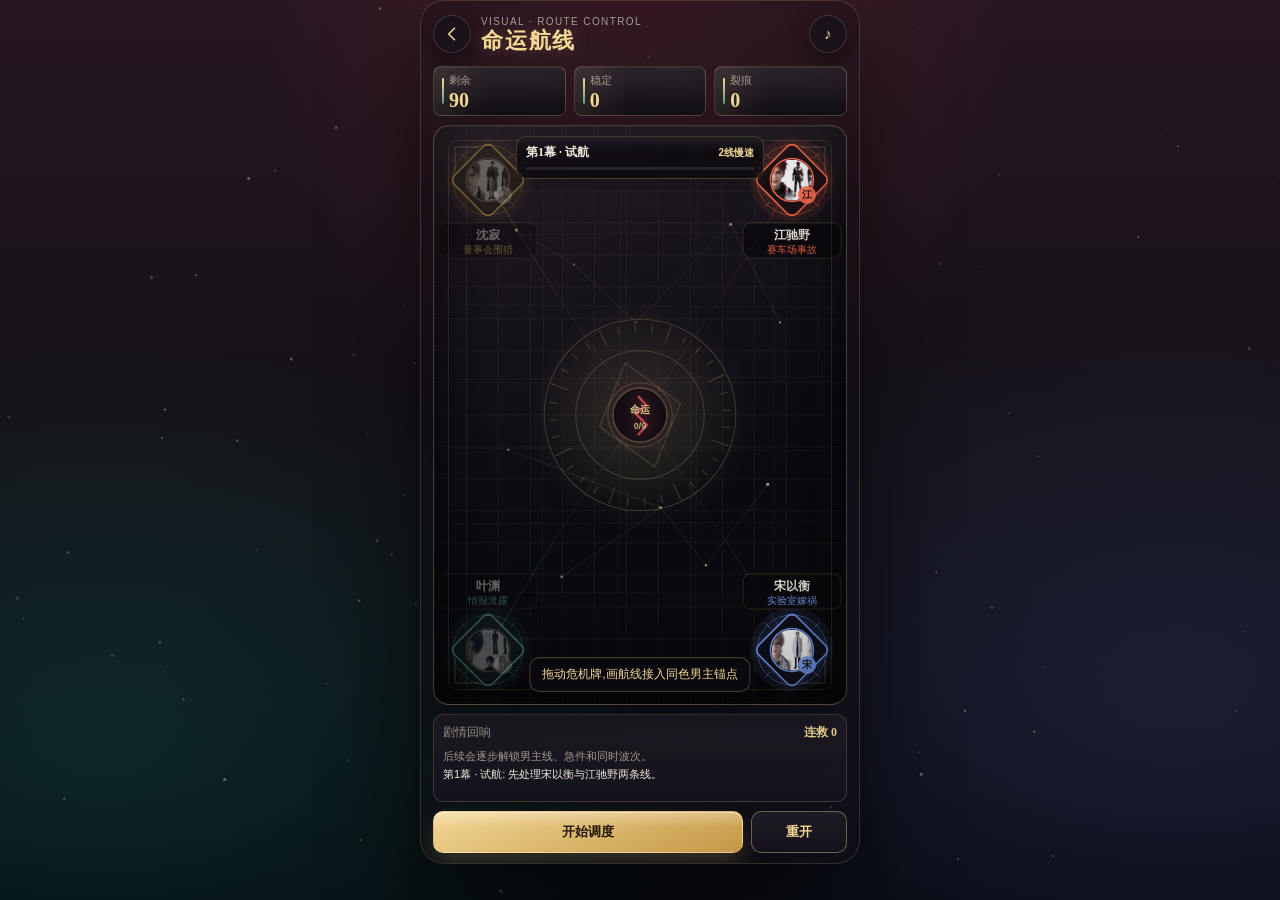
<file: dispatch/index.html>
<!DOCTYPE html>
<html lang="zh-CN">
<head>
<meta charset="UTF-8">
<meta name="viewport" content="width=device-width, initial-scale=1.0, maximum-scale=1.0, user-scalable=no, viewport-fit=cover">
<meta name="theme-color" content="#100e16">
<title>命运航线 · 可视化调度 Demo</title>
<link rel="stylesheet" href="dispatch.css?v=304">
</head>
<body>
<canvas id="sky" aria-hidden="true"></canvas>

<main class="app">
  <header class="topbar">
    <a class="icon-btn" href="../home/index.html" title="主界面">
      <svg viewBox="0 0 24 24" fill="none" stroke="currentColor" stroke-width="1.8"><path d="M15 5l-7 7 7 7" stroke-linecap="round" stroke-linejoin="round"/></svg>
    </a>
    <div class="title-block">
      <div class="eyebrow">VISUAL · ROUTE CONTROL</div>
      <h1>命运航线</h1>
    </div>
    <button class="icon-btn" id="btnSound" title="音效">♪</button>
  </header>

  <section class="status-grid" aria-label="调度状态">
    <div class="stat"><span>剩余</span><b id="timeText">90</b></div>
    <div class="stat"><span>稳定</span><b id="saveText">0</b></div>
    <div class="stat"><span>裂痕</span><b id="crackText">0</b></div>
  </section>

  <section class="stage-wrap" aria-label="命运航线调度区">
    <canvas id="stage"></canvas>
    <div class="level-strip" aria-label="当前关卡">
      <div class="level-row">
        <span id="levelName">第1幕 · 试航</span>
        <b id="levelRule">2线慢速</b>
      </div>
      <div class="level-meter"><i id="levelMeter"></i></div>
    </div>
    <div class="stage-hint" id="stageHint">拖动危机牌,画航线接入同色男主锚点</div>
  </section>

  <section class="log-panel" aria-label="剧情回响">
    <div class="panel-head">
      <span>剧情回响</span>
      <b id="comboText">连救 0</b>
    </div>
    <div class="log-feed" id="logFeed"></div>
  </section>

  <footer class="footer-row">
    <button class="main-btn" id="btnStart">开始调度</button>
    <button class="ghost-btn" id="btnRestart">重开</button>
  </footer>
</main>

<div class="toast" id="toast"></div>
<div class="overlay" id="overlay" aria-hidden="true">
  <div class="modal" id="modal"></div>
</div>

<script src="dispatch.js?v=309"></script>
</body>
</html>
</file>
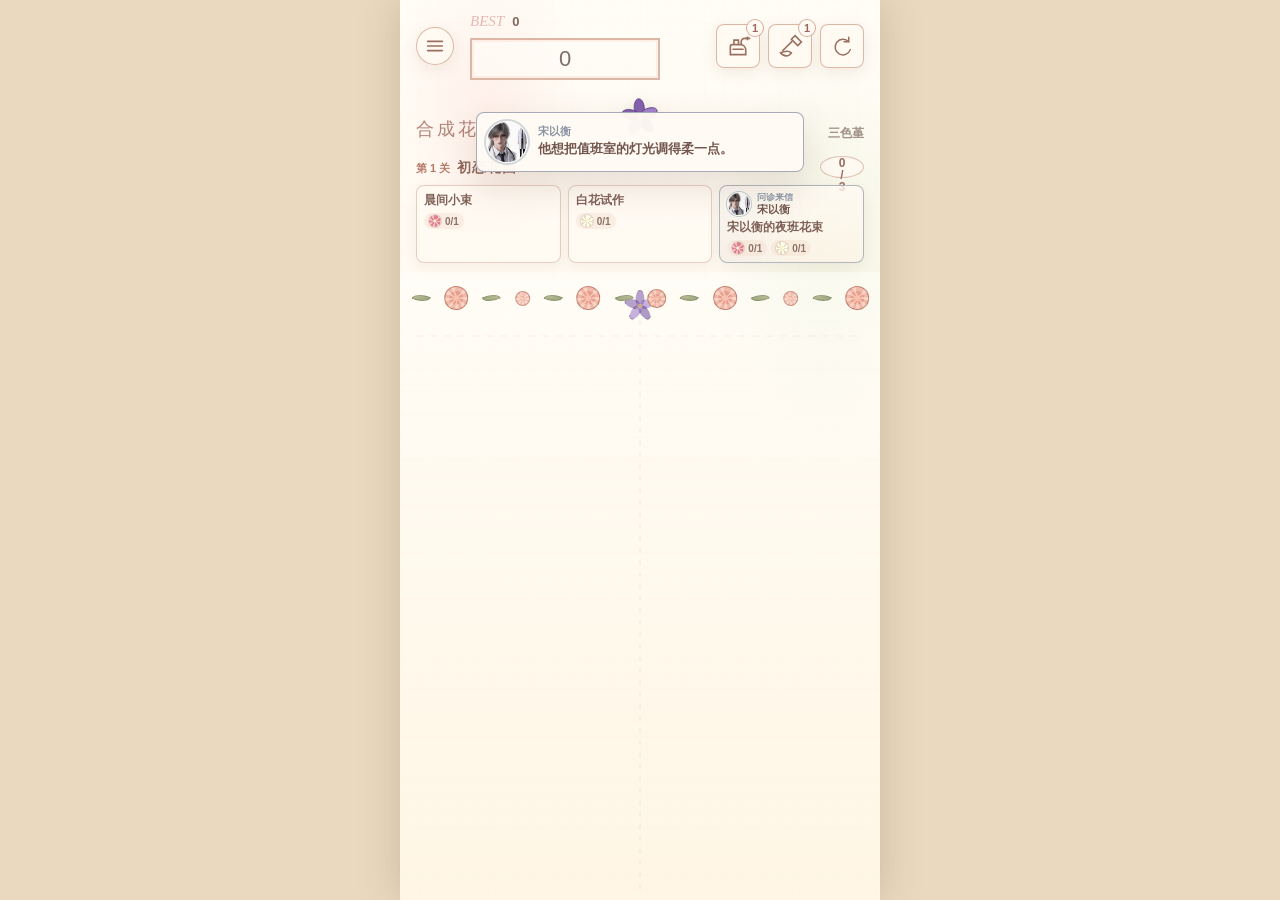
<file: flower/index.html>
<!DOCTYPE html>
<html lang="zh-CN">
<head>
<meta charset="UTF-8">
<meta name="viewport" content="width=device-width, initial-scale=1.0, maximum-scale=1.0, user-scalable=no, viewport-fit=cover">
<meta name="theme-color" content="#fbf6ea">
<title>合成花 · 内部演示</title>
<link rel="icon" href="data:image/svg+xml,%3Csvg xmlns='http://www.w3.org/2000/svg' viewBox='0 0 64 64'%3E%3Ccircle cx='32' cy='32' r='8' fill='%23f3cf66'/%3E%3Ccircle cx='24' cy='22' r='12' fill='%23dc8190'/%3E%3Ccircle cx='40' cy='22' r='12' fill='%23f6bcc1'/%3E%3Ccircle cx='22' cy='40' r='12' fill='%23b8a1dc'/%3E%3Ccircle cx='42' cy='40' r='12' fill='%238fb0e4'/%3E%3C/svg%3E">
<link rel="stylesheet" href="flower.css?v=007">
</head>
<body>
<main class="garden" id="garden">
  <header class="hud">
    <div class="hud-row">
      <a class="icon-btn" href="../merge/index.html" title="缀星合成">
        <svg viewBox="0 0 24 24" fill="none" stroke="currentColor" stroke-width="1.8">
          <path d="M4 7h16M4 12h16M4 17h16" stroke-linecap="round"/>
        </svg>
      </a>

      <div class="score-block">
        <div class="best-line"><span>BEST</span><b id="bestScore">0</b></div>
        <div class="score-box" id="scoreBox">0</div>
      </div>

      <div class="tools">
        <button class="tool-btn" id="btnSpray" title="喷壶">
          <span class="tool-count" id="sprayCount">1</span>
          <svg viewBox="0 0 32 32" fill="none" stroke="currentColor" stroke-width="1.8">
            <path d="M9 14h9c3.5 0 6 2.5 6 6v5H7v-9c0-1.1.9-2 2-2Z"/>
            <path d="M19 14v-3c0-2.2 1.8-4 4-4h2"/>
            <path d="M24 7h5M26 5v4M11 14V9h5v5"/>
            <path d="M10 19h11" stroke-linecap="round"/>
          </svg>
        </button>
        <button class="tool-btn" id="btnSpade" title="花铲">
          <span class="tool-count" id="spadeCount">1</span>
          <svg viewBox="0 0 32 32" fill="none" stroke="currentColor" stroke-width="1.8">
            <path d="M21 4l7 7-4 4-7-7 4-4Z"/>
            <path d="M18 10 7 21"/>
            <path d="M5 23c3.5 4.5 9 4.5 12 0-2.6-2.2-7-2.3-12 0Z"/>
          </svg>
        </button>
        <button class="tool-btn plain" id="btnRestart" title="重新开始">
          <svg viewBox="0 0 32 32" fill="none" stroke="currentColor" stroke-width="1.9">
            <path d="M24 10a10 10 0 1 0 2 10" stroke-linecap="round"/>
            <path d="M24 4v6h-6" stroke-linecap="round" stroke-linejoin="round"/>
          </svg>
        </button>
      </div>
    </div>

    <div class="next-row">
      <span class="brand">合成花</span>
      <canvas id="nextCanvas" width="74" height="74" aria-label="下一朵花"></canvas>
      <span class="tier-name" id="tierName">三色堇</span>
    </div>

    <section class="bouquet-panel" aria-label="今日花束">
      <div class="bouquet-head">
        <button class="level-info" id="btnLevelBook" title="关卡花册">
          <span><em id="levelTag">第 1 关</em><strong id="levelName">初恋花园</strong></span>
          <svg viewBox="0 0 24 24" fill="none" stroke="currentColor" stroke-width="2">
            <path d="m8 10 4 4 4-4" stroke-linecap="round" stroke-linejoin="round"/>
          </svg>
        </button>
        <b><span id="bouquetCount">0</span>/<span id="bouquetGoal">3</span></b>
      </div>
      <div class="bouquet-orders" id="bouquetOrders"></div>
    </section>
  </header>

  <section class="field-wrap" id="fieldWrap">
    <div class="garland" aria-hidden="true">
      <i class="rose small"></i><i class="leaf"></i><i class="rose"></i><i class="leaf flip"></i>
      <i class="rose tiny"></i><i class="leaf"></i><i class="rose"></i><i class="leaf flip"></i>
      <i class="rose small"></i><i class="leaf"></i><i class="rose"></i><i class="leaf flip"></i>
      <i class="rose tiny"></i><i class="leaf"></i><i class="rose"></i><i class="leaf flip"></i>
    </div>
    <canvas id="game"></canvas>
  </section>

  <div class="toast" id="toast"></div>
  <div class="overlay" id="overlay" aria-hidden="true">
    <div class="modal">
      <div class="modal-title" id="modalTitle">花园已满</div>
      <div class="modal-score"><span id="finalScore">0</span></div>
      <div class="modal-stats" id="modalStats"></div>
      <div class="modal-actions">
        <button class="modal-btn" id="btnNextLevel" hidden>下一关</button>
        <button class="modal-btn minor" id="btnAgain">再开一局</button>
        <button class="modal-btn minor" id="btnLevels">关卡花册</button>
      </div>
    </div>
  </div>

  <div class="level-overlay" id="levelOverlay" aria-hidden="true">
    <div class="level-modal">
      <div class="level-modal-head">
        <div>
          <span>花册</span>
          <strong>选择关卡</strong>
        </div>
        <button class="level-close" id="btnCloseLevels" title="关闭">
          <svg viewBox="0 0 24 24" fill="none" stroke="currentColor" stroke-width="2">
            <path d="M6 6l12 12M18 6 6 18" stroke-linecap="round"/>
          </svg>
        </button>
      </div>
      <div class="level-grid" id="levelGrid"></div>
    </div>
  </div>
</main>

<script src="flower.js?v=007"></script>
</body>
</html>
</file>
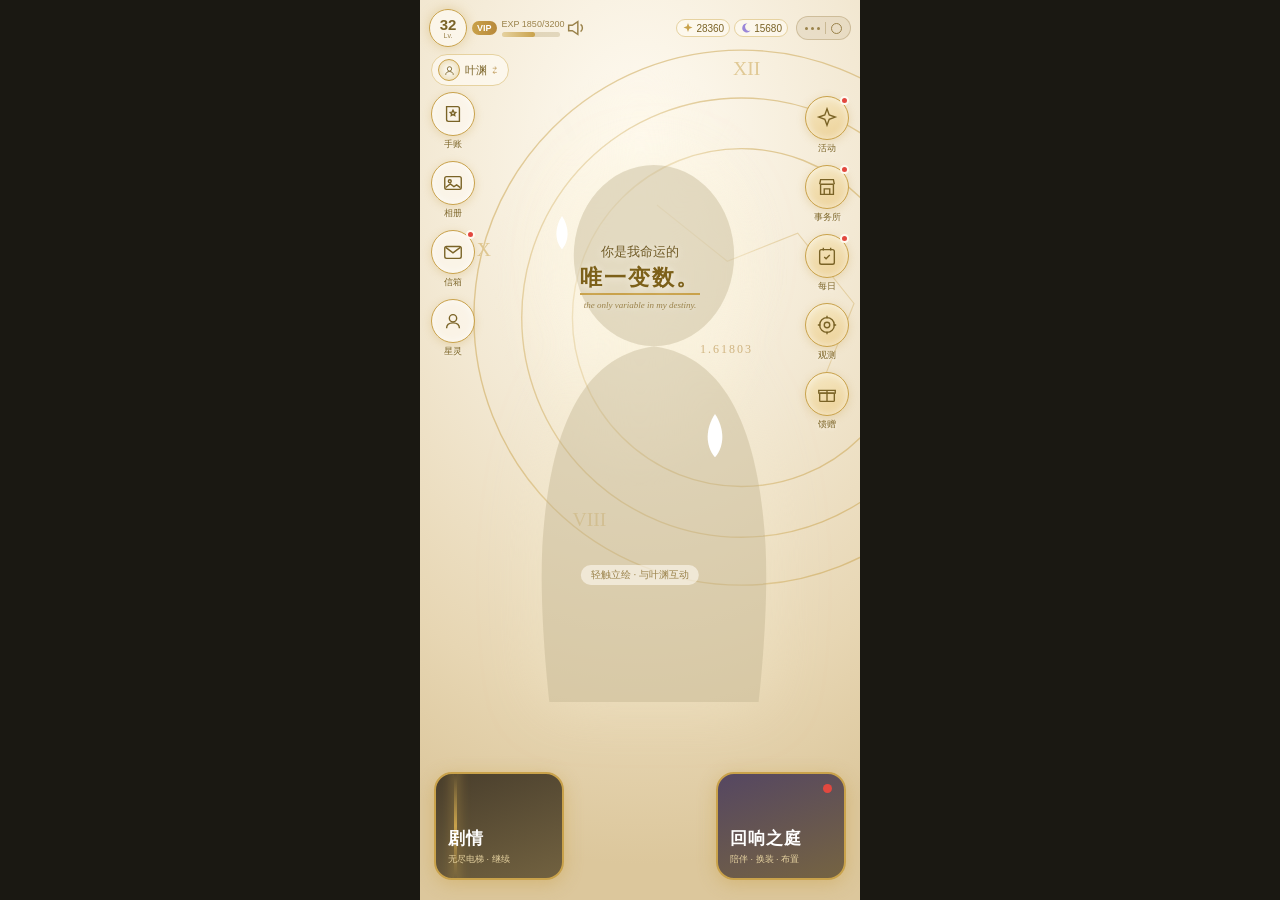
<file: home/index.html>
<!DOCTYPE html>
<html lang="zh-CN">
<head>
<meta charset="UTF-8">
<meta name="viewport" content="width=device-width, initial-scale=1.0, maximum-scale=1.0, user-scalable=no, viewport-fit=cover">
<meta name="theme-color" content="#efe6d4">
<title>星盘影游 · 主界面原型</title>
<style>
  :root{--gold:#c9a24b;--gold2:#bf9b5a;--gold-soft:#e6d2a0;--ink:#7a6326;--ink2:#9a824a;--white:#fffaf0}
  *{margin:0;padding:0;box-sizing:border-box;-webkit-tap-highlight-color:transparent}
  html,body{height:100%}
  body{font-family:"PingFang SC","Microsoft YaHei",-apple-system,sans-serif;background:#1a1812;display:flex;justify-content:center;overflow:hidden}
  .app{position:relative;width:100%;max-width:440px;height:100vh;height:100dvh;overflow:hidden;color:var(--ink);user-select:none;
    background:radial-gradient(120% 80% at 50% 16%, #fffbf2 0%, #f3e9d4 42%, #e7d6b3 78%, #dcc79c 100%)}

  /* ===== 立绘看板 = 家(根) ===== */
  .home{position:absolute;inset:0;z-index:10}
  .topbar{position:absolute;top:0;left:0;right:0;display:flex;align-items:center;gap:5px;padding:9px 9px;z-index:14}
  .lv{position:relative;width:38px;height:38px;flex:none;border-radius:50%;border:1.5px solid var(--gold);background:rgba(255,251,242,.7);display:flex;flex-direction:column;align-items:center;justify-content:center;box-shadow:0 0 12px rgba(201,162,75,.4);cursor:pointer}
  .lv b{font-size:15px;color:var(--ink);line-height:1}.lv span{font-size:7px;color:var(--ink2)}
  .exp{flex:none;width:58px}.exp .num{font-size:9px;color:var(--ink2);margin-bottom:3px;white-space:nowrap}
  .exp .bar{height:5px;border-radius:3px;background:rgba(154,130,74,.25);overflow:hidden}
  .exp .fill{height:100%;width:58%;background:linear-gradient(90deg,var(--gold-soft),var(--gold));border-radius:3px}
  .cur{margin-left:auto;display:flex;gap:4px;align-items:center}
  .coin{display:flex;align-items:center;gap:2px;background:rgba(255,251,242,.66);border:1px solid var(--gold-soft);border-radius:12px;padding:2px 5px;font-size:10px;color:var(--ink);white-space:nowrap}
  .coin svg{width:12px;height:12px;flex:none}
  .capsule{flex:none;display:flex;align-items:center;gap:3px;padding:5px 8px;border-radius:14px;border:1px solid rgba(154,130,74,.35);background:rgba(180,160,120,.18);margin-left:3px}
  .capsule .cd{width:3px;height:3px;border-radius:50%;background:var(--ink2)}
  .capsule .cdiv{width:1px;height:12px;background:rgba(154,130,74,.4);margin:0 2px}
  .capsule .cc{width:11px;height:11px;border-radius:50%;border:1.4px solid var(--ink2)}
  .vip{flex:none;font-size:9px;color:#fff;background:linear-gradient(90deg,#caa24b,#b8893a);border-radius:8px;padding:2px 5px;font-weight:600;cursor:pointer}
  .ann{width:22px;height:22px;flex:none;color:var(--ink2);cursor:pointer}

  .stage{position:absolute;inset:0;overflow:hidden}
  .astro{position:absolute;top:4%;left:50%;transform:translateX(-32%);width:128%;max-width:580px;opacity:.5;color:var(--gold);animation:spin 120s linear infinite}
  @keyframes spin{to{transform:translateX(-32%) rotate(360deg)}}
  .glow{position:absolute;top:6%;left:50%;transform:translateX(-50%);width:88%;height:62%;background:radial-gradient(50% 50% at 50% 40%, rgba(255,250,235,.9), rgba(255,245,220,.2) 60%, transparent 75%);filter:blur(2px)}
  .portrait{position:absolute;bottom:22%;left:50%;transform:translateX(-46%);height:62%;width:auto;color:#cabd9a;opacity:.5;filter:drop-shadow(0 0 30px rgba(245,235,205,.8))}
  .feather{position:absolute;color:#fff;animation:float 9s ease-in-out infinite}
  .feather.f1{top:24%;left:30%;width:20px}.feather.f2{top:46%;right:30%;width:26px;animation-delay:-4s}
  @keyframes float{0%,100%{transform:translateY(0) rotate(-6deg)}50%{transform:translateY(-16px) rotate(8deg)}}
  .ratio{position:absolute;top:38%;left:50%;transform:translateX(60px);font-family:Georgia,serif;font-size:12px;color:var(--gold2);letter-spacing:2px;opacity:.7}
  .quote{position:absolute;top:27%;left:50%;transform:translateX(-50%);text-align:center;text-shadow:0 1px 8px rgba(255,250,240,.9)}
  .quote .l1{font-size:13px;color:#6f5a26}.quote .l2{font-size:22px;font-weight:600;color:#7c6019;letter-spacing:2px;margin:2px 0 6px}
  .quote .l2 b{border-bottom:2px solid var(--gold);padding-bottom:3px}
  .quote .en{font-family:Georgia,serif;font-style:italic;font-size:9px;color:var(--ink2);line-height:1.5}
  .tap-portrait{position:absolute;left:25%;right:25%;top:38%;bottom:30%;z-index:11;cursor:pointer}
  .tap-hint{position:absolute;bottom:35%;left:50%;transform:translateX(-50%);font-size:10px;color:var(--ink2);background:rgba(255,251,242,.6);border-radius:10px;padding:3px 10px;z-index:11;animation:float 3s ease-in-out infinite}

  .charsw{position:absolute;left:11px;top:54px;display:flex;align-items:center;gap:5px;background:rgba(255,251,242,.7);border:1px solid var(--gold-soft);border-radius:16px;padding:4px 10px 4px 6px;z-index:13;cursor:pointer}
  .charsw .av{width:22px;height:22px;border-radius:50%;background:radial-gradient(#fff,#e8d6a8);border:1px solid var(--gold);display:flex;align-items:center;justify-content:center}
  .charsw .av svg{width:13px;height:13px;color:var(--ink)}
  .charsw .t{font-size:11px;color:var(--ink)}.charsw .sw{font-size:11px;color:var(--gold2)}

  /* 左上 低频列 / 右上 高频列 */
  .col{position:absolute;display:flex;flex-direction:column;gap:10px;z-index:13}
  .col.l{left:11px;top:92px}.col.r{right:11px;top:96px}
  .ico{display:flex;flex-direction:column;align-items:center;gap:2px;cursor:pointer;transition:transform .15s}.ico:active{transform:scale(.9)}
  .ico .disc{position:relative;width:44px;height:44px;border-radius:50%;border:1.5px solid var(--gold);background:rgba(255,251,242,.62);display:flex;align-items:center;justify-content:center;box-shadow:0 2px 9px rgba(201,162,75,.28), inset 0 0 8px rgba(255,255,255,.6)}
  .ico.hi .disc{background:linear-gradient(160deg,#f6e9c6,#ecd095)}
  .ico .disc svg{width:22px;height:22px;color:var(--ink)}
  .ico .lab{font-size:9px;color:var(--ink);font-weight:500;text-shadow:0 1px 4px rgba(255,250,240,.9)}
  .dot{position:absolute;top:-1px;right:-1px;width:9px;height:9px;border-radius:50%;background:#e2483f;border:2px solid var(--white)}

  /* 左下/右下 两大支柱 */
  .corner{position:absolute;bottom:20px;width:130px;height:108px;border-radius:18px;border:2px solid var(--gold);overflow:hidden;cursor:pointer;z-index:13;
    display:flex;flex-direction:column;justify-content:flex-end;padding:12px;box-shadow:0 4px 18px rgba(201,162,75,.45);transition:transform .15s}
  .corner:active{transform:scale(.96)}
  .corner.left{left:14px;background:linear-gradient(160deg,rgba(60,50,34,.92),rgba(95,80,48,.85))}
  .corner.right{right:14px;background:linear-gradient(160deg,rgba(70,56,90,.9),rgba(95,78,46,.82))}
  .corner .elev-line{position:absolute;left:18px;top:-8px;bottom:-8px;width:3px;background:linear-gradient(180deg,transparent,var(--gold),transparent);box-shadow:0 0 12px var(--gold)}
  .corner .t{font-size:17px;color:#fff;font-weight:600;letter-spacing:1px;position:relative}
  .corner .d{font-size:9px;color:#e6d2a0;margin-top:3px;position:relative}
  .corner .cdot{position:absolute;top:10px;right:12px;width:9px;height:9px;border-radius:50%;background:#e2483f}

  /* ===== 通用卡片 ===== */
  .panel{background:rgba(255,251,242,.72);border:1px solid var(--gold-soft);border-radius:14px;padding:14px;margin-bottom:12px;box-shadow:0 2px 12px rgba(201,162,75,.12)}
  .panel h3{font-size:13px;color:var(--ink);margin-bottom:10px;font-weight:600}
  .li{display:flex;align-items:center;justify-content:space-between;padding:10px 12px;border-radius:10px;background:rgba(234,221,191,.55);margin-bottom:8px;font-size:13px;color:var(--ink)}
  .li:last-child{margin-bottom:0}
  .li .r{display:flex;align-items:center;gap:5px;font-size:12px;color:#fff;background:var(--gold);border-radius:8px;padding:4px 10px;cursor:pointer}
  .li.hot{background:linear-gradient(90deg,#f3e2b8,#ecd095);border:1px solid var(--gold)}
  .pip{width:7px;height:7px;border-radius:50%;background:#e2483f;display:inline-block;margin-right:6px}
  .signrow{display:flex;gap:6px}
  .signcell{flex:1;aspect-ratio:1;border-radius:9px;border:1px solid var(--gold-soft);background:rgba(234,221,191,.5);display:flex;flex-direction:column;align-items:center;justify-content:center;font-size:10px;color:var(--ink2);gap:2px}
  .signcell.done{background:linear-gradient(180deg,#f3e2b8,#e7cf9a);color:var(--ink);border-color:var(--gold)}
  .signcell.today2{border:2px solid #e2483f}.signcell b{font-size:14px;color:var(--ink)}
  .work{display:flex;gap:12px;align-items:center;padding:14px;border-radius:14px;margin-bottom:12px;background:linear-gradient(120deg,rgba(50,42,28,.92),rgba(80,66,40,.85));color:#f3e7cc;cursor:pointer}
  .work .cover{width:64px;height:84px;border-radius:9px;flex:none;border:1px solid var(--gold);background:radial-gradient(60% 60% at 50% 30%, #6b5fa0, #2a2350)}
  .work h4{font-size:15px;color:#fff;margin-bottom:5px}.work p{font-size:11px;color:#d9c79f;line-height:1.5}
  .work .go{margin-top:7px;display:inline-block;font-size:11px;color:#1a1812;background:var(--gold-soft);border-radius:7px;padding:3px 10px}
  .gachacard{background:linear-gradient(160deg,rgba(60,50,32,.9),rgba(95,78,46,.85));border:1px solid var(--gold);border-radius:14px;padding:18px 14px;text-align:center;color:#f3e7cc;margin-bottom:12px}
  .gachacard h4{font-size:15px;color:#fff;margin-bottom:4px}.gachacard p{font-size:11px;color:#d9c79f;margin-bottom:14px}
  .gbtns{display:flex;gap:8px}.gbtns .b{flex:1;padding:10px;border-radius:10px;font-size:13px;background:rgba(255,251,242,.85);color:var(--ink);font-weight:600;cursor:pointer}
  .gbtns .b.x10{background:linear-gradient(160deg,#f3e2b8,#e0c386);border:1px solid var(--gold)}
  .grid2{display:grid;grid-template-columns:repeat(2,1fr);gap:10px}
  .gcell{border-radius:12px;padding:16px 10px;font-size:13px;text-align:center;cursor:pointer;background:rgba(255,251,242,.72);border:1px solid var(--gold-soft);color:var(--ink);transition:transform .15s}.gcell:active{transform:scale(.96)}
  .gcell .gt{font-weight:600;margin-bottom:4px}.gcell .gd{font-size:10px;color:var(--ink2)}
  .gcell.feat{background:linear-gradient(150deg,#f3e2b8,#e6cf9c);border:2px solid var(--gold)}
  .gcell.dark{background:linear-gradient(150deg,rgba(40,33,24,.92),rgba(70,56,90,.8));color:#f3e7cc}.gcell.dark .gd{color:#cdbce8}
  .muted{font-size:11px;color:var(--ink2);text-align:center;margin-top:4px}
  .gbtn{display:inline-block;font-size:11px;background:rgba(60,50,32,.85);color:#f3e7cc;border:1px solid var(--gold-soft);border-radius:8px;padding:7px 12px;margin:3px 5px 0 0;cursor:pointer}
  .room-portrait{width:100px;height:130px;border-radius:12px;border:1px solid var(--gold);margin:6px auto 12px;background:radial-gradient(60% 50% at 50% 35%,#7a6fb0,#2a2350);display:flex;align-items:center;justify-content:center}
  .room-portrait svg{width:44px;height:44px;color:#cdbce8}
  .msg{max-width:80%;font-size:13px;padding:9px 12px;border-radius:12px;line-height:1.5}
  .msg.him{align-self:flex-start;background:linear-gradient(135deg,#f4e8cc,#ecdab2);color:var(--ink)}
  .dim{height:170px;background:linear-gradient(160deg,#211d3a,#0e1430);border:1px solid var(--gold);border-radius:12px;display:flex;flex-direction:column;align-items:center;justify-content:center;color:#e8dfc0;margin-bottom:12px}
  .dress{display:grid;grid-template-columns:repeat(3,1fr);gap:8px}
  .dress .d{aspect-ratio:3/4;border-radius:10px;border:1px solid var(--gold-soft);background:rgba(234,221,191,.5);display:flex;align-items:flex-end;justify-content:center;padding-bottom:6px;font-size:10px;color:var(--ink2);cursor:pointer}
  .dress .d.on{border:2px solid var(--gold);background:linear-gradient(160deg,#f3e2b8,#e6d0a0);color:var(--ink)}
  .seg{display:flex;gap:6px;margin-bottom:12px}.seg .s{flex:1;text-align:center;padding:8px;border-radius:9px;font-size:12px;background:rgba(234,221,191,.5);color:var(--ink2);cursor:pointer}.seg .s.on{background:linear-gradient(160deg,#f3e2b8,#e6d0a0);color:var(--ink);font-weight:600;border:1px solid var(--gold)}

  /* dock 已移除, 改四角 */
  .page{position:absolute;inset:0;z-index:40;background:radial-gradient(120% 80% at 50% 12%, #fffbf2, #f1e6cf 55%, #e3d2ab 100%);transform:translateX(100%);transition:transform .26s cubic-bezier(.3,.7,.3,1);display:flex;flex-direction:column;overflow:hidden}
  .page.show{transform:translateX(0)}
  .page-head{display:flex;align-items:center;gap:10px;padding:14px 14px 10px}
  .nav-btn{width:34px;height:34px;border-radius:50%;border:1px solid var(--gold-soft);background:rgba(255,251,242,.7);display:flex;align-items:center;justify-content:center;cursor:pointer;flex:none}
  .nav-btn svg{width:18px;height:18px;color:var(--ink)}
  .page-head h2{font-size:17px;color:#6f5a26;font-weight:600;letter-spacing:1px}.page-head .en{font-size:10px;color:var(--ink2);margin-left:2px}
  .page-head .x{margin-left:auto}
  .page-body{flex:1;overflow-y:auto;padding:6px 16px 24px}
  .scr-sub{font-size:11px;color:var(--ink2);margin:-2px 0 14px}

  /* 弹窗 */
  .mask{position:absolute;inset:0;z-index:50;background:rgba(40,33,22,.5);display:none;align-items:center;justify-content:center;padding:24px}
  .mask.show{display:flex}
  .modal{width:100%;max-width:340px;background:radial-gradient(120% 100% at 50% 0%,#fffbf2,#f1e6cf);border:1.5px solid var(--gold);border-radius:18px;padding:18px;position:relative;box-shadow:0 10px 40px rgba(40,33,22,.4)}
  .modal h3{font-size:16px;color:#6f5a26;font-weight:600;margin-bottom:14px;text-align:center}
  .mclose{position:absolute;top:10px;right:10px;width:28px;height:28px;border-radius:50%;border:1px solid var(--gold-soft);background:rgba(255,251,242,.8);display:flex;align-items:center;justify-content:center;cursor:pointer}
  .mclose svg{width:15px;height:15px;color:var(--ink)}
  .charlist{display:grid;grid-template-columns:repeat(2,1fr);gap:10px}
  .charcell{display:flex;flex-direction:column;align-items:center;gap:6px;padding:12px;border-radius:12px;border:1px solid var(--gold-soft);background:rgba(234,221,191,.5);cursor:pointer}
  .charcell.on{border:2px solid var(--gold);background:linear-gradient(160deg,#f3e2b8,#e6d0a0)}
  .charcell .ca{width:40px;height:40px;border-radius:50%;display:flex;align-items:center;justify-content:center}
  .charcell .ca svg{width:24px;height:24px;color:#fff}
  .charcell .cn{font-size:13px;color:var(--ink);font-weight:500}.charcell .cd{font-size:10px;color:var(--ink2)}
  .setrow{display:flex;align-items:center;justify-content:space-between;padding:11px 4px;border-bottom:1px solid var(--gold-soft);font-size:14px;color:var(--ink)}.setrow:last-child{border:none}
  .reward-ico{width:70px;height:70px;border-radius:14px;margin:0 auto 12px;background:linear-gradient(160deg,#f3e2b8,#e0c386);border:1px solid var(--gold);display:flex;align-items:center;justify-content:center}
  .reward-ico svg{width:36px;height:36px;color:var(--ink)}
  .mbtn{display:block;width:100%;margin-top:14px;padding:11px;border-radius:11px;background:linear-gradient(160deg,#f3e2b8,#d8bd80);border:1px solid var(--gold);color:#5a4a1f;font-size:14px;font-weight:600;text-align:center;cursor:pointer}

  .sheet-mask{position:absolute;inset:0;z-index:50;background:rgba(40,33,22,.35);display:none}.sheet-mask.show{display:block}
  .sheet{position:absolute;left:0;right:0;bottom:0;z-index:51;background:radial-gradient(120% 100% at 50% 0%,#fffbf2,#f1e6cf);border-top:1.5px solid var(--gold);border-radius:20px 20px 0 0;padding:16px 16px 30px;transform:translateY(100%);transition:transform .25s}
  .sheet.show{transform:translateY(0)}
  .sheet h3{font-size:14px;color:#6f5a26;text-align:center;margin-bottom:14px;font-weight:600}
  .sheet-grid{display:grid;grid-template-columns:repeat(4,1fr);gap:10px}
  .sheet-item{display:flex;flex-direction:column;align-items:center;gap:6px;cursor:pointer}
  .sheet-item .si{width:50px;height:50px;border-radius:50%;border:1.5px solid var(--gold);background:rgba(255,251,242,.8);display:flex;align-items:center;justify-content:center}
  .sheet-item .si svg{width:24px;height:24px;color:var(--ink)}
  .sheet-item span{font-size:11px;color:var(--ink)}

  .toast{position:absolute;left:50%;bottom:18%;transform:translateX(-50%) translateY(10px);z-index:60;background:rgba(50,42,28,.92);color:#f3e7cc;font-size:12.5px;padding:9px 16px;border-radius:20px;border:1px solid var(--gold-soft);opacity:0;pointer-events:none;transition:.25s;white-space:nowrap}
  .toast.show{opacity:1;transform:translateX(-50%) translateY(0)}
</style>
</head>
<body>
<div class="app" id="app">

  <!-- ===== 立绘看板 = 家(根) ===== -->
  <div class="home">
    <header class="topbar">
      <div class="lv" data-modal="profile" title="个人信息/设置"><b>32</b><span>Lv.</span></div>
      <span class="vip" data-toast="VIP 系统 · 后续开放">VIP</span>
      <div class="exp"><div class="num">EXP 1850/3200</div><div class="bar"><div class="fill"></div></div></div>
      <svg class="ann" data-toast="公告 / 活动通知" viewBox="0 0 24 24" fill="none" stroke="currentColor" stroke-width="1.6"><path d="M4 9v6h4l6 4V5L8 9z"/><path d="M17 8a5 5 0 0 1 0 8"/></svg>
      <div class="cur">
        <div class="coin"><svg viewBox="0 0 24 24" fill="#c9a24b"><path d="M12 2l2.4 6.6L21 11l-6.6 2.4L12 20l-2.4-6.6L3 11l6.6-2.4z"/></svg>28360</div>
        <div class="coin"><svg viewBox="0 0 24 24" fill="#9a86d8"><path d="M15 3a9 9 0 1 0 6 14 7 7 0 0 1-6-14z"/></svg>15680</div>
      </div>
      <div class="capsule" title="微信小游戏胶囊按钮位 · 避让"><span class="cd"></span><span class="cd"></span><span class="cd"></span><span class="cdiv"></span><span class="cc"></span></div>
    </header>

    <div class="stage">
      <svg class="astro" viewBox="0 0 200 200" fill="none" stroke="currentColor" stroke-width="0.5"><circle cx="100" cy="100" r="95"/><circle cx="100" cy="100" r="78"/><circle cx="100" cy="100" r="60"/><g font-size="7" fill="currentColor" stroke="none" font-family="Georgia,serif"><text x="97" y="14">XII</text><text x="150" y="30">I</text><text x="6" y="78">X</text><text x="40" y="174">VIII</text></g><path d="M70 60 L95 80 L120 70 L140 95 L130 120" stroke="currentColor" stroke-width="0.4" opacity="0.7"/></svg>
      <div class="glow"></div>
      <svg class="portrait" viewBox="0 0 200 320" fill="currentColor"><ellipse cx="100" cy="64" rx="46" ry="52"/><path d="M100 116 C58 122 40 165 36 230 C34 270 40 320 40 320 L160 320 C160 320 166 270 164 230 C160 165 142 122 100 116 Z"/></svg>
      <svg class="feather f1" viewBox="0 0 24 40" fill="#fff"><path d="M12 0 C4 12 2 28 12 40 C22 28 20 12 12 0Z"/></svg>
      <svg class="feather f2" viewBox="0 0 24 40" fill="#fff"><path d="M12 0 C4 12 2 28 12 40 C22 28 20 12 12 0Z"/></svg>
      <div class="ratio">1.61803</div>
      <div class="quote"><div class="l1">你是我命运的</div><div class="l2"><b>唯一变数。</b></div><div class="en">the only variable in my destiny.</div></div>
    </div>
    <div class="tap-portrait" data-sheet="portrait"></div>
    <div class="tap-hint">轻触立绘 · 与<span class="leadName">叶渊</span>互动</div>

    <div class="charsw" data-modal="charsw"><div class="av"><svg viewBox="0 0 24 24" fill="none" stroke="currentColor" stroke-width="1.6"><circle cx="12" cy="9" r="4"/><path d="M5 20c0-4 3-6 7-6s7 2 7 6"/></svg></div><span class="t leadName">叶渊</span><span class="sw">⇄</span></div>

    <!-- 左上 低频 -->
    <nav class="col l">
      <div class="ico" data-page="diary"><div class="disc"><svg viewBox="0 0 24 24" fill="none" stroke="currentColor" stroke-width="1.5"><path d="M5 4h12a2 2 0 0 1 2 2v14H7a2 2 0 0 1-2-2z"/><path d="M12 8l1 2 2 .3-1.5 1.4.4 2-1.9-1-1.9 1 .4-2L9 10.3 11 10z"/></svg></div><div class="lab">手账</div></div>
      <div class="ico" data-page="album"><div class="disc"><svg viewBox="0 0 24 24" fill="none" stroke="currentColor" stroke-width="1.5"><rect x="3" y="5" width="18" height="14" rx="2"/><circle cx="8.5" cy="10" r="1.6"/><path d="M4 17l5-4 4 3 3-2 4 3"/></svg></div><div class="lab">相册</div></div>
      <div class="ico" data-page="mailbox"><div class="disc"><div class="dot"></div><svg viewBox="0 0 24 24" fill="none" stroke="currentColor" stroke-width="1.5"><rect x="3" y="6" width="18" height="13" rx="2"/><path d="M4 7l8 6 8-6"/></svg></div><div class="lab">信箱</div></div>
      <div class="ico" data-page="stella"><div class="disc"><svg viewBox="0 0 24 24" fill="none" stroke="currentColor" stroke-width="1.5"><circle cx="12" cy="9" r="4"/><path d="M5 20c0-4 3-6 7-6s7 2 7 6"/></svg></div><div class="lab">星灵</div></div>
    </nav>

    <!-- 右上 高频 -->
    <nav class="col r">
      <div class="ico hi" data-page="activity"><div class="disc"><div class="dot"></div><svg viewBox="0 0 24 24" fill="none" stroke="currentColor" stroke-width="1.5"><path d="M12 2l2.4 6.6L21 11l-6.6 2.4L12 20l-2.4-6.6L3 11l6.6-2.4z"/></svg></div><div class="lab">活动</div></div>
      <div class="ico hi" data-page="agency"><div class="disc"><div class="dot"></div><svg viewBox="0 0 24 24" fill="none" stroke="currentColor" stroke-width="1.5"><path d="M4 9l1-5h14l1 5M5 9v11h14V9M5 9h14"/><path d="M9 20v-6h6v6"/></svg></div><div class="lab">事务所</div></div>
      <div class="ico hi" data-page="daily"><div class="disc"><div class="dot"></div><svg viewBox="0 0 24 24" fill="none" stroke="currentColor" stroke-width="1.5"><rect x="4" y="5" width="16" height="16" rx="2"/><path d="M9 13l2 2 4-4M8 3v3M16 3v3"/></svg></div><div class="lab">每日</div></div>
      <div class="ico hi" data-page="observe"><div class="disc"><svg viewBox="0 0 24 24" fill="none" stroke="currentColor" stroke-width="1.5"><circle cx="12" cy="12" r="8"/><circle cx="12" cy="12" r="3"/><path d="M12 2v3M12 19v3M2 12h3M19 12h3"/></svg></div><div class="lab">观测</div></div>
      <div class="ico hi" data-page="gifts"><div class="disc"><svg viewBox="0 0 24 24" fill="none" stroke="currentColor" stroke-width="1.5"><rect x="4" y="11" width="16" height="9" rx="1"/><path d="M3 8h18v3H3zM12 8v12"/></svg></div><div class="lab">馈赠</div></div>
    </nav>

    <!-- 左下 剧情(影视本体) -->
    <div class="corner left" data-page="story"><div class="elev-line"></div><div class="t">剧情</div><div class="d">无尽电梯 · 继续</div></div>

    <!-- 右下 家园(男主陪伴) -->
    <div class="corner right" data-page="court"><div class="cdot"></div><div class="t">回响之庭</div><div class="d">陪伴 · 换装 · 布置</div></div>
  </div>

  <!-- ===== 剧情 ===== -->
  <section class="page" id="p-story"><div class="page-head"><div class="nav-btn" data-back><svg viewBox="0 0 24 24" fill="none" stroke="currentColor" stroke-width="2"><path d="M15 5l-7 7 7 7"/></svg></div><h2>无尽电梯 <span class="en">剧情</span></h2><div class="nav-btn x" data-home><svg viewBox="0 0 24 24" fill="none" stroke="currentColor" stroke-width="2"><path d="M6 6l12 12M18 6L6 18"/></svg></div></div>
    <div class="page-body"><div class="work" data-toast="进入《命运之轮》第三章"><div class="cover"></div><div><h4>命运之轮 · 千年循环</h4><p>第三章 · 暮星城上空的裂隙<br>断点续玩</p><span class="go">继续 →</span></div></div>
      <div class="panel"><h3>每日 bonus 番外</h3><div class="li hot"><span><span class="pip"></span>今日已更新 · 1-2 分钟</span><span class="r" data-toast="播放今日 bonus">观看</span></div></div>
      <div class="panel"><h3>作品选择</h3><div class="li"><span>民国百乐门(筹备中)</span><span class="r" data-toast="后续作品逐步解锁">敬请期待</span></div></div></div></section>

  <!-- ===== 活动 ===== -->
  <section class="page" id="p-activity"><div class="page-head"><div class="nav-btn" data-back><svg viewBox="0 0 24 24" fill="none" stroke="currentColor" stroke-width="2"><path d="M15 5l-7 7 7 7"/></svg></div><h2>活动 <span class="en">Events</span></h2><div class="nav-btn x" data-home><svg viewBox="0 0 24 24" fill="none" stroke="currentColor" stroke-width="2"><path d="M6 6l12 12M18 6L6 18"/></svg></div></div>
    <div class="page-body"><div class="work" data-toast="限时活动详情"><div class="cover"></div><div><h4>星陨之约 · 限时</h4><p>登录/任务得限定形态</p><span class="go">前往 →</span></div></div>
      <div class="panel"><h3>进行中</h3><div class="li"><span>双倍星砂 · 周末</span><span class="r" data-toast="活动详情">查看</span></div><div class="li"><span>新作预热 · 民国百乐门</span><span class="r" data-toast="活动详情">查看</span></div></div></div></section>

  <!-- ===== 家园(回响之庭) ===== -->
  <section class="page" id="p-court"><div class="page-head"><div class="nav-btn" data-back><svg viewBox="0 0 24 24" fill="none" stroke="currentColor" stroke-width="2"><path d="M15 5l-7 7 7 7"/></svg></div><h2>回响之庭 <span class="en">家园</span></h2><div class="nav-btn x" data-home><svg viewBox="0 0 24 24" fill="none" stroke="currentColor" stroke-width="2"><path d="M6 6l12 12M18 6L6 18"/></svg></div></div>
    <div class="page-body"><div class="scr-sub">和男主打交道 · 布置你的庭院</div>
      <div class="grid2">
        <div class="gcell feat" data-page="room"><div class="gt">星轨房间</div><div class="gd">男主陪伴/聊天</div></div>
        <div class="gcell feat" data-page="dressup"><div class="gt">换装</div><div class="gd">男主 + 女主</div></div>
        <div class="gcell" data-page="decorate"><div class="gt">布置装修</div><div class="gd">家具/庭院</div></div>
        <div class="gcell" data-page="diary"><div class="gt">记忆书房</div><div class="gd">剧情/记忆收集</div></div>
        <div class="gcell dark" data-page="arena"><div class="gt">裂隙处理室</div><div class="gd">小游戏竞技</div></div>
      </div>
      <div class="muted" style="margin-top:8px">星灵助手在庭内跑动 · 右上工具可进装修模式</div></div></section>

  <!-- ===== 事务所(经营,保留) ===== -->
  <section class="page" id="p-agency"><div class="page-head"><div class="nav-btn" data-back><svg viewBox="0 0 24 24" fill="none" stroke="currentColor" stroke-width="2"><path d="M15 5l-7 7 7 7"/></svg></div><h2>命运事务所 <span class="en">经营</span></h2><div class="nav-btn x" data-home><svg viewBox="0 0 24 24" fill="none" stroke="currentColor" stroke-width="2"><path d="M6 6l12 12M18 6L6 18"/></svg></div></div>
    <div class="page-body"><div class="scr-sub">签到 / 收益 / 委托 / 派遣 / 今日挑战</div>
      <div class="panel"><h3>每日签到 · 第 5 天</h3><div class="signrow" data-modal="signin"><div class="signcell done"><b>1</b>星砂</div><div class="signcell done"><b>2</b>星砂</div><div class="signcell done"><b>3</b>材料</div><div class="signcell done"><b>4</b>星砂</div><div class="signcell today2"><b>5</b>月辉</div></div></div>
      <div class="panel"><h3>今日事项</h3><div class="li"><span><span class="pip"></span>挂机收益 · 1240 星砂</span><span class="r" data-modal="reward">领取</span></div><div class="li hot"><span><span class="pip"></span>今日裂隙挑战(小游戏)</span><span class="r" data-page="minigame">去玩 →</span></div></div>
      <div class="panel"><h3>委托案卷</h3><div class="li"><span>都市委托 · 码头失窃案</span><span class="r" data-toast="派遣男主/助手处理">派遣</span></div><div class="li"><span>心愿委托 · 居民来访</span><span class="r" data-toast="处理心愿委托">处理</span></div><div class="li"><span>高级委托 · 随机刷新</span><span class="r" data-toast="高级委托产月辉碎片">前往</span></div></div>
      <div class="panel"><h3>星砂工坊 · 资源</h3><div class="li"><span>星砂产出 · 仓库</span><span class="r" data-toast="资源产出明细/仓库">查看</span></div><div class="li"><span>材料合成 · 星砂炉</span><span class="r" data-toast="材料转化合成">合成</span></div></div>
      <div class="panel"><h3>共鸣台 · 养成</h3><div class="li"><span>形态培养</span><span class="r" data-toast="男主形态培养">前往</span></div><div class="li"><span>小游戏局外加成</span><span class="r" data-toast="局外加成配置">配置</span></div></div></div></section>

  <!-- ===== 每日任务 ===== -->
  <section class="page" id="p-daily"><div class="page-head"><div class="nav-btn" data-back><svg viewBox="0 0 24 24" fill="none" stroke="currentColor" stroke-width="2"><path d="M15 5l-7 7 7 7"/></svg></div><h2>每日 <span class="en">任务/活跃</span></h2><div class="nav-btn x" data-home><svg viewBox="0 0 24 24" fill="none" stroke="currentColor" stroke-width="2"><path d="M6 6l12 12M18 6L6 18"/></svg></div></div>
    <div class="page-body"><div class="panel"><h3>今日活跃度 · 120/120</h3><div class="exp" style="width:100%"><div class="bar"><div class="fill" style="width:100%"></div></div></div></div>
      <div class="panel"><h3>每日任务</h3><div class="li"><span>推进剧情 1 段</span><span class="r" data-modal="reward">领取</span></div><div class="li"><span>完成 1 局小游戏</span><span class="r" data-page="minigame">去玩</span></div><div class="li"><span>观测 1 次</span><span class="r" data-page="observe">前往</span></div><div class="li"><span>与男主互动 1 次</span><span class="r" data-page="room">前往</span></div></div></div></section>

  <!-- ===== 观测 ===== -->
  <section class="page" id="p-observe"><div class="page-head"><div class="nav-btn" data-back><svg viewBox="0 0 24 24" fill="none" stroke="currentColor" stroke-width="2"><path d="M15 5l-7 7 7 7"/></svg></div><h2>观测 <span class="en">星核穹顶</span></h2><div class="nav-btn x" data-home><svg viewBox="0 0 24 24" fill="none" stroke="currentColor" stroke-width="2"><path d="M6 6l12 12M18 6L6 18"/></svg></div></div>
    <div class="page-body"><div class="gachacard"><h4>本期主池 · 誓约形态</h4><p>心愿定轨：宋以衡 · 誓约</p><div class="gbtns"><div class="b" data-modal="reward">单次观测</div><div class="b x10" data-modal="reward">十次观测</div></div></div>
      <div class="panel"><div class="li"><span>关键道具兑换</span><span class="r" data-toast="月辉兑换关键道具">前往</span></div><div class="li"><span>概率公示</span><span class="r" data-toast="查看概率公示(合规)">查看</span></div></div><div class="muted">无现金购抽 · 月辉来自游戏行为(合规)</div></div></section>

  <!-- ===== 馈赠 ===== -->
  <section class="page" id="p-gifts"><div class="page-head"><div class="nav-btn" data-back><svg viewBox="0 0 24 24" fill="none" stroke="currentColor" stroke-width="2"><path d="M15 5l-7 7 7 7"/></svg></div><h2>馈赠 <span class="en">Gifts</span></h2><div class="nav-btn x" data-home><svg viewBox="0 0 24 24" fill="none" stroke="currentColor" stroke-width="2"><path d="M6 6l12 12M18 6L6 18"/></svg></div></div>
    <div class="page-body"><div class="panel"><h3>新手 7 日礼包</h3><div class="li hot"><span>第 3 天 · 月辉 ×300</span><span class="r" data-modal="reward">领取</span></div></div><div class="panel"><h3>男主求助 · 低保补给</h3><div class="li"><span>炎烈 · 复活 ×1</span><span class="r" data-toast="观看广告获得复活">观看广告</span></div><div class="muted">无现金购抽，广告仅补给</div></div></div></section>

  <!-- ===== 手账 ===== -->
  <section class="page" id="p-diary"><div class="page-head"><div class="nav-btn" data-back><svg viewBox="0 0 24 24" fill="none" stroke="currentColor" stroke-width="2"><path d="M15 5l-7 7 7 7"/></svg></div><h2>星轨手账 <span class="en">收集册</span></h2><div class="nav-btn x" data-home><svg viewBox="0 0 24 24" fill="none" stroke="currentColor" stroke-width="2"><path d="M6 6l12 12M18 6L6 18"/></svg></div></div>
    <div class="page-body"><div class="panel"><h3>男主记忆碎片 · 12/40</h3><div class="grid2" style="grid-template-columns:repeat(3,1fr)"><div class="gcell" data-toast="记忆：炎烈·初遇"><div class="gt" style="font-size:11px">炎烈·初遇</div></div><div class="gcell" data-toast="记忆：沈寂·契约"><div class="gt" style="font-size:11px">沈寂·契约</div></div><div class="gcell"><div class="gt" style="font-size:11px;color:var(--ink2)">???</div></div><div class="gcell" data-toast="记忆：叶渊·情报"><div class="gt" style="font-size:11px">叶渊·情报</div></div><div class="gcell"><div class="gt" style="font-size:11px;color:var(--ink2)">???</div></div><div class="gcell"><div class="gt" style="font-size:11px;color:var(--ink2)">???</div></div></div></div></div></section>

  <!-- ===== 相册 ===== -->
  <section class="page" id="p-album"><div class="page-head"><div class="nav-btn" data-back><svg viewBox="0 0 24 24" fill="none" stroke="currentColor" stroke-width="2"><path d="M15 5l-7 7 7 7"/></svg></div><h2>相册 <span class="en">拍照/分享</span></h2><div class="nav-btn x" data-home><svg viewBox="0 0 24 24" fill="none" stroke="currentColor" stroke-width="2"><path d="M6 6l12 12M18 6L6 18"/></svg></div></div>
    <div class="page-body"><div class="li hot" style="justify-content:center;margin-bottom:12px"><span class="r" style="padding:8px 20px" data-toast="进入拍照模式(立绘合影)">＋ 拍照合影</span></div>
      <div class="grid2"><div class="gcell dark" data-toast="查看/分享照片"><div class="gt" style="font-size:11px">叶渊·星夜</div></div><div class="gcell dark" data-toast="查看/分享照片"><div class="gt" style="font-size:11px">炎烈·机车</div></div><div class="gcell" data-toast="战绩卡分享"><div class="gt" style="font-size:11px">战绩卡</div><div class="gd">一键分享</div></div><div class="gcell"><div class="gt" style="font-size:11px;color:var(--ink2)">＋</div></div></div>
      <div class="muted">拍照 / 战绩卡 → 一键分享到社交</div></div></section>

  <!-- ===== 星灵 ===== -->
  <section class="page" id="p-stella"><div class="page-head"><div class="nav-btn" data-back><svg viewBox="0 0 24 24" fill="none" stroke="currentColor" stroke-width="2"><path d="M15 5l-7 7 7 7"/></svg></div><h2>星灵助手 <span class="en">Stella</span></h2><div class="nav-btn x" data-home><svg viewBox="0 0 24 24" fill="none" stroke="currentColor" stroke-width="2"><path d="M6 6l12 12M18 6L6 18"/></svg></div></div>
    <div class="page-body"><div class="panel"><div class="room-portrait" style="height:80px;width:80px;border-radius:50%;background:radial-gradient(#fff,#e8d6a8)"><svg viewBox="0 0 24 24" fill="none" stroke="currentColor" stroke-width="1.4"><circle cx="12" cy="9" r="4"/><path d="M5 20c0-4 3-6 7-6s7 2 7 6"/></svg></div><div class="msg him" style="max-width:100%">主人，今天的裂隙告示更新啦~ 要不要去看看？</div></div><div style="text-align:center"><span class="gbtn" data-toast="星灵闲聊(AI 试验田)">随便聊聊</span></div></div></section>

  <!-- ===== 男主房间 ===== -->
  <section class="page" id="p-room"><div class="page-head"><div class="nav-btn" data-back><svg viewBox="0 0 24 24" fill="none" stroke="currentColor" stroke-width="2"><path d="M15 5l-7 7 7 7"/></svg></div><h2>星轨房间 <span class="en">男主陪伴</span></h2><div class="nav-btn x" data-home><svg viewBox="0 0 24 24" fill="none" stroke="currentColor" stroke-width="2"><path d="M6 6l12 12M18 6L6 18"/></svg></div></div>
    <div class="page-body"><div class="room-portrait"><svg viewBox="0 0 24 24" fill="none" stroke="currentColor" stroke-width="1.4"><circle cx="12" cy="8" r="4"/><path d="M5 21c0-4 3-7 7-7s7 3 7 7"/></svg></div>
      <div class="msg him" style="margin:0 auto 14px;max-width:90%">"你来了。今晚的星图，等你很久了。"</div>
      <div style="text-align:center"><span class="gbtn" data-toast="预置聊天">聊天</span><span class="gbtn" data-page="dressup">换装</span><span class="gbtn" data-toast="心迹/好感">心迹</span><span class="gbtn" data-toast="高甜小剧场">小剧场</span></div></div></section>

  <!-- ===== 换装(男主+女主) ===== -->
  <section class="page" id="p-dressup"><div class="page-head"><div class="nav-btn" data-back><svg viewBox="0 0 24 24" fill="none" stroke="currentColor" stroke-width="2"><path d="M15 5l-7 7 7 7"/></svg></div><h2>换装 <span class="en">Dress Up</span></h2><div class="nav-btn x" data-home><svg viewBox="0 0 24 24" fill="none" stroke="currentColor" stroke-width="2"><path d="M6 6l12 12M18 6L6 18"/></svg></div></div>
    <div class="page-body"><div class="seg"><div class="s on">男主形态</div><div class="s" data-toast="切到女主服装">女主服装</div></div>
      <div class="dim" style="height:190px"><svg viewBox="0 0 24 24" width="46" height="46" fill="none" stroke="#cdbce8" stroke-width="1.2"><circle cx="12" cy="8" r="4"/><path d="M5 21c0-4 3-7 7-7s7 3 7 7"/></svg><div style="font-size:11px;margin-top:8px">形态预览</div></div>
      <div class="dress"><div class="d on">基础</div><div class="d" data-toast="切换：回响形态">回响</div><div class="d" data-toast="切换：位面形态">位面</div><div class="d" data-toast="切换：誓约形态">誓约</div><div class="d" style="color:var(--ink2)">未解锁</div><div class="d" style="color:var(--ink2)">未解锁</div></div></div></section>

  <!-- ===== 布置装修 ===== -->
  <section class="page" id="p-decorate"><div class="page-head"><div class="nav-btn" data-back><svg viewBox="0 0 24 24" fill="none" stroke="currentColor" stroke-width="2"><path d="M15 5l-7 7 7 7"/></svg></div><h2>布置装修 <span class="en">庭院</span></h2><div class="nav-btn x" data-home><svg viewBox="0 0 24 24" fill="none" stroke="currentColor" stroke-width="2"><path d="M6 6l12 12M18 6L6 18"/></svg></div></div>
    <div class="page-body"><div class="dim" style="height:160px;background:linear-gradient(160deg,#2a2350,#3a2f5a)"><div style="font-size:11px;color:#cdbce8">庭院场景 · 拖放家具</div></div>
      <div class="seg"><div class="s on">家具</div><div class="s" data-toast="墙壁/地板">墙地</div><div class="s" data-toast="氛围/光效">氛围</div></div>
      <div class="dress" style="grid-template-columns:repeat(4,1fr)"><div class="d on">星灯</div><div class="d" data-toast="摆放：书架">书架</div><div class="d" data-toast="摆放：沙发">沙发</div><div class="d" data-toast="摆放：星盘台">星盘台</div></div>
      <div class="muted" style="margin-top:10px">装修=审美向 · 轻微产出加成(不逼数值)</div></div></section>

  <!-- ===== 裂隙处理室 ===== -->
  <section class="page" id="p-arena"><div class="page-head"><div class="nav-btn" data-back><svg viewBox="0 0 24 24" fill="none" stroke="currentColor" stroke-width="2"><path d="M15 5l-7 7 7 7"/></svg></div><h2>裂隙处理室 <span class="en">竞技场</span></h2><div class="nav-btn x" data-home><svg viewBox="0 0 24 24" fill="none" stroke="currentColor" stroke-width="2"><path d="M6 6l12 12M18 6L6 18"/></svg></div></div>
    <div class="page-body"><div style="margin-bottom:12px"><span class="gbtn" data-toast="爬层挑战">爬层挑战</span><span class="gbtn" data-toast="好友榜">好友榜</span><span class="gbtn" data-toast="纯净榜(公平)">纯净榜</span><span class="gbtn" data-toast="构筑:异象/法则槽">构筑</span></div>
      <div class="panel"><h3>小游戏</h3><div class="li hot"><span>命运塔台 · 调度</span><a class="r" href="../dispatch/index.html" style="text-decoration:none">进入</a></div><div class="li"><span>缀星 · 合成</span><span class="r" data-page="play">进入</span></div><div class="li"><span>星沙 · 消除</span><span class="r" data-page="play">进入</span></div><div class="li"><span>星轨裁决 · 卡牌</span><span class="r" data-page="play">进入</span></div></div></div></section>

  <!-- ===== 今日挑战 ===== -->
  <section class="page" id="p-minigame"><div class="page-head"><div class="nav-btn" data-back><svg viewBox="0 0 24 24" fill="none" stroke="currentColor" stroke-width="2"><path d="M15 5l-7 7 7 7"/></svg></div><h2>今日裂隙挑战 <span class="en">小游戏</span></h2><div class="nav-btn x" data-home><svg viewBox="0 0 24 24" fill="none" stroke="currentColor" stroke-width="2"><path d="M6 6l12 12M18 6L6 18"/></svg></div></div>
    <div class="page-body"><div class="dim"><div style="display:flex;gap:8px;margin-bottom:12px"><span style="width:24px;height:24px;border-radius:50%;background:#e24b4a"></span><span style="width:30px;height:30px;border-radius:50%;background:#5dbe7a"></span><span style="width:22px;height:22px;border-radius:50%;background:#3c7be0"></span></div><div style="width:78%;height:5px;background:#c9a24b;border-radius:3px"></div><div style="font-size:11px;margin-top:8px">当日轮换：缀星 / 星沙 / 星轨裁决</div></div>
      <div class="li hot" style="justify-content:center"><a class="r" style="padding:8px 24px;text-decoration:none" href="../dispatch/index.html">开始挑战</a></div></div></section>

  <!-- ===== 对局 ===== -->
  <section class="page" id="p-play"><div class="page-head"><div class="nav-btn" data-back><svg viewBox="0 0 24 24" fill="none" stroke="currentColor" stroke-width="2"><path d="M15 5l-7 7 7 7"/></svg></div><h2>对局中 <span class="en">小游戏</span></h2><div class="nav-btn x" data-home><svg viewBox="0 0 24 24" fill="none" stroke="currentColor" stroke-width="2"><path d="M6 6l12 12M18 6L6 18"/></svg></div></div>
    <div class="page-body"><div class="dim" style="height:280px;background:linear-gradient(160deg,#211d3a,#0a0f24)"><div style="font-size:11px;color:#e8dfc0">(接真实小游戏 demo)</div><div style="margin-top:14px"><span style="width:26px;height:26px;border-radius:50%;background:#e24b4a;display:inline-block;margin:0 4px"></span><span style="width:34px;height:34px;border-radius:50%;background:#5dbe7a;display:inline-block;margin:0 4px"></span><span style="width:22px;height:22px;border-radius:50%;background:#3c7be0;display:inline-block;margin:0 4px"></span></div></div>
      <div class="li hot" style="justify-content:center"><span class="r" style="padding:8px 24px" data-back>结束对局 · 返回</span></div></div></section>

  <!-- ===== 弹窗 ===== -->
  <div class="mask" id="m-profile"><div class="modal"><div class="mclose" data-mclose><svg viewBox="0 0 24 24" fill="none" stroke="currentColor" stroke-width="2"><path d="M6 6l12 12M18 6L6 18"/></svg></div><h3>个人信息</h3><div class="setrow"><span>星辉见证者 · Lv.32</span><span style="color:var(--ink2)">UID 03210064</span></div><div class="setrow" data-toast="成就系统 · 12/60"><span>成就</span><span style="color:var(--gold2)">12/60 ›</span></div><div class="setrow" data-toast="好友 / 社交"><span>好友</span><span style="color:var(--gold2)">›</span></div><div class="setrow" data-toast="设置:音乐/音效/画质"><span>设置</span><span style="color:var(--gold2)">›</span></div><div class="setrow" data-toast="客服 / 问卷"><span>客服 · 问卷</span><span style="color:var(--gold2)">›</span></div><div class="setrow"><span>VIP</span><span style="color:var(--ink2)">后续开放</span></div></div></div>

  <div class="mask" id="m-signin"><div class="modal"><div class="mclose" data-mclose><svg viewBox="0 0 24 24" fill="none" stroke="currentColor" stroke-width="2"><path d="M6 6l12 12M18 6L6 18"/></svg></div><h3>每日签到 · 第 5 天</h3><div class="signrow"><div class="signcell done"><b>3</b>材料</div><div class="signcell done"><b>4</b>星砂</div><div class="signcell today2"><b>5</b>月辉</div><div class="signcell"><b>6</b>星砂</div></div><div class="mbtn" data-modal="reward">签到领取 月辉 ×50</div></div></div>

  <div class="mask" id="m-reward"><div class="modal" style="text-align:center"><div class="mclose" data-mclose><svg viewBox="0 0 24 24" fill="none" stroke="currentColor" stroke-width="2"><path d="M6 6l12 12M18 6L6 18"/></svg></div><h3>获得奖励</h3><div class="reward-ico"><svg viewBox="0 0 24 24" fill="none" stroke="currentColor" stroke-width="1.4"><path d="M12 2l2.4 6.6L21 11l-6.6 2.4L12 20l-2.4-6.6L3 11l6.6-2.4z"/></svg></div><div style="font-size:14px;color:var(--ink)">星砂 ×1240 · 月辉 ×50</div><div class="mbtn" data-mclose>确认</div></div></div>

  <div class="mask" id="m-charsw"><div class="modal"><div class="mclose" data-mclose><svg viewBox="0 0 24 24" fill="none" stroke="currentColor" stroke-width="2"><path d="M6 6l12 12M18 6L6 18"/></svg></div><h3>切换当前陪伴</h3><div class="charlist">
    <div class="charcell" data-lead="炎烈"><div class="ca" style="background:#e24b4a"><svg viewBox="0 0 24 24" fill="none" stroke="currentColor" stroke-width="1.6"><circle cx="12" cy="8" r="4"/><path d="M5 21c0-4 3-7 7-7s7 3 7 7"/></svg></div><div class="cn">炎烈</div><div class="cd">权杖·机车</div></div>
    <div class="charcell" data-lead="沈寂"><div class="ca" style="background:#d8923a"><svg viewBox="0 0 24 24" fill="none" stroke="currentColor" stroke-width="1.6"><circle cx="12" cy="8" r="4"/><path d="M5 21c0-4 3-7 7-7s7 3 7 7"/></svg></div><div class="cn">沈寂</div><div class="cd">星币·总裁</div></div>
    <div class="charcell on" data-lead="叶渊"><div class="ca" style="background:#5dbe7a"><svg viewBox="0 0 24 24" fill="none" stroke="currentColor" stroke-width="1.6"><circle cx="12" cy="8" r="4"/><path d="M5 21c0-4 3-7 7-7s7 3 7 7"/></svg></div><div class="cn">叶渊</div><div class="cd">宝剑·雅痞</div></div>
    <div class="charcell" data-lead="宋以衡"><div class="ca" style="background:#4a7bff"><svg viewBox="0 0 24 24" fill="none" stroke="currentColor" stroke-width="1.6"><circle cx="12" cy="8" r="4"/><path d="M5 21c0-4 3-7 7-7s7 3 7 7"/></svg></div><div class="cn">宋以衡</div><div class="cd">圣杯·教授</div></div>
  </div></div></div>

  <div class="sheet-mask" id="sheet-mask"></div>
  <div class="sheet" id="sheet-portrait"><h3>与 <span class="leadName">叶渊</span> 互动</h3><div class="sheet-grid">
    <div class="sheet-item" data-page="room"><div class="si"><svg viewBox="0 0 24 24" fill="none" stroke="currentColor" stroke-width="1.5"><path d="M4 5h16v11H8l-4 4z"/></svg></div><span>聊天</span></div>
    <div class="sheet-item" data-page="dressup"><div class="si"><svg viewBox="0 0 24 24" fill="none" stroke="currentColor" stroke-width="1.5"><path d="M8 4l4 3 4-3 4 4-3 3v9H7v-9L4 8z"/></svg></div><span>换装</span></div>
    <div class="sheet-item" data-toast="心迹/好感"><div class="si"><svg viewBox="0 0 24 24" fill="none" stroke="currentColor" stroke-width="1.5"><path d="M12 20s-7-4.5-7-10a4 4 0 0 1 7-2.5A4 4 0 0 1 19 10c0 5.5-7 10-7 10z"/></svg></div><span>心迹</span></div>
    <div class="sheet-item" data-toast="高甜小剧场"><div class="si"><svg viewBox="0 0 24 24" fill="none" stroke="currentColor" stroke-width="1.5"><path d="M5 4h14v16l-7-3-7 3z"/></svg></div><span>小剧场</span></div>
  </div></div>

  <div class="toast" id="toast"></div>
</div>

<script>
(function(){
  var app=document.getElementById('app');
  var toast=document.getElementById('toast'),tt;
  var pageStack=[], modalOpen=null, sheetOpen=false;
  function showToast(m){toast.textContent=m;toast.classList.add('show');clearTimeout(tt);tt=setTimeout(function(){toast.classList.remove('show')},1500);}
  function renderPages(){app.querySelectorAll('.page').forEach(function(p){p.classList.remove('show');});if(pageStack.length){var t=document.getElementById('p-'+pageStack[pageStack.length-1]);if(t){t.classList.add('show');t.querySelector('.page-body').scrollTop=0;}}}
  function openPage(id){closeSheet();pageStack.push(id);renderPages();}
  function back(){if(modalOpen){closeModal();return;}if(sheetOpen){closeSheet();return;}if(pageStack.length){pageStack.pop();renderPages();}}
  function goHome(){closeModal();closeSheet();pageStack=[];renderPages();}
  function openModal(id){var m=document.getElementById('m-'+id);if(m){m.classList.add('show');modalOpen=id;}}
  function closeModal(){if(modalOpen){var m=document.getElementById('m-'+modalOpen);if(m)m.classList.remove('show');modalOpen=null;}}
  function openSheet(){document.getElementById('sheet-mask').classList.add('show');document.getElementById('sheet-portrait').classList.add('show');sheetOpen=true;}
  function closeSheet(){document.getElementById('sheet-mask').classList.remove('show');document.getElementById('sheet-portrait').classList.remove('show');sheetOpen=false;}
  app.addEventListener('click',function(e){
    if(e.target.closest('[data-home]')){goHome();return;}
    if(e.target.closest('[data-back]')){back();return;}
    if(e.target.closest('[data-mclose]')){closeModal();return;}
    if(e.target.id==='sheet-mask'){closeSheet();return;}
    if(e.target.closest('.mask')&&!e.target.closest('.modal')){closeModal();return;}
    var lead=e.target.closest('[data-lead]');if(lead){var n=lead.dataset.lead;app.querySelectorAll('.leadName').forEach(function(el){el.textContent=n;});app.querySelectorAll('#m-charsw .charcell').forEach(function(c){c.classList.toggle('on',c.dataset.lead===n);});closeModal();showToast('当前陪伴已切换为 '+n);return;}
    var mo=e.target.closest('[data-modal]');if(mo){openModal(mo.dataset.modal);return;}
    var sh=e.target.closest('[data-sheet]');if(sh){openSheet();return;}
    var pg=e.target.closest('[data-page]');if(pg){openPage(pg.dataset.page);return;}
    var to=e.target.closest('[data-toast]');if(to){showToast(to.dataset.toast);return;}
  });
})();
</script>
</body>
</html>
</file>
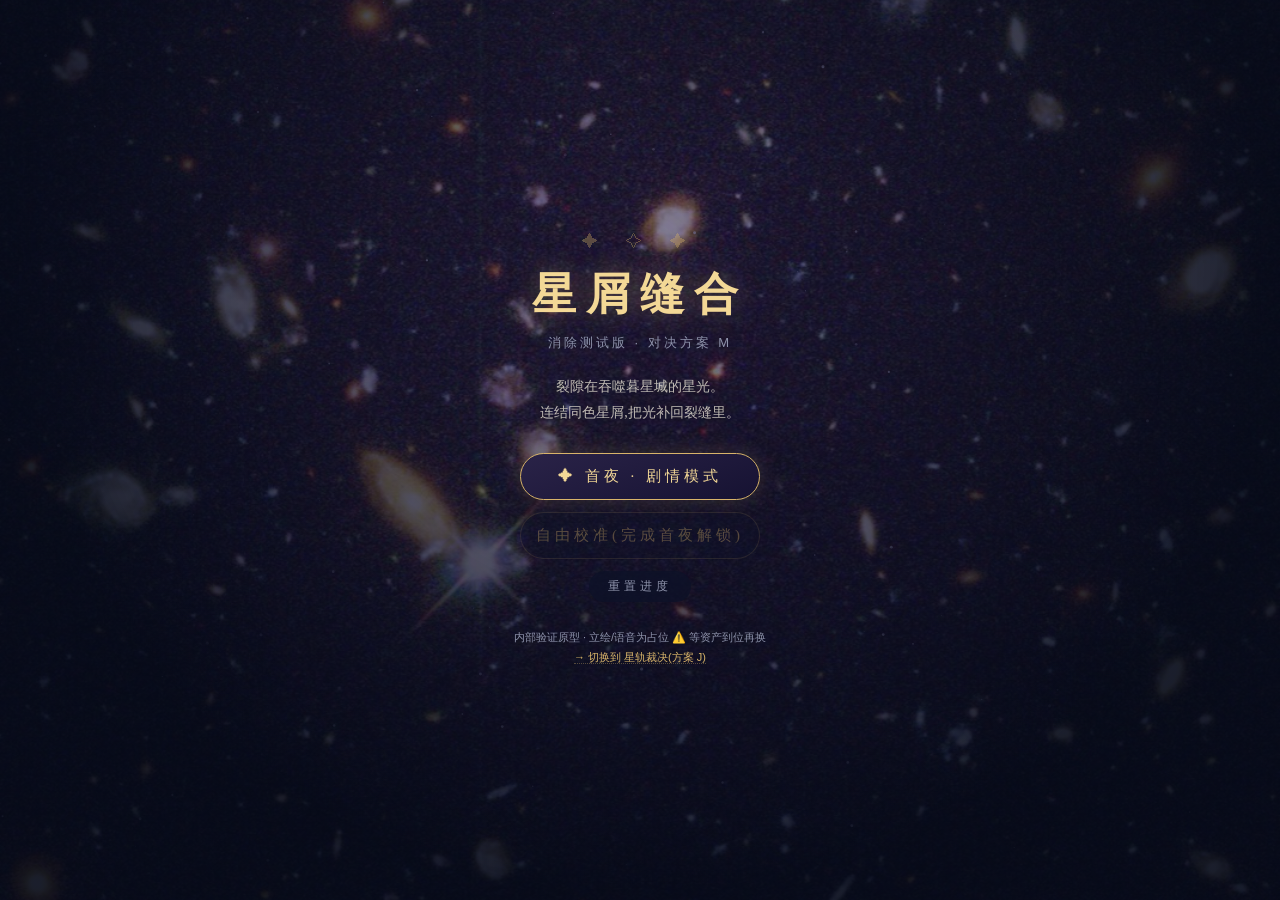
<file: match/index.html>
<!DOCTYPE html>
<html lang="zh-CN">
<head>
<meta charset="UTF-8">
<meta name="viewport" content="width=device-width, initial-scale=1.0, maximum-scale=1.0, user-scalable=no, viewport-fit=cover">
<meta name="theme-color" content="#070b1a">
<title>星屑缝合 · 消除测试版(方案 M)</title>
<link rel="stylesheet" href="match.css?v=001">
</head>
<body>
<canvas id="starfield"></canvas>

<!-- SVG 资产:四花色星徽 + 命运之轮(与裁决 demo 同源) -->
<svg width="0" height="0" style="position:absolute" aria-hidden="true">
  <defs>
    <g id="glyph-wand">
      <path d="M24 6 L24 40" stroke-width="3" stroke-linecap="round" fill="none"/>
      <path d="M24 6 C20 12 18 16 24 20 C30 16 28 12 24 6 Z" stroke-width="2" fill="currentColor" fill-opacity="0.35"/>
      <path d="M17 13 C20 15 21 17 21 20 M31 13 C28 15 27 17 27 20" stroke-width="1.6" fill="none" stroke-linecap="round"/>
      <circle cx="24" cy="40" r="2.6" fill="currentColor"/>
      <path d="M19 35 L29 35" stroke-width="1.6" stroke-linecap="round"/>
    </g>
    <g id="glyph-coin">
      <circle cx="24" cy="24" r="16" stroke-width="2.4" fill="none"/>
      <circle cx="24" cy="24" r="12.5" stroke-width="1" fill="none" opacity="0.6"/>
      <path d="M24 13.5 L26.8 20.4 L34.2 20.9 L28.5 25.7 L30.3 32.9 L24 29 L17.7 32.9 L19.5 25.7 L13.8 20.9 L21.2 20.4 Z"
            stroke-width="1.6" stroke-linejoin="round" fill="currentColor" fill-opacity="0.3"/>
    </g>
    <g id="glyph-sword">
      <path d="M24 5 L27.5 12 L27.5 30 L24 34 L20.5 30 L20.5 12 Z" stroke-width="2" stroke-linejoin="round" fill="currentColor" fill-opacity="0.25"/>
      <path d="M24 9 L24 31" stroke-width="1.2" opacity="0.8"/>
      <path d="M15 33.5 L33 33.5" stroke-width="2.6" stroke-linecap="round"/>
      <path d="M24 33.5 L24 41" stroke-width="2.4" stroke-linecap="round"/>
      <circle cx="24" cy="42.5" r="2" fill="currentColor"/>
    </g>
    <g id="glyph-cup">
      <path d="M13 10 C13 22 18 26 24 26 C30 26 35 22 35 10 Z" stroke-width="2.2" stroke-linejoin="round" fill="currentColor" fill-opacity="0.25"/>
      <path d="M24 26 L24 35 M16.5 39 C19 36.5 29 36.5 31.5 39" stroke-width="2.2" fill="none" stroke-linecap="round"/>
      <path d="M20 14 L21.5 17.2 L25 17.5 L22.4 19.8 L23.2 23 L20 21.2 L16.8 23 L17.6 19.8 L15 17.5 L18.5 17.2 Z"
            transform="translate(4 -2)" stroke-width="0" fill="currentColor" opacity="0.9"/>
    </g>
    <g id="glyph-wheel">
      <circle cx="24" cy="24" r="17" stroke-width="2.4" fill="none"/>
      <circle cx="24" cy="24" r="10" stroke-width="1.4" fill="none" opacity="0.8"/>
      <circle cx="24" cy="24" r="3" fill="currentColor"/>
      <path d="M24 7 L24 14 M24 34 L24 41 M7 24 L14 24 M34 24 L41 24
               M12 12 L17 17 M31 31 L36 36 M36 12 L31 17 M17 31 L12 36"
            stroke-width="1.8" stroke-linecap="round"/>
    </g>
    <g id="glyph-dust">
      <path d="M24 8 L27 21 L40 24 L27 27 L24 40 L21 27 L8 24 L21 21 Z" fill="currentColor" fill-opacity="0.55" stroke-width="1.6" stroke-linejoin="round"/>
    </g>
    <g id="glyph-octa">
      <path d="M24 4 L27 21 L44 24 L27 27 L24 44 L21 27 L4 24 L21 21 Z" fill="currentColor"/>
    </g>
  </defs>
</svg>

<!-- ======= 标题页 ======= -->
<div class="title-screen" id="titleScreen">
  <div class="ts-inner">
    <div class="ts-deco">✦ ✧ ✦</div>
    <h1 class="ts-title">星屑缝合</h1>
    <div class="ts-sub">消除测试版 · 对决方案 M</div>
    <div class="ts-lore">裂隙在吞噬暮星城的星光。<br>连结同色星屑,把光补回裂缝里。</div>
    <div class="ts-btns">
      <button class="ts-btn primary" id="btnStory">✦ 首夜 · 剧情模式</button>
      <button class="ts-btn" id="btnFree" disabled>自由校准(完成首夜解锁)</button>
      <button class="ts-btn ghost" id="btnReset">重置进度</button>
    </div>
    <div class="ts-note">内部验证原型 · 立绘/语音为占位 ⚠️ 等资产到位再换<br><a href="../index.html">→ 切换到 星轨裁决(方案 J)</a></div>
  </div>
</div>

<!-- ======= 无尽电梯过场 ======= -->
<div class="elevator" id="elevator" style="display:none">
  <div class="ev-shaft"><div class="ev-lines"></div></div>
  <div class="ev-text" id="evText">无尽电梯 · 下行中…</div>
</div>

<!-- ======= 主应用 ======= -->
<div class="app" id="app" style="display:none">

  <header class="hud">
    <div class="hud-row">
      <div class="rift-label"><span class="rift-deco">✦</span><span id="levelName">—</span></div>
      <div class="hud-icons">
        <span class="moves-hud" id="movesHud">步 0</span>
        <button class="icon-btn" id="btnSound" title="音效">♪</button>
        <button class="icon-btn" id="btnQuit" title="回标题">⌂</button>
      </div>
    </div>
    <div class="goal-row">
      <div class="goal-bar"><div class="goal-fill" id="goalFill"></div></div>
      <div class="goal-num"><b id="starNow">0</b>/<span id="starGoal">0</span></div>
    </div>
  </header>

  <main class="stage" id="stage">
    <img class="rift-frame" id="riftFrame" alt="" src="../assets/city/cf_001.jpg">
    <div class="rift-glow" id="riftGlow"></div>
    <div class="combo-banner" id="comboBanner"></div>
  </main>

  <div class="lead-bar" id="leadBar">
    <div class="lead-avatar" id="leadAvatar"><svg viewBox="0 0 48 48" fill="none"><use id="leadGlyph" href="#glyph-sword"/></svg></div>
    <div class="lead-bubble"><div class="lb-name" id="lbName">—</div><div class="lb-text" id="lbText">…</div></div>
    <div class="lead-avatar second" id="leadAvatar2" style="display:none"><svg viewBox="0 0 48 48" fill="none"><use id="leadGlyph2" href="#glyph-cup"/></svg></div>
  </div>

  <div class="board-wrap" id="boardWrap">
    <div class="board" id="board"></div>
    <div class="guide-hand" id="guideHand" style="display:none">☝</div>
  </div>

  <footer class="actions-row">
    <div class="foot-tip" id="footTip">交换相邻星屑,连成 3 个同色即可消除</div>
  </footer>
</div>

<!-- ======= 对白层 ======= -->
<div class="dlg-layer" id="dlgLayer" style="display:none">
  <div class="dlg-sheet" id="dlgSheet">
    <div class="dlg-avatar" id="dlgAvatar"><svg viewBox="0 0 48 48" fill="none"><use id="dlgGlyph" href="#glyph-sword"/></svg></div>
    <div class="dlg-body">
      <div class="dlg-name" id="dlgName">—</div>
      <div class="dlg-text" id="dlgText"></div>
      <div class="dlg-next">▼ 点击继续</div>
    </div>
  </div>
</div>

<!-- ======= 弹层 ======= -->
<div class="overlay" id="overlay"><div class="modal" id="modal"></div></div>
<div class="toast" id="toast"></div>

<script src="match.js?v=001"></script>
</body>
</html>
</file>
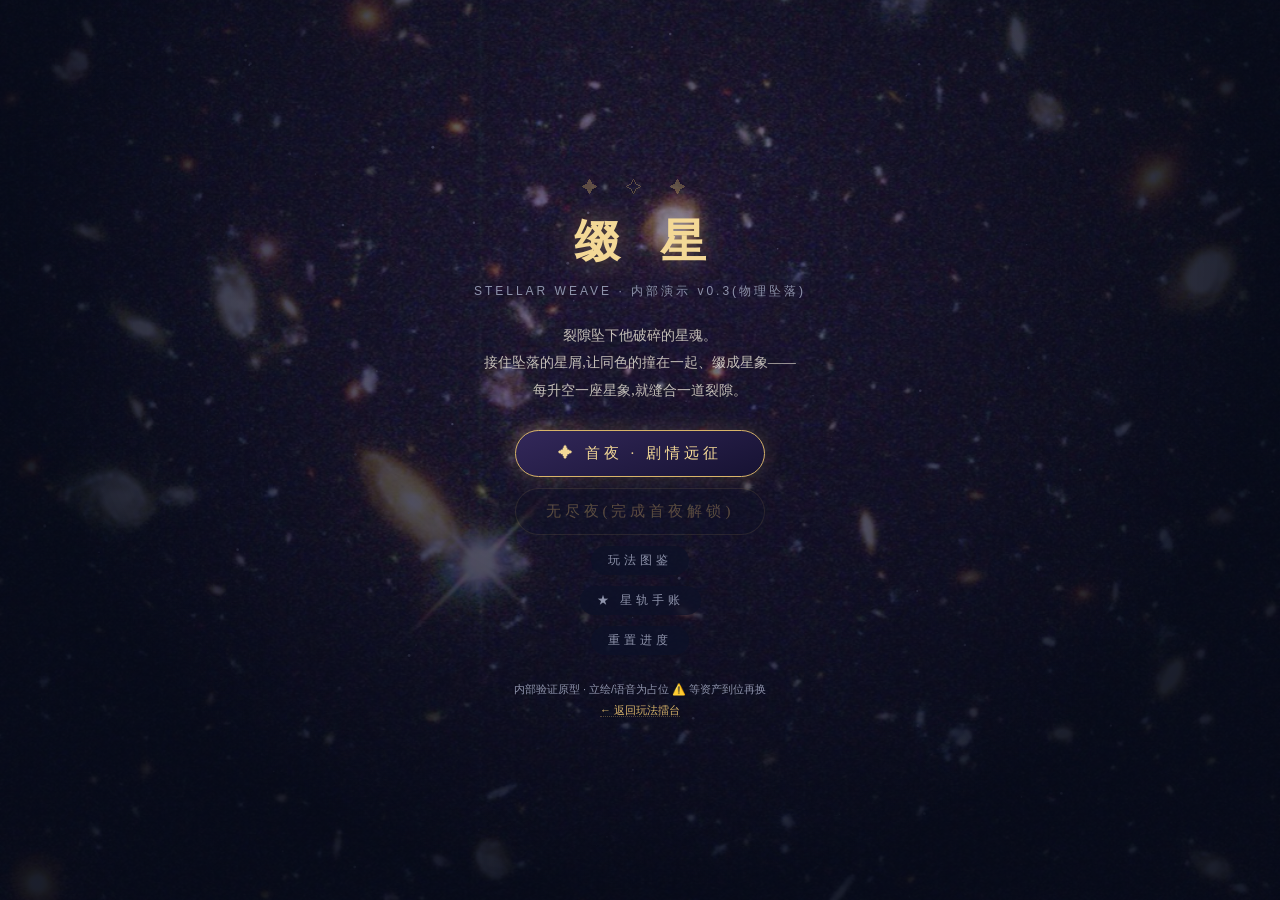
<file: merge/index.html>
<!DOCTYPE html>
<html lang="zh-CN">
<head>
<meta charset="UTF-8">
<meta name="viewport" content="width=device-width, initial-scale=1.0, maximum-scale=1.0, user-scalable=no, viewport-fit=cover">
<meta name="theme-color" content="#070b1a">
<title>缀星 · 内部演示</title>
<link rel="stylesheet" href="merge.css?v=012">
</head>
<body>
<canvas id="starfield"></canvas>

<!-- SVG 资产:四花色星徽 + 装饰(男主头像/对白用) -->
<svg width="0" height="0" style="position:absolute" aria-hidden="true">
  <defs>
    <g id="glyph-wand">
      <path d="M24 6 L24 40" stroke-width="3" stroke-linecap="round" fill="none"/>
      <path d="M24 6 C20 12 18 16 24 20 C30 16 28 12 24 6 Z" stroke-width="2" fill="currentColor" fill-opacity="0.35"/>
      <path d="M17 13 C20 15 21 17 21 20 M31 13 C28 15 27 17 27 20" stroke-width="1.6" fill="none" stroke-linecap="round"/>
      <circle cx="24" cy="40" r="2.6" fill="currentColor"/>
      <path d="M19 35 L29 35" stroke-width="1.6" stroke-linecap="round"/>
    </g>
    <g id="glyph-coin">
      <circle cx="24" cy="24" r="16" stroke-width="2.4" fill="none"/>
      <circle cx="24" cy="24" r="12.5" stroke-width="1" fill="none" opacity="0.6"/>
      <path d="M24 13.5 L26.8 20.4 L34.2 20.9 L28.5 25.7 L30.3 32.9 L24 29 L17.7 32.9 L19.5 25.7 L13.8 20.9 L21.2 20.4 Z"
            stroke-width="1.6" stroke-linejoin="round" fill="currentColor" fill-opacity="0.3"/>
    </g>
    <g id="glyph-sword">
      <path d="M24 5 L27.5 12 L27.5 30 L24 34 L20.5 30 L20.5 12 Z" stroke-width="2" stroke-linejoin="round" fill="currentColor" fill-opacity="0.25"/>
      <path d="M24 9 L24 31" stroke-width="1.2" opacity="0.8"/>
      <path d="M15 33.5 L33 33.5" stroke-width="2.6" stroke-linecap="round"/>
      <path d="M24 33.5 L24 41" stroke-width="2.4" stroke-linecap="round"/>
      <circle cx="24" cy="42.5" r="2" fill="currentColor"/>
    </g>
    <g id="glyph-cup">
      <path d="M13 10 C13 22 18 26 24 26 C30 26 35 22 35 10 Z" stroke-width="2.2" stroke-linejoin="round" fill="currentColor" fill-opacity="0.25"/>
      <path d="M24 26 L24 35 M16.5 39 C19 36.5 29 36.5 31.5 39" stroke-width="2.2" fill="none" stroke-linecap="round"/>
      <path d="M20 14 L21.5 17.2 L25 17.5 L22.4 19.8 L23.2 23 L20 21.2 L16.8 23 L17.6 19.8 L15 17.5 L18.5 17.2 Z"
            transform="translate(4 -2)" stroke-width="0" fill="currentColor" opacity="0.9"/>
    </g>
    <g id="glyph-octa">
      <path d="M24 4 L27 21 L44 24 L27 27 L24 44 L21 27 L4 24 L21 21 Z" fill="currentColor"/>
    </g>
  </defs>
</svg>

<!-- ======= 标题页 ======= -->
<div class="title-screen" id="titleScreen">
  <div class="ts-inner">
    <div class="ts-deco">✦ ✧ ✦</div>
    <h1 class="ts-title">缀 星</h1>
    <div class="ts-sub">STELLAR WEAVE · 内部演示 v0.3(物理坠落)</div>
    <div class="ts-lore">裂隙坠下他破碎的星魂。<br>接住坠落的星屑,让同色的撞在一起、缀成星象——<br>每升空一座星象,就缝合一道裂隙。</div>
    <div class="ts-btns">
      <button class="ts-btn primary" id="btnStory">✦ 首夜 · 剧情远征</button>
      <button class="ts-btn" id="btnEndless" disabled>无尽夜(完成首夜解锁)</button>
      <button class="ts-btn ghost" id="btnHelp2">玩法图鉴</button>
      <button class="ts-btn ghost" id="btnAlbum">★ 星轨手账</button>
      <button class="ts-btn ghost" id="btnReset">重置进度</button>
    </div>
    <div class="ts-note">内部验证原型 · 立绘/语音为占位 ⚠️ 等资产到位再换<br>
      <a href="../hub.html">← 返回玩法擂台</a></div>
  </div>
</div>

<!-- ======= 无尽电梯过场 ======= -->
<div class="elevator" id="elevator" style="display:none">
  <div class="ev-shaft"><div class="ev-lines"></div></div>
  <div class="ev-text" id="evText">无尽电梯 · 下行中…</div>
</div>

<!-- ======= 主应用 ======= -->
<div class="app" id="app" style="display:none">

  <header class="hud">
    <div class="hud-row">
      <div class="rift-label"><span class="rift-deco">✦</span><span id="layerName">—</span></div>
      <div class="hud-icons">
        <span class="dust-hud" id="dustHud" title="星屑">✦ 0</span>
        <button class="icon-btn" id="btnHelp" title="玩法图鉴">式</button>
        <button class="icon-btn" id="btnSound" title="音效">♪</button>
        <button class="icon-btn" id="btnHome" title="回标题">⌂</button>
      </div>
    </div>
    <div class="goal-row">
      <div class="goal-bar"><div class="goal-fill" id="goalFill"></div></div>
      <div class="goal-num">★ <b id="seamNow">0</b>/<span id="seamGoal">0</span> 缀星</div>
    </div>
    <div class="elem-row">
      <div class="elem-bar">
        <span class="elem-seg" data-s="wand" style="background:var(--c-wand)"></span>
        <span class="elem-seg" data-s="coin" style="background:var(--c-coin)"></span>
        <span class="elem-seg" data-s="sword" style="background:var(--c-sword)"></span>
        <span class="elem-seg" data-s="cup" style="background:var(--c-cup)"></span>
      </div>
      <span class="elem-label" id="elemLabel">元素 —</span>
    </div>
    <div class="relic-row" id="relicRow" style="display:none"></div>
  </header>

  <main class="stage" id="stage">
    <img class="rift-frame" id="riftFrame" alt="" src="../assets/city/cf_001.jpg">
    <div class="rift-glow" id="riftGlow"></div>
    <svg class="starmap" id="starmap" viewBox="0 0 100 100" preserveAspectRatio="none"></svg>
    <div class="starmap-name" id="starmapName"></div>
    <div class="combo-banner" id="comboBanner"></div>
  </main>

  <div class="lead-bar" id="leadBar">
    <div class="lead-avatar" id="leadAvatar" title="攒满星力,点他召唤"><svg viewBox="0 0 48 48" fill="none"><use id="leadGlyph" href="#glyph-sword"/></svg></div>
    <div class="lead-bubble">
      <div class="lb-name" id="lbName">—</div><div class="lb-text" id="lbText">…</div>
      <div class="power-bar"><div class="power-fill" id="powerFill"></div></div>
    </div>
  </div>

  <!-- 物理星盘(Canvas) -->
  <div class="board-zone" id="boardZone">
    <canvas id="game"></canvas>
  </div>

  <footer class="actions-row">
    <div class="next-rail">
      <span class="next-label">下一颗</span>
      <span class="next-dot" id="nextDot"></span>
    </div>
    <div class="foot-tip" id="footTip">瞄准松手 · 同色相撞合成,堆过红线会过载</div>
  </footer>
</div>

<!-- ======= 剧情对白层 ======= -->
<div class="dlg-layer" id="dlgLayer" style="display:none">
  <div class="dlg-sheet">
    <div class="dlg-avatar" id="dlgAvatar"><svg viewBox="0 0 48 48" fill="none"><use id="dlgGlyph" href="#glyph-sword"/></svg></div>
    <div class="dlg-body">
      <div class="dlg-name" id="dlgName">—</div>
      <div class="dlg-text" id="dlgText"></div>
      <div class="dlg-next">▼ 点击继续</div>
    </div>
  </div>
</div>

<!-- ======= 弹层 ======= -->
<div class="overlay" id="overlay"><div class="modal" id="modal"></div></div>
<div class="toast" id="toast"></div>

<script src="merge.js?v=012"></script>
</body>
</html>
</file>
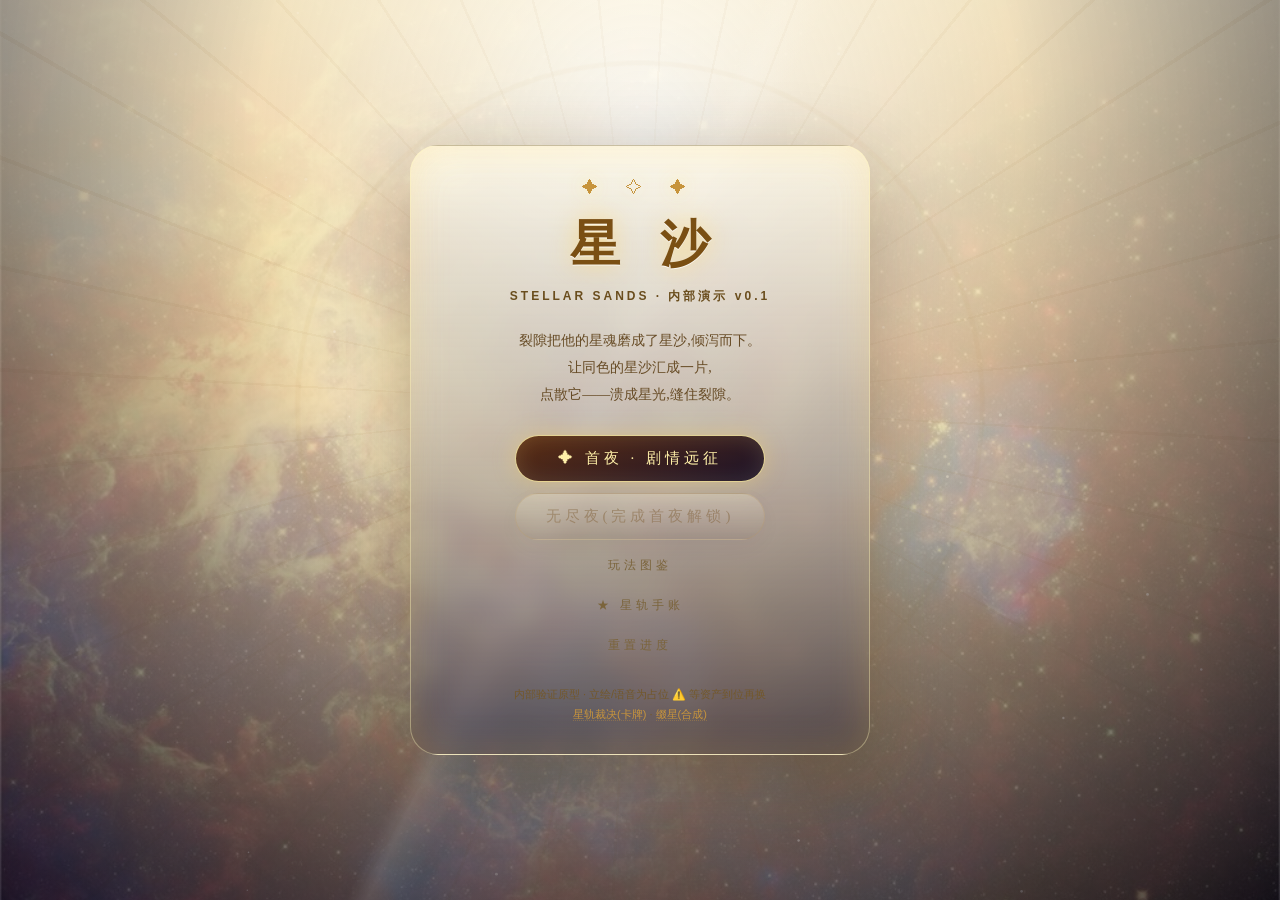
<file: sand/index.html>
<!DOCTYPE html>
<html lang="zh-CN">
<head>
<meta charset="UTF-8">
<meta name="viewport" content="width=device-width, initial-scale=1.0, maximum-scale=1.0, user-scalable=no, viewport-fit=cover">
<meta name="theme-color" content="#070b1a">
<title>星沙 · 内部演示</title>
<link rel="stylesheet" href="sand.css?v=030">
</head>
<body>
<canvas id="starfield"></canvas>

<svg width="0" height="0" style="position:absolute" aria-hidden="true">
  <defs>
    <g id="glyph-wand"><path d="M24 6 L24 40" stroke-width="3" stroke-linecap="round" fill="none"/><path d="M24 6 C20 12 18 16 24 20 C30 16 28 12 24 6 Z" stroke-width="2" fill="currentColor" fill-opacity="0.35"/><path d="M17 13 C20 15 21 17 21 20 M31 13 C28 15 27 17 27 20" stroke-width="1.6" fill="none" stroke-linecap="round"/><circle cx="24" cy="40" r="2.6" fill="currentColor"/><path d="M19 35 L29 35" stroke-width="1.6" stroke-linecap="round"/></g>
    <g id="glyph-coin"><circle cx="24" cy="24" r="16" stroke-width="2.4" fill="none"/><circle cx="24" cy="24" r="12.5" stroke-width="1" fill="none" opacity="0.6"/><path d="M24 13.5 L26.8 20.4 L34.2 20.9 L28.5 25.7 L30.3 32.9 L24 29 L17.7 32.9 L19.5 25.7 L13.8 20.9 L21.2 20.4 Z" stroke-width="1.6" stroke-linejoin="round" fill="currentColor" fill-opacity="0.3"/></g>
    <g id="glyph-sword"><path d="M24 5 L27.5 12 L27.5 30 L24 34 L20.5 30 L20.5 12 Z" stroke-width="2" stroke-linejoin="round" fill="currentColor" fill-opacity="0.25"/><path d="M24 9 L24 31" stroke-width="1.2" opacity="0.8"/><path d="M15 33.5 L33 33.5" stroke-width="2.6" stroke-linecap="round"/><path d="M24 33.5 L24 41" stroke-width="2.4" stroke-linecap="round"/><circle cx="24" cy="42.5" r="2" fill="currentColor"/></g>
    <g id="glyph-cup"><path d="M13 10 C13 22 18 26 24 26 C30 26 35 22 35 10 Z" stroke-width="2.2" stroke-linejoin="round" fill="currentColor" fill-opacity="0.25"/><path d="M24 26 L24 35 M16.5 39 C19 36.5 29 36.5 31.5 39" stroke-width="2.2" fill="none" stroke-linecap="round"/><path d="M20 14 L21.5 17.2 L25 17.5 L22.4 19.8 L23.2 23 L20 21.2 L16.8 23 L17.6 19.8 L15 17.5 L18.5 17.2 Z" transform="translate(4 -2)" stroke-width="0" fill="currentColor" opacity="0.9"/></g>
    <g id="glyph-wheel"><circle cx="24" cy="24" r="17" stroke-width="2.4" fill="none"/><circle cx="24" cy="24" r="10" stroke-width="1.4" fill="none" opacity="0.8"/><circle cx="24" cy="24" r="3" fill="currentColor"/><path d="M24 7 L24 14 M24 34 L24 41 M7 24 L14 24 M34 24 L41 24 M12 12 L17 17 M31 31 L36 36 M36 12 L31 17 M17 31 L12 36" stroke-width="1.8" stroke-linecap="round"/></g>
    <g id="glyph-octa"><path d="M24 4 L27 21 L44 24 L27 27 L24 44 L21 27 L4 24 L21 21 Z" fill="currentColor"/></g>
  </defs>
</svg>

<!-- 标题页 -->
<div class="title-screen" id="titleScreen">
  <div class="ts-inner">
    <div class="ts-deco">✦ ✧ ✦</div>
    <h1 class="ts-title">星 沙</h1>
    <div class="ts-sub">STELLAR SANDS · 内部演示 v0.1</div>
    <div class="ts-lore">裂隙把他的星魂磨成了星沙,倾泻而下。<br>让同色的星沙汇成一片,<br>点散它——溃成星光,缝住裂隙。</div>
    <div class="ts-btns">
      <button class="ts-btn primary" id="btnStory">✦ 首夜 · 剧情远征</button>
      <button class="ts-btn" id="btnEndless" disabled>无尽夜(完成首夜解锁)</button>
      <button class="ts-btn ghost" id="btnHelp2">玩法图鉴</button>
      <button class="ts-btn ghost" id="btnAlbum">★ 星轨手账</button>
      <button class="ts-btn ghost" id="btnReset">重置进度</button>
    </div>
    <div class="ts-note">内部验证原型 · 立绘/语音为占位 ⚠️ 等资产到位再换<br>
      <a href="../index.html">星轨裁决(卡牌)</a> · <a href="../merge/index.html">缀星(合成)</a></div>
  </div>
</div>

<!-- 电梯过场 -->
<div class="elevator" id="elevator" style="display:none">
  <div class="ev-shaft"><div class="ev-lines"></div></div>
  <div class="ev-text" id="evText">无尽电梯 · 下行中…</div>
</div>

<!-- 主应用 -->
<div class="app" id="app" style="display:none">
  <header class="hud">
    <div class="hud-row">
      <div class="rift-label"><span class="rift-deco">✦</span><span id="layerName">—</span></div>
      <div class="hud-icons">
        <span class="dust-hud" id="dustHud" title="星屑">✦ 0</span>
        <button class="icon-btn" id="btnHelp" title="玩法图鉴">式</button>
        <button class="icon-btn" id="btnSound" title="音效">♪</button>
        <button class="icon-btn" id="btnHome" title="回标题">⌂</button>
      </div>
    </div>
    <div class="goal-row">
      <div class="goal-bar"><div class="goal-fill" id="goalFill"></div></div>
      <div class="goal-num"><b id="seamNow">0</b>/<span id="seamGoal">0</span></div>
    </div>
    <div class="elem-row">
      <div class="elem-bar">
        <span class="elem-seg" data-s="wand" style="background:#ff4d2e"></span>
        <span class="elem-seg" data-s="coin" style="background:#ffd21f"></span>
        <span class="elem-seg" data-s="sword" style="background:#15d683"></span>
        <span class="elem-seg" data-s="cup" style="background:#4a7bff"></span>
      </div>
      <span class="elem-label" id="elemLabel">星河 —</span>
    </div>
    <div class="relic-row" id="relicRow"></div>
  </header>

  <div class="lead-bar" id="leadBar">
    <div class="lead-avatar" id="leadAvatar" title="攒满星力,点他召唤">
      <img class="lead-portrait" id="leadPortrait" src="../assets/characters/sand/sword-portrait.jpg" alt="">
      <svg viewBox="0 0 48 48" fill="none"><use id="leadGlyph" href="#glyph-sword"/></svg>
    </div>
    <div class="lead-bubble"><div class="lb-name" id="lbName">—</div><div class="lb-text" id="lbText">…</div>
      <div class="power-bar"><div class="power-fill" id="powerFill"></div></div>
    </div>
  </div>

  <!-- 星沙容器 -->
  <div class="sand-zone" id="sandZone">
    <canvas id="sandCanvas"></canvas>
    <div class="character-cameo" id="characterCameo" aria-hidden="true">
      <div class="character-cameo__portrait">
        <img src="../assets/characters/sand/sword-portrait.jpg" alt="">
      </div>
      <span class="cameo-suit"><svg viewBox="0 0 48 48"><use href="#glyph-octa"/></svg></span>
    </div>
    <!-- 手中沙团:悬在红线上方,准备倒下 -->
    <div class="blob-dock" id="blobDock">
      <div class="blob-slot" id="blobCur"></div>
      <span class="blob-arrow">▾</span>
      <div class="blob-slot small" id="blobNext"></div>
    </div>
    <div class="combo-banner" id="comboBanner"></div>
  </div>

  <div class="hint-line" id="hintLine">点击同色的一片星沙,把它点散</div>

  <footer class="actions-row">
    <button class="arcana-slot" id="btnArcana" title="命运之轮">
      <svg viewBox="0 0 48 48"><use href="#glyph-wheel"/></svg>
      <span class="arcana-uses" id="arcanaUses">1</span>
    </button>
    <div class="foot-tip" id="footTip">点屏幕倒沙 · 同色连通左右两边→整条溃散</div>
  </footer>
</div>

<!-- 对白层 -->
<div class="dlg-layer" id="dlgLayer" style="display:none">
  <div class="dlg-sheet">
    <div class="dlg-avatar" id="dlgAvatar">
      <div class="dlg-avatar__portrait"><img class="dlg-portrait" src="../assets/characters/sand/sword-portrait.jpg" alt=""></div>
      <span class="dlg-suit"><svg viewBox="0 0 48 48" fill="none"><use id="dlgGlyph" href="#glyph-sword"/></svg></span>
    </div>
    <div class="dlg-body"><div class="dlg-name" id="dlgName">—</div><div class="dlg-text" id="dlgText"></div><div class="dlg-next">▼ 点击继续</div></div>
  </div>
</div>

<div class="overlay" id="overlay"><div class="modal" id="modal"></div></div>
<div class="toast" id="toast"></div>

<script src="sand.js?v=036"></script>
</body>
</html>
</file>
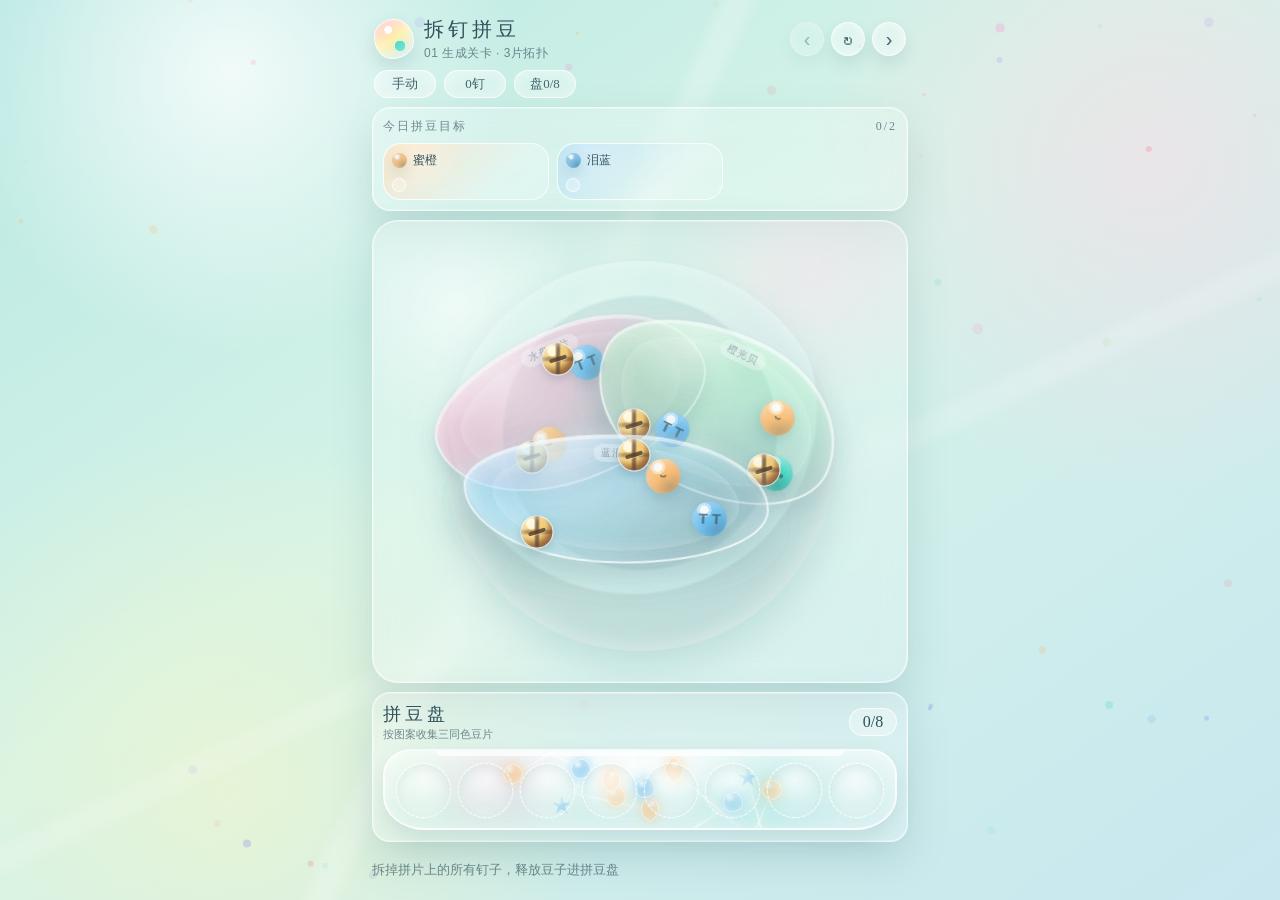
<file: screw-beads/index.html>
<!DOCTYPE html>
<html lang="zh-CN">
<head>
<meta charset="UTF-8">
<meta name="viewport" content="width=device-width, initial-scale=1.0, maximum-scale=1.0, user-scalable=no, viewport-fit=cover">
<meta name="theme-color" content="#caefe8">
<title>拆钉拼豆 · 梦幻 MVP</title>
<link rel="stylesheet" href="screw-beads.css?v=031">
</head>
<body>
<canvas id="backdrop" aria-hidden="true"></canvas>

<div class="app" id="app">
  <header class="hud">
    <div class="hud-main">
      <div class="brand">
        <span class="brand-mark"></span>
        <div>
          <div class="brand-name">拆钉拼豆</div>
          <div class="brand-sub" id="levelName">MVP</div>
        </div>
      </div>
      <div class="hud-actions">
        <button class="icon-btn" id="btnPrev" title="上一关" aria-label="上一关">‹</button>
        <button class="icon-btn" id="btnReset" title="重开本关" aria-label="重开本关">↻</button>
        <button class="icon-btn" id="btnNext" title="下一关" aria-label="下一关">›</button>
      </div>
    </div>
    <div class="hud-stats">
      <div class="stat-chip" id="modeChip">手动</div>
      <div class="stat-chip"><span id="moveNow">0</span> 钉</div>
      <div class="stat-chip">盘 <span id="trayNow">0</span>/<span id="trayMax">0</span></div>
    </div>
  </header>

  <main class="playfield" id="playfield">
    <section class="goal-panel" aria-label="目标">
      <div class="panel-head">
        <span>今日拼豆目标</span>
        <span id="goalDone">0/0</span>
      </div>
      <div class="goal-list" id="goalList"></div>
    </section>

    <section class="machine" id="machine" aria-label="拆钉区">
      <div class="moon-plate"></div>
      <div class="piece-layer" id="pieceLayer"></div>
      <div class="screw-layer" id="screwLayer"></div>
      <div class="drop-layer" id="dropLayer"></div>
    </section>

    <section class="tray-panel" aria-label="拼豆盘">
      <div class="tray-head">
        <div>
          <div class="tray-title">拼豆盘</div>
          <div class="tray-sub">按图案收集三同色豆片</div>
        </div>
        <span id="trayState">0/0</span>
      </div>
      <div class="tray-shell">
        <div class="tray-pattern" id="trayPattern" aria-hidden="true"></div>
        <div class="tray" id="tray"></div>
      </div>
    </section>
  </main>

  <footer class="status-bar">
    <div class="status-text" id="statusText">准备中</div>
    <button class="next-level" id="btnAdvance">下一关</button>
  </footer>
</div>

<div class="overlay" id="overlay">
  <div class="modal" id="modal"></div>
</div>

<script src="screw-beads.js?v=031"></script>
</body>
</html>
</file>
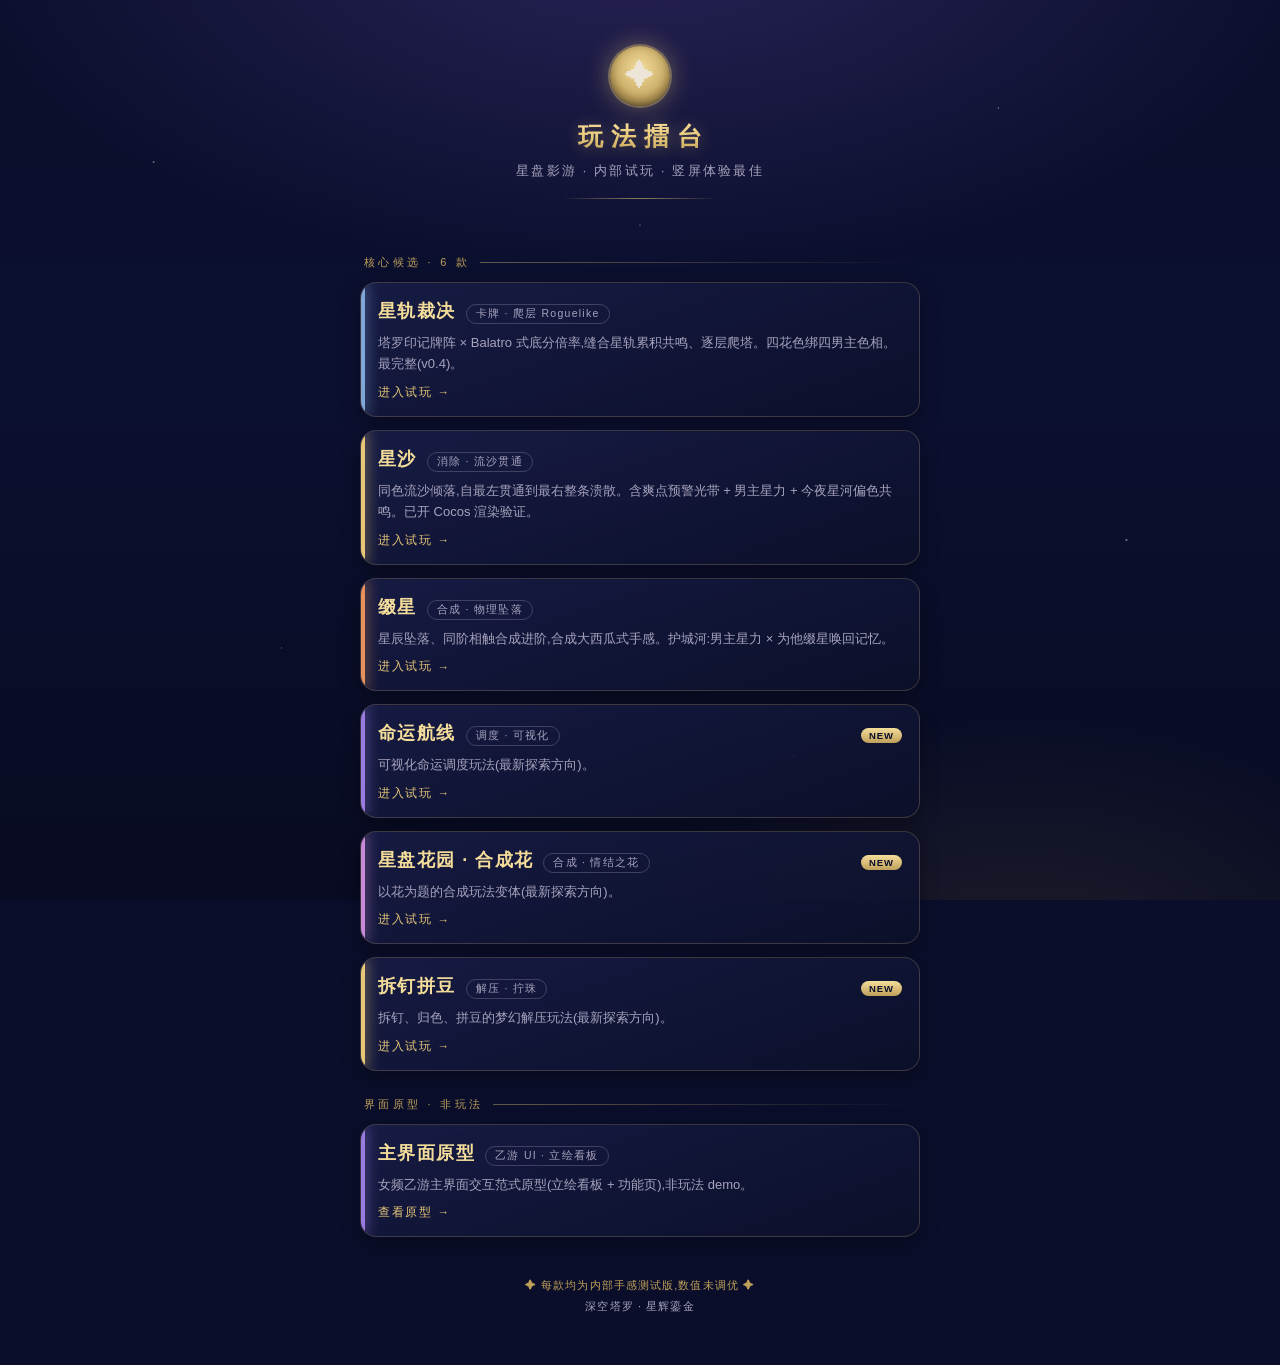
<file: hub.html>
<!DOCTYPE html>
<html lang="zh-CN">
<head>
<meta charset="UTF-8">
<meta name="viewport" content="width=device-width, initial-scale=1.0, maximum-scale=1.0, user-scalable=no">
<meta name="theme-color" content="#0a0e2a">
<title>星盘影游 · 玩法擂台</title>
<style>
  :root{
    --ink:#0a0e2a; --ink2:#121736; --deep:#1a1f4a;
    --gold:#e8c878; --gold2:#f4dd9a; --gold-dim:#bfa05a;
    --violet:#9a7be0; --violet-glow:#7b5cd6;
    --text:#ede6d8; --text-dim:#a7a3bd;
    --wand:#e8915a; --coin:#e8c878; --sword:#7fa8d8; --cup:#c98ad8;
  }
  *{box-sizing:border-box; margin:0; padding:0; -webkit-tap-highlight-color:transparent;}
  html,body{background:var(--ink); color:var(--text); font-family:-apple-system,BlinkMacSystemFont,"PingFang SC","Microsoft YaHei",sans-serif;}
  body{
    min-height:100vh;
    background:
      radial-gradient(1200px 600px at 50% -10%, rgba(122,92,214,.28), transparent 60%),
      radial-gradient(800px 500px at 80% 110%, rgba(232,200,120,.10), transparent 55%),
      linear-gradient(180deg, #0a0e2a 0%, #0c1030 40%, #080b22 100%);
    background-attachment:fixed;
    padding:max(28px,env(safe-area-inset-top)) 18px 48px;
    position:relative; overflow-x:hidden;
  }
  /* 星点 */
  body::before{
    content:""; position:fixed; inset:0; pointer-events:none; z-index:0;
    background-image:
      radial-gradient(1.4px 1.4px at 12% 18%, #fff, transparent),
      radial-gradient(1.2px 1.2px at 78% 12%, #fff, transparent),
      radial-gradient(1px 1px at 35% 42%, #cfd6ff, transparent),
      radial-gradient(1.6px 1.6px at 88% 60%, #fff, transparent),
      radial-gradient(1px 1px at 22% 72%, #e8c878, transparent),
      radial-gradient(1.2px 1.2px at 62% 84%, #fff, transparent),
      radial-gradient(1px 1px at 50% 25%, #cfd6ff, transparent);
    opacity:.55;
  }
  .wrap{max-width:560px; margin:0 auto; position:relative; z-index:1;}

  header{text-align:center; padding:18px 0 26px;}
  .crest{
    width:60px; height:60px; margin:0 auto 14px; border-radius:50%;
    background:radial-gradient(circle at 50% 38%, var(--gold2), var(--gold-dim) 70%, #6b5326);
    box-shadow:0 0 0 2px rgba(232,200,120,.35), 0 0 26px rgba(232,200,120,.45), inset 0 -4px 10px rgba(0,0,0,.4);
    display:flex; align-items:center; justify-content:center; font-size:30px;
  }
  h1{
    font-size:25px; letter-spacing:.32em; font-weight:700; text-indent:.32em;
    background:linear-gradient(180deg,var(--gold2),var(--gold) 55%,var(--gold-dim));
    -webkit-background-clip:text; background-clip:text; -webkit-text-fill-color:transparent;
    filter:drop-shadow(0 1px 8px rgba(232,200,120,.35));
  }
  .sub{margin-top:10px; font-size:12.5px; color:var(--text-dim); letter-spacing:.18em;}
  .divider{
    width:160px; height:1px; margin:18px auto 4px;
    background:linear-gradient(90deg,transparent,var(--gold),transparent); opacity:.6;
  }

  .section-label{
    font-size:11px; letter-spacing:.3em; color:var(--gold-dim);
    margin:26px 4px 12px; display:flex; align-items:center; gap:10px;
  }
  .section-label::after{content:""; flex:1; height:1px; background:linear-gradient(90deg,rgba(232,200,120,.4),transparent);}

  .cards{display:flex; flex-direction:column; gap:13px;}
  a.card{
    display:block; text-decoration:none; color:inherit;
    background:linear-gradient(160deg, rgba(26,31,74,.78), rgba(12,16,42,.85));
    border:1px solid rgba(232,200,120,.20);
    border-radius:16px; padding:16px 17px; position:relative; overflow:hidden;
    transition:transform .14s ease, border-color .2s, box-shadow .2s;
    box-shadow:0 6px 20px rgba(0,0,0,.32);
  }
  a.card:active{transform:scale(.985);}
  a.card::before{
    content:""; position:absolute; left:0; top:0; bottom:0; width:4px;
    background:var(--accent,var(--gold));
    box-shadow:0 0 14px var(--accent,var(--gold));
  }
  a.card:hover{border-color:rgba(232,200,120,.5); box-shadow:0 8px 28px rgba(122,92,214,.25);}
  .card-top{display:flex; align-items:baseline; gap:10px; flex-wrap:wrap;}
  .card-name{font-size:18px; font-weight:700; letter-spacing:.08em; color:var(--gold2);}
  .card-tag{
    font-size:10.5px; letter-spacing:.12em; color:var(--text-dim);
    border:1px solid rgba(167,163,189,.3); border-radius:20px; padding:2px 9px;
  }
  .card-desc{margin-top:8px; font-size:13px; line-height:1.65; color:var(--text-dim);}
  .card-go{
    margin-top:10px; font-size:11.5px; letter-spacing:.14em; color:var(--gold);
    display:flex; align-items:center; gap:5px;
  }
  .card-go::after{content:"→"; transition:transform .2s;}
  a.card:hover .card-go::after{transform:translateX(4px);}

  .new-badge{
    font-size:9.5px; letter-spacing:.1em; color:#0a0e2a; font-weight:700;
    background:linear-gradient(180deg,var(--gold2),var(--gold-dim));
    border-radius:20px; padding:2px 8px; margin-left:auto;
  }

  footer{margin-top:38px; text-align:center; font-size:11px; color:var(--text-dim); letter-spacing:.1em; line-height:1.9;}
  footer .tip{color:var(--gold-dim);}
</style>
</head>
<body>
<div class="wrap">
  <header>
    <div class="crest">✦</div>
    <h1>玩法擂台</h1>
    <div class="sub">星盘影游 · 内部试玩 · 竖屏体验最佳</div>
    <div class="divider"></div>
  </header>

  <div class="section-label">核心候选 · 6 款</div>
  <div class="cards">

    <a class="card" href="index.html" style="--accent:var(--sword)">
      <div class="card-top">
        <span class="card-name">星轨裁决</span>
        <span class="card-tag">卡牌 · 爬层 Roguelike</span>
      </div>
      <div class="card-desc">塔罗印记牌阵 × Balatro 式底分倍率,缝合星轨累积共鸣、逐层爬塔。四花色绑四男主色相。最完整(v0.4)。</div>
      <div class="card-go">进入试玩</div>
    </a>

    <a class="card" href="sand/index.html" style="--accent:var(--coin)">
      <div class="card-top">
        <span class="card-name">星沙</span>
        <span class="card-tag">消除 · 流沙贯通</span>
      </div>
      <div class="card-desc">同色流沙倾落,自最左贯通到最右整条溃散。含爽点预警光带 + 男主星力 + 今夜星河偏色共鸣。已开 Cocos 渲染验证。</div>
      <div class="card-go">进入试玩</div>
    </a>

    <a class="card" href="merge/index.html" style="--accent:var(--wand)">
      <div class="card-top">
        <span class="card-name">缀星</span>
        <span class="card-tag">合成 · 物理坠落</span>
      </div>
      <div class="card-desc">星辰坠落、同阶相触合成进阶,合成大西瓜式手感。护城河:男主星力 × 为他缀星唤回记忆。</div>
      <div class="card-go">进入试玩</div>
    </a>

    <a class="card" href="dispatch/index.html" style="--accent:var(--violet)">
      <div class="card-top">
        <span class="card-name">命运航线</span>
        <span class="card-tag">调度 · 可视化</span>
        <span class="new-badge">NEW</span>
      </div>
      <div class="card-desc">可视化命运调度玩法(最新探索方向)。</div>
      <div class="card-go">进入试玩</div>
    </a>

    <a class="card" href="flower/index.html" style="--accent:var(--cup)">
      <div class="card-top">
        <span class="card-name">星盘花园 · 合成花</span>
        <span class="card-tag">合成 · 情结之花</span>
        <span class="new-badge">NEW</span>
      </div>
      <div class="card-desc">以花为题的合成玩法变体(最新探索方向)。</div>
      <div class="card-go">进入试玩</div>
    </a>

    <a class="card" href="screw-beads/index.html" style="--accent:var(--gold)">
      <div class="card-top">
        <span class="card-name">拆钉拼豆</span>
        <span class="card-tag">解压 · 拧珠</span>
        <span class="new-badge">NEW</span>
      </div>
      <div class="card-desc">拆钉、归色、拼豆的梦幻解压玩法(最新探索方向)。</div>
      <div class="card-go">进入试玩</div>
    </a>

  </div>

  <div class="section-label">界面原型 · 非玩法</div>
  <div class="cards">
    <a class="card" href="home/index.html" style="--accent:var(--violet)">
      <div class="card-top">
        <span class="card-name">主界面原型</span>
        <span class="card-tag">乙游 UI · 立绘看板</span>
      </div>
      <div class="card-desc">女频乙游主界面交互范式原型(立绘看板 + 功能页),非玩法 demo。</div>
      <div class="card-go">查看原型</div>
    </a>
  </div>

  <footer>
    <div class="tip">✦ 每款均为内部手感测试版,数值未调优 ✦</div>
    <div>深空塔罗 · 星辉鎏金</div>
  </footer>
</div>
</body>
</html>
</file>
<file: dispatch/dispatch.css>
:root {
  --bg: #100e16;
  --panel: rgba(23, 20, 30, 0.88);
  --line: rgba(232, 198, 126, 0.2);
  --gold: #d8b46a;
  --gold-bright: #f3d896;
  --text: #f3ecdf;
  --muted: #a79d91;
  --danger: #ff5d66;
  --shadow: rgba(0, 0, 0, 0.42);
  --serif: "Songti SC", "Noto Serif SC", "Source Han Serif SC", "STSong", serif;
  --sans: "PingFang SC", "HarmonyOS Sans SC", "Microsoft YaHei", sans-serif;
}

* { box-sizing: border-box; margin: 0; padding: 0; -webkit-tap-highlight-color: transparent; }
html, body { width: 100%; height: 100%; }
body {
  overflow: hidden;
  display: flex;
  justify-content: center;
  color: var(--text);
  font-family: var(--sans);
  background:
    radial-gradient(ellipse at 50% -8%, rgba(205, 68, 96, 0.24), transparent 42%),
    radial-gradient(ellipse at 8% 82%, rgba(24, 154, 139, 0.2), transparent 38%),
    radial-gradient(ellipse at 92% 78%, rgba(102, 120, 218, 0.17), transparent 40%),
    linear-gradient(180deg, #261620 0%, #111016 57%, #06080d 100%);
  user-select: none;
  -webkit-user-select: none;
}

#sky {
  position: fixed;
  inset: 0;
  width: 100%;
  height: 100%;
  opacity: 0.68;
  pointer-events: none;
}

.app {
  position: relative;
  z-index: 1;
  width: 100%;
  max-width: 440px;
  height: 100vh;
  height: 100dvh;
  padding: max(10px, env(safe-area-inset-top)) 12px max(10px, env(safe-area-inset-bottom));
  display: flex;
  flex-direction: column;
  gap: 9px;
}

@media (max-width: 460px) {
  .app { max-width: none; }
}

@media (min-width: 520px) {
  .app {
    height: min(920px, 96dvh);
    margin-top: max(0px, calc((100dvh - 920px) / 2));
    border: 1px solid rgba(232, 198, 126, 0.18);
    border-radius: 24px;
    background: rgba(14, 12, 18, 0.36);
    box-shadow: 0 28px 90px rgba(0, 0, 0, 0.58);
    overflow: hidden;
  }
}

.topbar,
.status-grid,
.log-panel,
.footer-row {
  flex: 0 0 auto;
}

.topbar {
  min-height: 46px;
  display: flex;
  align-items: center;
  gap: 10px;
}

.icon-btn {
  width: 38px;
  height: 38px;
  border: 1px solid var(--line);
  border-radius: 50%;
  background: rgba(24, 20, 29, 0.78);
  color: var(--gold-bright);
  display: grid;
  place-items: center;
  text-decoration: none;
  font: 600 15px var(--serif);
  cursor: pointer;
  box-shadow: 0 8px 20px var(--shadow);
}
.icon-btn svg { width: 20px; height: 20px; }
.icon-btn:active { transform: scale(0.94); }
.icon-btn.off { opacity: 0.45; }

.title-block { flex: 1; min-width: 0; }
.eyebrow {
  font-size: 10px;
  color: var(--muted);
  letter-spacing: 0.14em;
}
h1 {
  margin-top: 2px;
  font: 700 22px/1.05 var(--serif);
  color: var(--gold-bright);
  letter-spacing: 0.08em;
  text-shadow: 0 0 18px rgba(216, 180, 106, 0.28);
}

.status-grid {
  display: grid;
  grid-template-columns: repeat(3, 1fr);
  gap: 8px;
}
.stat {
  position: relative;
  height: 50px;
  border: 1px solid var(--line);
  border-radius: 8px;
  background:
    linear-gradient(90deg, rgba(243, 216, 150, 0.1), transparent 42%),
    linear-gradient(180deg, rgba(44, 38, 47, 0.82), rgba(18, 16, 24, 0.88));
  display: flex;
  flex-direction: column;
  justify-content: center;
  padding: 0 12px 0 15px;
  box-shadow:
    inset 0 1px 0 rgba(255, 255, 255, 0.05),
    inset 0 -12px 18px rgba(0, 0, 0, 0.12);
}
.stat::before {
  content: "";
  position: absolute;
  left: 8px;
  top: 11px;
  bottom: 11px;
  width: 2px;
  border-radius: 2px;
  background: linear-gradient(180deg, var(--gold-bright), rgba(127, 214, 194, 0.65));
}
.stat span {
  font-size: 11px;
  color: var(--muted);
}
.stat b {
  margin-top: 2px;
  font: 700 20px/1 var(--serif);
  color: var(--gold-bright);
}

.stage-wrap {
  position: relative;
  isolation: isolate;
  flex: 1 1 auto;
  min-height: 380px;
  border: 1px solid rgba(243, 216, 150, 0.24);
  border-radius: 16px;
  overflow: hidden;
  background:
    linear-gradient(rgba(232, 198, 126, 0.055) 1px, transparent 1px),
    linear-gradient(90deg, rgba(232, 198, 126, 0.055) 1px, transparent 1px),
    linear-gradient(160deg, rgba(37, 28, 38, 0.88), rgba(9, 11, 17, 0.96) 62%, rgba(10, 8, 13, 0.98)),
    radial-gradient(ellipse at 50% 50%, rgba(216, 180, 106, 0.12), transparent 35%);
  background-size: 32px 32px, 32px 32px, auto, auto;
  box-shadow:
    0 18px 48px rgba(0, 0, 0, 0.24),
    inset 0 0 40px rgba(0, 0, 0, 0.42),
    inset 0 1px 0 rgba(255, 255, 255, 0.05);
}
.stage-wrap::before {
  content: "";
  position: absolute;
  inset: 14px;
  border: 1px solid rgba(232, 198, 126, 0.14);
  border-radius: 10px;
  z-index: 2;
  pointer-events: none;
}
.stage-wrap::after {
  content: "";
  position: absolute;
  inset: 0;
  background:
    linear-gradient(180deg, rgba(255, 255, 255, 0.035), transparent 18%, transparent 78%, rgba(0, 0, 0, 0.26)),
    linear-gradient(90deg, rgba(0, 0, 0, 0.2), transparent 18%, transparent 82%, rgba(0, 0, 0, 0.2));
  z-index: 2;
  pointer-events: none;
}
#stage {
  position: relative;
  z-index: 1;
  display: block;
  width: 100%;
  height: 100%;
  touch-action: none;
  cursor: crosshair;
}
.stage-hint {
  position: absolute;
  z-index: 3;
  left: 50%;
  bottom: 12px;
  transform: translateX(-50%);
  max-width: calc(100% - 36px);
  padding: 8px 12px;
  border: 1px solid rgba(243, 216, 150, 0.24);
  border-radius: 10px;
  background: rgba(12, 10, 16, 0.76);
  color: var(--gold-bright);
  font-size: 12px;
  white-space: nowrap;
  pointer-events: none;
  box-shadow:
    0 12px 26px rgba(0, 0, 0, 0.26),
    inset 0 1px 0 rgba(255, 255, 255, 0.05);
}
.stage-hint.hide { opacity: 0; transition: opacity 0.24s ease; }

.level-strip {
  position: absolute;
  z-index: 3;
  top: 10px;
  left: 50%;
  width: min(248px, calc(100% - 128px));
  min-width: 178px;
  transform: translateX(-50%);
  border: 1px solid rgba(243, 216, 150, 0.2);
  border-radius: 9px;
  background:
    linear-gradient(180deg, rgba(255, 255, 255, 0.06), transparent 42%),
    rgba(9, 8, 12, 0.72);
  padding: 7px 9px 8px;
  pointer-events: none;
  box-shadow:
    0 12px 28px rgba(0, 0, 0, 0.25),
    inset 0 1px 0 rgba(255, 255, 255, 0.05);
}
.level-row {
  display: flex;
  align-items: center;
  justify-content: space-between;
  gap: 8px;
  min-width: 0;
}
.level-row span,
.level-row b {
  overflow: hidden;
  white-space: nowrap;
  text-overflow: ellipsis;
}
.level-row span {
  color: var(--text);
  font: 700 12px var(--serif);
}
.level-row b {
  flex: 0 0 auto;
  color: var(--gold-bright);
  font: 700 10px var(--sans);
}
.level-meter {
  height: 3px;
  margin-top: 6px;
  border-radius: 99px;
  overflow: hidden;
  background: rgba(255, 255, 255, 0.1);
}
.level-meter i {
  display: block;
  width: 0%;
  height: 100%;
  border-radius: inherit;
  background: linear-gradient(90deg, #7fd6c2, #f3d896, #ff6b4a);
  transition: width 0.18s linear;
}

.log-panel {
  min-height: 82px;
  border: 1px solid var(--line);
  border-radius: 10px;
  background:
    linear-gradient(180deg, rgba(255, 255, 255, 0.035), transparent),
    var(--panel);
  padding: 9px;
}
.panel-head {
  display: flex;
  justify-content: space-between;
  align-items: center;
  gap: 8px;
  margin-bottom: 8px;
  color: var(--muted);
  font-size: 12px;
}
.panel-head b {
  color: var(--gold-bright);
  font: 700 12px var(--serif);
}
.log-feed {
  height: 43px;
  overflow: hidden;
  display: grid;
  align-content: start;
  gap: 4px;
}
.log-line {
  color: var(--text);
  font-size: 11px;
  line-height: 1.28;
  overflow: hidden;
  white-space: nowrap;
  text-overflow: ellipsis;
}
.log-line.muted { color: var(--muted); }

.footer-row {
  display: grid;
  grid-template-columns: 1fr 96px;
  gap: 8px;
}
.main-btn,
.ghost-btn,
.modal-btn {
  height: 42px;
  border: 1px solid rgba(243, 216, 150, 0.38);
  border-radius: 10px;
  font: 700 13px var(--sans);
  cursor: pointer;
}
.main-btn {
  color: #22170a;
  background:
    linear-gradient(180deg, rgba(255, 255, 255, 0.28), transparent 38%),
    linear-gradient(160deg, #f3d896, #c49746);
  box-shadow:
    0 12px 24px rgba(216, 180, 106, 0.2),
    inset 0 1px 0 rgba(255, 255, 255, 0.42);
}
.ghost-btn {
  color: var(--gold-bright);
  background:
    linear-gradient(180deg, rgba(255, 255, 255, 0.045), transparent),
    rgba(24, 20, 29, 0.84);
}
.main-btn:active,
.ghost-btn:active,
.modal-btn:active { transform: scale(0.98); }

.toast {
  position: fixed;
  left: 50%;
  bottom: 15%;
  z-index: 90;
  max-width: min(360px, calc(100vw - 32px));
  transform: translate(-50%, 12px);
  opacity: 0;
  pointer-events: none;
  transition: 0.22s;
  border: 1px solid rgba(243, 216, 150, 0.22);
  border-radius: 18px;
  background: rgba(15, 12, 18, 0.92);
  color: var(--text);
  padding: 9px 15px;
  font-size: 12px;
  text-align: center;
  box-shadow: 0 16px 36px rgba(0, 0, 0, 0.32);
}
.toast.show {
  opacity: 1;
  transform: translate(-50%, 0);
}

.overlay {
  position: fixed;
  inset: 0;
  z-index: 95;
  display: none;
  align-items: center;
  justify-content: center;
  padding: 22px;
  background: rgba(5, 4, 7, 0.72);
}
.overlay.show { display: flex; }
.modal {
  width: min(360px, 100%);
  border: 1px solid rgba(243, 216, 150, 0.36);
  border-radius: 20px;
  background:
    radial-gradient(circle at 50% 0%, rgba(216, 180, 106, 0.22), transparent 42%),
    linear-gradient(180deg, #251d27, #121017);
  padding: 22px;
  text-align: center;
  box-shadow: 0 28px 70px rgba(0, 0, 0, 0.55);
}
.modal h2 {
  font: 700 22px var(--serif);
  color: var(--gold-bright);
  letter-spacing: 0.04em;
  margin-bottom: 8px;
}
.modal p {
  color: var(--muted);
  font-size: 13px;
  line-height: 1.7;
}
.modal-stats {
  display: grid;
  grid-template-columns: repeat(3, 1fr);
  gap: 8px;
  margin: 16px 0;
}
.modal-stat {
  border-radius: 12px;
  background: rgba(255, 255, 255, 0.06);
  padding: 10px 6px;
}
.modal-stat b {
  display: block;
  font: 700 18px var(--serif);
  color: var(--gold-bright);
}
.modal-stat span {
  display: block;
  margin-top: 3px;
  font-size: 10px;
  color: var(--muted);
}
.modal-btn {
  width: 100%;
  margin-top: 4px;
  color: #22170a;
  background: linear-gradient(160deg, #f3d896, #c49746);
}

@media (max-height: 760px) {
  .app {
    gap: 7px;
    padding-top: max(8px, env(safe-area-inset-top));
    padding-bottom: max(8px, env(safe-area-inset-bottom));
  }
  .topbar { min-height: 42px; }
  .icon-btn { width: 34px; height: 34px; }
  h1 { font-size: 20px; }
  .stat { height: 44px; }
  .stage-wrap { min-height: 362px; }
  .log-panel { min-height: 72px; }
  .log-feed { height: 35px; }
  .main-btn,
  .ghost-btn,
  .modal-btn { height: 40px; }
}

@media (max-height: 670px) {
  .status-grid { display: none; }
  .stage-wrap { min-height: 336px; }
  .log-panel { display: none; }
  .level-strip {
    top: 8px;
    width: min(220px, calc(100% - 124px));
    padding: 6px 8px;
  }
  .level-row span { font-size: 11px; }
}
</file>
<file: flower/flower.css>
:root {
  --paper: #fff9ef;
  --paper-deep: #f3e6cf;
  --ink: #7d665d;
  --ink-soft: #b59686;
  --line: #d8aa95;
  --peach: #f0b49e;
  --rose: #db8290;
  --violet: #7f5aae;
  --lavender: #b8a1dc;
  --blue: #8fb0e4;
  --leaf: #9ca77d;
  --gold: #d9aa58;
  --shadow: rgba(127, 91, 70, 0.18);
  --sans: "PingFang SC", "HarmonyOS Sans SC", "Microsoft YaHei", sans-serif;
  --serif: "Songti SC", "Noto Serif SC", "STSong", serif;
}

* { box-sizing: border-box; margin: 0; padding: 0; -webkit-tap-highlight-color: transparent; }
html, body { height: 100%; overflow: hidden; }
body {
  display: flex;
  justify-content: center;
  background: #ead9bf;
  font-family: var(--sans);
  color: var(--ink);
  user-select: none;
  -webkit-user-select: none;
}

.garden {
  position: relative;
  width: 100%;
  max-width: 480px;
  height: 100vh;
  height: 100dvh;
  overflow: hidden;
  background:
    radial-gradient(140px 220px at 18% 12%, rgba(255, 218, 215, 0.35), transparent 70%),
    radial-gradient(160px 260px at 88% 28%, rgba(203, 224, 183, 0.26), transparent 72%),
    linear-gradient(180deg, #fffdf6 0%, var(--paper) 46%, #fff7e7 100%);
  box-shadow: 0 0 40px rgba(96, 66, 48, 0.22);
}

.garden::before {
  content: "";
  position: absolute;
  inset: 0;
  pointer-events: none;
  opacity: 0.45;
  background-image:
    linear-gradient(90deg, rgba(147, 114, 92, 0.025) 1px, transparent 1px),
    linear-gradient(180deg, rgba(147, 114, 92, 0.02) 1px, transparent 1px);
  background-size: 19px 19px, 23px 23px;
}

.hud {
  position: relative;
  z-index: 5;
  height: 272px;
  padding: max(12px, env(safe-area-inset-top)) 16px 0;
}

.hud-row {
  display: grid;
  grid-template-columns: 42px minmax(0, 1fr) auto;
  align-items: center;
  gap: 12px;
}

.icon-btn,
.tool-btn {
  position: relative;
  display: inline-flex;
  align-items: center;
  justify-content: center;
  border: 1.4px solid rgba(190, 130, 105, 0.55);
  color: #9a6f5f;
  background: rgba(255, 250, 241, 0.72);
  box-shadow: 0 4px 16px rgba(151, 105, 83, 0.12);
  cursor: pointer;
}

.icon-btn {
  width: 38px;
  height: 38px;
  border-radius: 50%;
  text-decoration: none;
}

.icon-btn svg { width: 22px; height: 22px; }

.score-block {
  display: flex;
  flex-direction: column;
  align-items: flex-start;
  min-width: 0;
}

.best-line {
  display: flex;
  align-items: center;
  gap: 8px;
  height: 18px;
  font-family: var(--serif);
  font-size: 15px;
  color: rgba(170, 122, 104, 0.78);
  letter-spacing: 0;
}

.best-line span {
  color: rgba(229, 174, 166, 0.9);
  text-shadow: 0 1px 0 #fff;
  font-style: italic;
}

.best-line b {
  font: 600 13px/1 var(--sans);
  color: #80685f;
}

.score-box {
  width: 100%;
  max-width: 190px;
  min-width: 112px;
  height: 42px;
  margin-top: 8px;
  display: flex;
  align-items: center;
  justify-content: center;
  border: 2px solid rgba(194, 128, 101, 0.55);
  background: rgba(255, 252, 246, 0.68);
  box-shadow: inset 0 0 0 2px rgba(245, 214, 199, 0.34);
  font: 500 22px/1 var(--sans);
  color: #7f7069;
}

.score-box.bump { animation: scoreBump 0.28s ease-out; }
.score-box.boost {
  color: #8a5f2a;
  border-color: rgba(217, 170, 88, 0.72);
  background: rgba(255, 248, 224, 0.78);
}
@keyframes scoreBump { 45% { transform: scale(1.08); } }

.tools {
  display: flex;
  align-items: center;
  gap: 8px;
}

.tool-btn {
  width: 44px;
  height: 44px;
  border-radius: 8px;
}

.tool-btn svg { width: 29px; height: 29px; }
.tool-btn.plain svg { width: 25px; height: 25px; }
.tool-btn:active, .icon-btn:active { transform: scale(0.94); }
.tool-btn.disabled { opacity: 0.34; cursor: default; }

.tool-count {
  position: absolute;
  top: -6px;
  right: -5px;
  min-width: 18px;
  height: 18px;
  border-radius: 999px;
  display: grid;
  place-items: center;
  border: 1px solid rgba(180, 113, 91, 0.55);
  background: rgba(255, 250, 243, 0.92);
  font: 700 11px/1 var(--sans);
  color: #9b695c;
}

.next-row {
  position: relative;
  display: flex;
  align-items: center;
  justify-content: center;
  height: 74px;
}

.brand {
  position: absolute;
  left: 0;
  bottom: 13px;
  font-family: var(--serif);
  font-size: 18px;
  color: rgba(157, 102, 88, 0.8);
  letter-spacing: 3px;
}

#nextCanvas {
  width: 74px;
  height: 74px;
  filter: drop-shadow(0 6px 9px rgba(130, 88, 68, 0.13));
}

.tier-name {
  position: absolute;
  right: 0;
  bottom: 15px;
  min-width: 58px;
  text-align: right;
  font: 600 12px/1 var(--sans);
  color: rgba(125, 102, 93, 0.72);
}

.bouquet-panel {
  margin-top: 2px;
}

.bouquet-head {
  display: flex;
  align-items: center;
  justify-content: space-between;
  margin-bottom: 7px;
  color: rgba(145, 94, 80, 0.78);
  font-size: 14px;
}

.level-info {
  border: 0;
  background: transparent;
  color: inherit;
  cursor: pointer;
  text-align: left;
  min-width: 0;
  display: flex;
  align-items: baseline;
  gap: 7px;
  padding: 0;
}

.level-info > span {
  min-width: 0;
  display: flex;
  align-items: baseline;
  gap: 7px;
}

.level-info svg {
  flex: none;
  width: 14px;
  height: 14px;
  color: rgba(166, 106, 87, 0.72);
}

.level-info:active {
  transform: translateY(1px);
}

.level-info em {
  flex: none;
  font: 700 11px/1 var(--sans);
  letter-spacing: 0;
  color: #b57a69;
}

.level-info strong {
  min-width: 0;
  overflow: hidden;
  text-overflow: ellipsis;
  white-space: nowrap;
  font: 600 14px/1.2 var(--serif);
  letter-spacing: 1px;
  color: #8e675c;
}

.bouquet-head b {
  flex: none;
  min-width: 44px;
  height: 22px;
  display: grid;
  place-items: center;
  border: 1px solid rgba(181, 113, 90, 0.42);
  border-radius: 50%;
  background: rgba(255, 250, 243, 0.74);
  font: 700 12px/1 var(--sans);
  color: #9d6b5f;
  letter-spacing: 0;
}

.bouquet-orders {
  display: grid;
  grid-template-columns: repeat(3, minmax(0, 1fr));
  gap: 7px;
}

.bouquet-card {
  min-height: 50px;
  padding: 7px 7px 6px;
  border: 1px solid rgba(188, 128, 104, 0.36);
  border-radius: 8px;
  background: rgba(255, 250, 242, 0.56);
  box-shadow: 0 4px 14px rgba(142, 94, 72, 0.08);
  overflow: hidden;
}

.bouquet-card.done {
  border-color: rgba(217, 170, 88, 0.72);
  background: linear-gradient(180deg, rgba(255, 251, 240, 0.9), rgba(248, 231, 198, 0.72));
  animation: cardDone 0.5s ease-out;
}

.bouquet-card.target {
  animation: cardTarget 0.55s ease-out;
}

.bouquet-card.incoming {
  animation: orderIn 0.38s ease-out;
}

.bouquet-card.special {
  position: relative;
  padding-top: 6px;
  border-color: color-mix(in srgb, var(--lead-accent), rgba(188, 128, 104, 0.36) 42%);
  background:
    linear-gradient(180deg, rgba(255, 250, 242, 0.78), rgba(255, 244, 232, 0.64)),
    linear-gradient(90deg, color-mix(in srgb, var(--lead-accent), transparent 78%), transparent 64%);
}

.lead-order-top {
  display: flex;
  align-items: center;
  gap: 6px;
  min-width: 0;
  margin-bottom: 4px;
}

.lead-avatar {
  flex: none;
  width: 24px;
  height: 24px;
  border-radius: 50%;
  object-fit: cover;
  object-position: var(--lead-pos);
  border: 1px solid rgba(255, 250, 242, 0.9);
  box-shadow: 0 0 0 1px color-mix(in srgb, var(--lead-accent), transparent 46%);
}

.lead-order-copy {
  min-width: 0;
  display: block;
}

.lead-order-copy em,
.lead-order-copy strong {
  display: block;
  overflow: hidden;
  text-overflow: ellipsis;
  white-space: nowrap;
}

.lead-order-copy em {
  font: 700 9px/1.1 var(--sans);
  color: color-mix(in srgb, var(--lead-accent), #805d54 22%);
}

.lead-order-copy strong {
  margin-top: 2px;
  font: 700 11px/1 var(--sans);
  color: #73574f;
}

@keyframes cardDone {
  35% { transform: translateY(-2px) scale(1.03); box-shadow: 0 8px 22px rgba(190, 137, 56, 0.24); }
}

@keyframes cardTarget {
  30% { transform: scale(1.04); border-color: rgba(217, 170, 88, 0.9); box-shadow: 0 0 0 4px rgba(217, 170, 88, 0.12); }
}

@keyframes orderIn {
  0% { opacity: 0; transform: translateX(16px) scale(0.96); }
  100% { opacity: 1; transform: translateX(0) scale(1); }
}

.bouquet-name {
  display: block;
  overflow: hidden;
  text-overflow: ellipsis;
  white-space: nowrap;
  font: 600 12px/1.2 var(--sans);
  color: #806158;
}

.bouquet-reqs {
  display: flex;
  flex-wrap: wrap;
  gap: 4px;
  margin-top: 6px;
}

.bouquet-need {
  display: inline-flex;
  align-items: center;
  justify-content: center;
  gap: 4px;
  max-width: 100%;
  min-width: 31px;
  padding: 2px 5px;
  border-radius: 999px;
  background: rgba(245, 226, 211, 0.52);
  color: #8d7369;
  font-size: 10px;
  line-height: 1.1;
  white-space: nowrap;
}

.need-flower {
  width: 12px;
  height: 12px;
  border-radius: 50%;
  display: inline-block;
  background:
    radial-gradient(circle at 50% 50%, #fff4c9 0 18%, transparent 19%),
    repeating-conic-gradient(from 12deg, var(--need-color) 0 24deg, var(--need-soft) 24deg 48deg);
  box-shadow: 0 0 0 1px rgba(125, 90, 75, 0.16);
  flex: none;
}

.need-num {
  font-weight: 700;
  letter-spacing: 0;
}

.need-check {
  color: #b78335;
  font-weight: 800;
  margin-left: -1px;
}

.bouquet-need.full {
  color: #9f7b30;
  background: rgba(245, 220, 168, 0.5);
}

.float-text {
  position: absolute;
  z-index: 12;
  pointer-events: none;
  transform: translate(-50%, -50%);
  color: #9a675a;
  font: 700 15px/1 var(--serif);
  text-shadow: 0 1px 0 #fff, 0 4px 12px rgba(124, 82, 65, 0.18);
  animation: floatText 1s ease-out forwards;
  white-space: nowrap;
}

.float-text.combo { color: #c1788f; font-size: 17px; }
.float-text.order { color: #b78335; font-size: 16px; }
@keyframes floatText {
  0% { opacity: 0; transform: translate(-50%, -35%) scale(0.88); }
  16% { opacity: 1; transform: translate(-50%, -60%) scale(1.08); }
  100% { opacity: 0; transform: translate(-50%, -138%) scale(1); }
}

.lead-note {
  position: absolute;
  left: 50%;
  top: 112px;
  z-index: 18;
  width: min(328px, calc(100% - 34px));
  display: grid;
  grid-template-columns: 42px minmax(0, 1fr);
  align-items: center;
  gap: 10px;
  padding: 8px 12px 8px 9px;
  border: 1px solid color-mix(in srgb, var(--lead-accent), rgba(184, 119, 95, 0.5) 34%);
  border-radius: 8px;
  background: rgba(255, 251, 244, 0.96);
  box-shadow: 0 14px 34px rgba(115, 74, 55, 0.16);
  opacity: 0;
  pointer-events: none;
  transform: translateX(-50%) translateY(-10px);
  transition: 0.26s ease;
}

.lead-note.show {
  opacity: 1;
  transform: translateX(-50%) translateY(0);
}

.lead-note img {
  width: 42px;
  height: 42px;
  border-radius: 50%;
  object-fit: cover;
  object-position: var(--lead-pos);
  border: 1px solid rgba(255, 250, 242, 0.95);
  box-shadow: 0 0 0 2px color-mix(in srgb, var(--lead-accent), transparent 58%);
}

.lead-note span {
  min-width: 0;
  display: block;
}

.lead-note em {
  display: block;
  margin-bottom: 4px;
  font: 800 11px/1 var(--sans);
  color: color-mix(in srgb, var(--lead-accent), #755b52 24%);
}

.lead-note strong {
  display: block;
  overflow: hidden;
  text-overflow: ellipsis;
  white-space: nowrap;
  font: 600 13px/1.25 var(--serif);
  color: #73574f;
  letter-spacing: 0;
}

.fly-flower {
  position: absolute;
  z-index: 15;
  width: 36px;
  height: 36px;
  pointer-events: none;
  transform: translate(-50%, -50%) scale(1);
  transition:
    left 0.55s cubic-bezier(0.2, 0.86, 0.24, 1),
    top 0.55s cubic-bezier(0.2, 0.86, 0.24, 1),
    transform 0.55s cubic-bezier(0.2, 0.86, 0.24, 1),
    opacity 0.18s linear 0.42s;
  filter: drop-shadow(0 6px 10px rgba(130, 88, 68, 0.16));
}

.fly-flower.go {
  opacity: 0;
  transform: translate(-50%, -50%) scale(0.36) rotate(28deg);
}

.field-wrap {
  position: absolute;
  left: 0;
  right: 0;
  top: 272px;
  bottom: 0;
  z-index: 2;
}

#game {
  display: block;
  width: 100%;
  height: 100%;
  touch-action: none;
  cursor: pointer;
}

.garland {
  position: absolute;
  left: 50%;
  top: 12px;
  width: 112%;
  height: 28px;
  display: flex;
  align-items: center;
  justify-content: space-around;
  transform: translateX(-50%);
  z-index: 4;
  pointer-events: none;
}

.rose {
  width: 24px;
  height: 24px;
  border-radius: 50%;
  border: 1px solid rgba(165, 91, 76, 0.55);
  background:
    radial-gradient(circle at 50% 50%, #f6c2ae 0 18%, transparent 19%),
    repeating-conic-gradient(from 18deg, #e79c8d 0 22deg, #f6c5b4 22deg 42deg);
  box-shadow: inset 0 0 0 4px rgba(255, 240, 226, 0.34);
}

.rose.small { width: 19px; height: 19px; }
.rose.tiny { width: 15px; height: 15px; opacity: 0.85; }

.leaf {
  width: 18px;
  height: 8px;
  border-radius: 100% 0 100% 0;
  border: 1px solid rgba(115, 129, 91, 0.5);
  background: linear-gradient(135deg, #c8c29d, #8fa178);
  transform: rotate(20deg);
}

.leaf.flip { transform: rotate(-22deg) scaleX(-1); }

.toast {
  position: absolute;
  left: 50%;
  top: 160px;
  z-index: 10;
  transform: translateX(-50%) translateY(-8px);
  opacity: 0;
  pointer-events: none;
  padding: 8px 14px;
  border-radius: 999px;
  border: 1px solid rgba(169, 111, 91, 0.35);
  background: rgba(255, 251, 244, 0.92);
  color: #84685d;
  box-shadow: 0 8px 26px rgba(137, 93, 73, 0.13);
  font-size: 13px;
  transition: 0.24s ease;
  white-space: nowrap;
}

.toast.show {
  opacity: 1;
  transform: translateX(-50%) translateY(0);
}

.overlay {
  position: absolute;
  inset: 0;
  z-index: 20;
  display: none;
  align-items: center;
  justify-content: center;
  background: rgba(126, 98, 84, 0.26);
  backdrop-filter: blur(3px);
}

.overlay.show { display: flex; }

.modal {
  width: min(84%, 320px);
  border: 1.5px solid rgba(184, 119, 95, 0.55);
  background: linear-gradient(180deg, rgba(255, 252, 246, 0.98), rgba(251, 238, 220, 0.98));
  box-shadow: 0 22px 60px rgba(115, 74, 55, 0.2);
  padding: 24px 22px 22px;
  text-align: center;
}

.modal-title {
  font-family: var(--serif);
  font-size: 22px;
  letter-spacing: 3px;
  color: #9b685a;
}

.modal-score {
  margin: 16px 0 8px;
  font-size: 42px;
  line-height: 1;
  color: #7b665e;
}

.modal-stats {
  min-height: 39px;
  margin: 0 0 18px;
  color: #947267;
  font-size: 12px;
  line-height: 1.65;
}

.modal-actions {
  display: grid;
  gap: 8px;
}

.modal-btn {
  width: 100%;
  height: 42px;
  border: 1.5px solid rgba(176, 111, 88, 0.55);
  background: #fff8ed;
  color: #8a6558;
  font: 600 15px/1 var(--sans);
  cursor: pointer;
}

.modal-btn.minor {
  background: rgba(255, 248, 237, 0.64);
  color: #9a766a;
}

.level-overlay {
  position: absolute;
  inset: 0;
  z-index: 22;
  display: none;
  align-items: center;
  justify-content: center;
  padding: 18px;
  background: rgba(126, 98, 84, 0.22);
  backdrop-filter: blur(3px);
}

.level-overlay.show { display: flex; }

.level-modal {
  width: min(92%, 370px);
  max-height: min(78vh, 560px);
  border: 1.5px solid rgba(184, 119, 95, 0.55);
  border-radius: 8px;
  background: linear-gradient(180deg, rgba(255, 252, 246, 0.98), rgba(251, 238, 220, 0.98));
  box-shadow: 0 22px 60px rgba(115, 74, 55, 0.2);
  padding: 14px;
  overflow: hidden;
}

.level-modal-head {
  display: flex;
  align-items: center;
  justify-content: space-between;
  gap: 12px;
  margin-bottom: 12px;
}

.level-modal-head span {
  display: block;
  margin-bottom: 4px;
  font: 700 11px/1 var(--sans);
  color: #b57a69;
}

.level-modal-head strong {
  display: block;
  font: 600 20px/1 var(--serif);
  color: #8e675c;
  letter-spacing: 2px;
}

.level-close {
  flex: none;
  width: 36px;
  height: 36px;
  display: grid;
  place-items: center;
  border: 1.4px solid rgba(190, 130, 105, 0.45);
  border-radius: 50%;
  color: #9a6f5f;
  background: rgba(255, 250, 241, 0.72);
  cursor: pointer;
}

.level-close svg {
  width: 19px;
  height: 19px;
}

.level-grid {
  display: grid;
  grid-template-columns: repeat(2, minmax(0, 1fr));
  gap: 8px;
  max-height: calc(min(78vh, 560px) - 88px);
  overflow: auto;
  padding-right: 2px;
}

.level-card {
  min-height: 86px;
  padding: 9px 8px;
  border: 1px solid rgba(188, 128, 104, 0.34);
  border-radius: 8px;
  background: rgba(255, 250, 242, 0.58);
  color: #806158;
  text-align: left;
  cursor: pointer;
}

.level-card.current {
  border-color: rgba(217, 170, 88, 0.82);
  background: linear-gradient(180deg, rgba(255, 251, 240, 0.92), rgba(248, 231, 198, 0.7));
}

.level-card:disabled {
  opacity: 0.42;
  cursor: default;
}

.level-card-top {
  display: flex;
  align-items: center;
  justify-content: space-between;
  gap: 6px;
  margin-bottom: 8px;
}

.level-no {
  width: 22px;
  height: 22px;
  display: grid;
  place-items: center;
  border-radius: 50%;
  background: rgba(245, 226, 211, 0.7);
  font: 800 11px/1 var(--sans);
  color: #a86f61;
}

.level-stars {
  color: #c49343;
  font: 700 11px/1 var(--sans);
  letter-spacing: 0;
}

.level-card strong {
  display: block;
  overflow: hidden;
  text-overflow: ellipsis;
  white-space: nowrap;
  font: 600 13px/1.2 var(--serif);
  letter-spacing: 1px;
  color: #7f6058;
}

.level-card small {
  display: block;
  margin-top: 6px;
  font: 500 10px/1.25 var(--sans);
  color: #9a7a70;
}

@media (max-width: 360px) {
  .hud { padding-left: 12px; padding-right: 12px; }
  .hud-row { gap: 8px; grid-template-columns: 38px minmax(0, 1fr) auto; }
  .icon-btn { width: 36px; height: 36px; }
  .tool-btn { width: 40px; height: 40px; }
  .tools { gap: 5px; }
  .brand { font-size: 16px; letter-spacing: 2px; }
  .score-box { height: 39px; font-size: 20px; }
  .level-info { gap: 5px; }
  .level-info > span { gap: 5px; }
  .level-info strong { font-size: 13px; letter-spacing: 0; }
  .bouquet-orders { gap: 5px; }
  .bouquet-card { padding: 6px 5px; }
  .bouquet-name { font-size: 11px; }
  .bouquet-need { font-size: 9px; }
  .lead-order-top { gap: 4px; }
  .lead-avatar { width: 22px; height: 22px; }
  .lead-order-copy strong { font-size: 10px; }
  .lead-note { top: 104px; width: calc(100% - 24px); }
  .lead-note strong { font-size: 12px; }
  .level-modal { padding: 12px; }
  .level-grid { gap: 6px; }
  .level-card { min-height: 82px; padding: 8px 7px; }
}
</file>
<file: match/match.css>
/* ============ 星屑缝合 · 消除测试版(方案 M)============ */
/* 与裁决 demo 同源视觉语言:深空底 + 鎏金 + 四花色 */

:root {
  --bg-deep: #070b1a;
  --bg-panel: #0d1228;
  --gold: #d8b46a;
  --gold-bright: #f3d896;
  --gold-dim: rgba(216, 180, 106, 0.35);
  --ink: #e9e4d6;
  --ink-dim: #8e93ab;
  --rift-core: #ff5b6e;
  --rift-glow: #b03a9e;
  --c-wand: #ff6b4a;
  --c-coin: #f0c75e;
  --c-sword: #7fd6c2;
  --c-cup: #6f9bff;
  --c-dust: #cfc8ff;
  --serif: "Songti SC", "Noto Serif SC", "Source Han Serif SC", "STSong", serif;
  --sans: "PingFang SC", "HarmonyOS Sans SC", "Microsoft YaHei", sans-serif;
}

* { margin: 0; padding: 0; box-sizing: border-box; -webkit-tap-highlight-color: transparent; }
html, body { height: 100%; overflow: hidden; }
body {
  background: var(--bg-deep) url("../assets/bg-deepfield.jpg") center / cover no-repeat fixed;
  color: var(--ink);
  font-family: var(--sans);
  user-select: none;
  -webkit-user-select: none;
}
#starfield { position: fixed; inset: 0; z-index: 0; pointer-events: none; opacity: 0.85; }

/* ---------- 标题页 ---------- */
.title-screen {
  position: fixed; inset: 0; z-index: 60;
  display: flex; align-items: center; justify-content: center;
  background: radial-gradient(ellipse at 50% 30%, rgba(38, 26, 70, 0.55), rgba(7, 11, 26, 0.92) 70%);
}
.ts-inner { text-align: center; padding: 24px; max-width: 420px; }
.ts-deco { color: var(--gold-dim); letter-spacing: 12px; margin-bottom: 14px; }
.ts-title {
  font-family: var(--serif); font-size: 44px; letter-spacing: 10px;
  color: var(--gold-bright); text-shadow: 0 0 28px rgba(216, 180, 106, 0.35);
}
.ts-sub { margin-top: 10px; color: var(--ink-dim); font-size: 13px; letter-spacing: 3px; }
.ts-lore { margin: 22px 0 26px; color: var(--ink); opacity: 0.8; font-size: 14px; line-height: 1.9; font-family: var(--serif); }
.ts-btns { display: flex; flex-direction: column; gap: 12px; align-items: center; }
.ts-btn {
  width: 240px; padding: 13px 0; border-radius: 999px;
  border: 1px solid var(--gold-dim); background: rgba(13, 18, 40, 0.8);
  color: var(--gold); font-size: 15px; font-family: var(--serif); letter-spacing: 4px;
  cursor: pointer; transition: all 0.2s;
}
.ts-btn.primary { border-color: var(--gold); background: linear-gradient(160deg, #2a2348, #161232); color: var(--gold-bright); box-shadow: 0 0 22px rgba(216, 180, 106, 0.18); }
.ts-btn:disabled { opacity: 0.35; cursor: default; }
.ts-btn.ghost { border-color: transparent; color: var(--ink-dim); font-size: 12px; width: auto; padding: 6px 18px; }
.ts-btn:not(:disabled):active { transform: scale(0.96); }
.ts-note { margin-top: 26px; font-size: 11px; color: var(--ink-dim); line-height: 1.8; }
.ts-note a { color: var(--gold); text-decoration: none; border-bottom: 1px dotted var(--gold-dim); }

/* ---------- 无尽电梯过场 ---------- */
.elevator { position: fixed; inset: 0; z-index: 58; background: #04060f; overflow: hidden; }
.ev-shaft { position: absolute; inset: 0; opacity: 0.5; }
.ev-lines {
  position: absolute; left: 12%; right: 12%; top: -100%; bottom: -100%;
  background: repeating-linear-gradient(180deg, transparent 0 86px, rgba(111, 155, 255, 0.16) 86px 88px),
              repeating-linear-gradient(180deg, transparent 0 220px, rgba(216, 180, 106, 0.12) 220px 223px);
  animation: evDown 0.9s linear infinite;
}
@keyframes evDown { to { transform: translateY(308px); } }
.ev-text {
  position: absolute; left: 0; right: 0; top: 46%; text-align: center;
  font-family: var(--serif); font-size: 17px; letter-spacing: 6px; color: var(--ink);
  text-shadow: 0 0 18px rgba(111, 155, 255, 0.5);
  animation: evPulse 2.2s ease-in-out infinite;
}
@keyframes evPulse { 50% { opacity: 0.55; } }
.elevator.alarm .ev-lines { animation-duration: 2.8s; background: repeating-linear-gradient(180deg, transparent 0 86px, rgba(255, 91, 110, 0.22) 86px 88px); }
.elevator.alarm .ev-text { color: var(--rift-core); text-shadow: 0 0 18px rgba(255, 91, 110, 0.6); }

/* ---------- 应用框 ---------- */
.app {
  position: relative; z-index: 1;
  height: 100%; max-width: 520px; margin: 0 auto;
  display: flex; flex-direction: column;
  padding: env(safe-area-inset-top) 10px env(safe-area-inset-bottom);
}

/* ---------- HUD ---------- */
.hud { padding: 8px 4px 6px; }
.hud-row { display: flex; align-items: center; justify-content: space-between; }
.rift-label { font-family: var(--serif); font-size: 15px; letter-spacing: 2px; color: var(--gold-bright); }
.rift-deco { color: var(--gold-dim); margin-right: 6px; }
.hud-icons { display: flex; align-items: center; gap: 8px; }
.moves-hud {
  font-family: var(--serif); font-size: 14px; color: var(--ink);
  border: 1px solid var(--gold-dim); border-radius: 999px; padding: 3px 12px;
  background: rgba(13, 18, 40, 0.7);
}
.moves-hud.low { color: var(--rift-core); border-color: var(--rift-core); animation: lowPulse 0.9s ease-in-out infinite; }
@keyframes lowPulse { 50% { box-shadow: 0 0 14px rgba(255, 91, 110, 0.5); } }
.icon-btn {
  width: 30px; height: 30px; border-radius: 50%;
  border: 1px solid var(--gold-dim); background: rgba(13, 18, 40, 0.7);
  color: var(--gold); font-size: 13px; cursor: pointer;
}
.icon-btn.off { opacity: 0.4; }
.goal-row { display: flex; align-items: center; gap: 10px; margin-top: 7px; }
.goal-bar { flex: 1; height: 9px; border-radius: 999px; background: rgba(13, 18, 40, 0.9); border: 1px solid rgba(216, 180, 106, 0.25); overflow: hidden; }
.goal-fill {
  height: 100%; width: 0%; border-radius: 999px;
  background: linear-gradient(90deg, #8a6fd6, var(--gold-bright));
  box-shadow: 0 0 12px rgba(243, 216, 150, 0.55);
  transition: width 0.35s cubic-bezier(0.2, 0.8, 0.3, 1);
}
.goal-num { font-family: var(--serif); font-size: 13px; color: var(--ink-dim); min-width: 64px; text-align: right; }
.goal-num b { color: var(--gold-bright); font-size: 16px; }

/* ---------- 裂隙舞台 ---------- */
.stage {
  position: relative; height: 118px; border-radius: 14px; overflow: hidden;
  border: 1px solid rgba(216, 180, 106, 0.22);
  box-shadow: 0 0 30px rgba(176, 58, 158, 0.12) inset;
  flex-shrink: 0;
}
.rift-frame { position: absolute; inset: 0; width: 100%; height: 100%; object-fit: cover; object-position: center 32%; }
.rift-glow {
  position: absolute; inset: 0; pointer-events: none; mix-blend-mode: screen;
  background: radial-gradient(ellipse at 50% 38%, rgba(176, 58, 158, 0.4), transparent 62%);
  transition: opacity 1s;
}
.stage.sealed .rift-glow { background: radial-gradient(ellipse at 50% 38%, rgba(243, 216, 150, 0.35), transparent 62%); }
.stage.crisis::after {
  content: ""; position: absolute; inset: 0; pointer-events: none;
  box-shadow: 0 0 38px rgba(255, 91, 110, 0.55) inset; animation: lowPulse 0.9s infinite;
}
.combo-banner {
  position: absolute; left: 0; right: 0; top: 34%; text-align: center; pointer-events: none;
  font-family: var(--serif); font-size: 26px; letter-spacing: 6px; color: var(--gold-bright);
  text-shadow: 0 0 22px rgba(243, 216, 150, 0.8), 0 2px 6px rgba(0, 0, 0, 0.6);
  opacity: 0; transform: scale(0.7);
}
.combo-banner.show { animation: bannerIn 0.9s cubic-bezier(0.2, 1.4, 0.4, 1) forwards; }
@keyframes bannerIn {
  0% { opacity: 0; transform: scale(0.6); }
  25% { opacity: 1; transform: scale(1.12); }
  45% { transform: scale(1); }
  78% { opacity: 1; }
  100% { opacity: 0; transform: scale(1.04) translateY(-8px); }
}

/* ---------- 男主对话位 ---------- */
.lead-bar { display: flex; align-items: center; gap: 9px; padding: 7px 2px; flex-shrink: 0; }
.lead-avatar {
  width: 42px; height: 42px; border-radius: 50%; flex-shrink: 0;
  border: 1.4px solid var(--gold-dim); background: rgba(13, 18, 40, 0.85);
  display: flex; align-items: center; justify-content: center;
  transition: box-shadow 0.25s, border-color 0.25s;
}
.lead-avatar svg { width: 30px; height: 30px; stroke: currentColor; }
.lead-avatar.flash { animation: avatarFlash 1s ease-out; }
@keyframes avatarFlash {
  0% { box-shadow: 0 0 0 0 rgba(243, 216, 150, 0.8); border-color: var(--gold-bright); transform: scale(1.16); }
  100% { box-shadow: 0 0 0 14px rgba(243, 216, 150, 0); transform: scale(1); }
}
.lead-bubble { flex: 1; min-width: 0; }
.lb-name { font-family: var(--serif); font-size: 12px; color: var(--gold); letter-spacing: 2px; }
.lb-text { font-size: 13px; color: var(--ink); opacity: 0.92; line-height: 1.5; min-height: 19px; }
.lb-text.pop { animation: textPop 0.3s ease-out; }
@keyframes textPop { 0% { opacity: 0; transform: translateY(5px); } }

/* ---------- 棋盘 ---------- */
.board-wrap { flex: 1; display: flex; align-items: center; justify-content: center; min-height: 0; position: relative; }
.board {
  position: relative; touch-action: none;
  border-radius: 14px; background: rgba(10, 14, 32, 0.62);
  border: 1px solid rgba(216, 180, 106, 0.18);
  box-shadow: 0 6px 30px rgba(0, 0, 0, 0.45);
}
.cell-bg { position: absolute; border-radius: 9px; background: rgba(255, 255, 255, 0.028); }
.tile {
  position: absolute; display: flex; align-items: center; justify-content: center;
  border-radius: 10px; cursor: pointer;
  background: linear-gradient(160deg, #141a36 0%, #0c1126 55%, #11183a 100%);
  border: 1.4px solid rgba(255, 255, 255, 0.10);
  transition: transform 0.18s cubic-bezier(0.3, 0.9, 0.4, 1.1);
  will-change: transform;
}
.tile svg { width: 62%; height: 62%; stroke: currentColor; pointer-events: none; }
.tile.t-wand { color: var(--c-wand); border-color: rgba(255, 107, 74, 0.4); }
.tile.t-coin { color: var(--c-coin); border-color: rgba(240, 199, 94, 0.4); }
.tile.t-sword { color: var(--c-sword); border-color: rgba(127, 214, 194, 0.4); }
.tile.t-cup { color: var(--c-cup); border-color: rgba(111, 155, 255, 0.4); }
.tile.t-dust { color: var(--c-dust); border-color: rgba(207, 200, 255, 0.3); }
.tile.sel {
  border-color: var(--gold-bright); z-index: 5;
  box-shadow: 0 0 16px rgba(243, 216, 150, 0.55);
  transform: var(--pos) scale(1.1);
}
.tile.hintGlow { animation: hintGlow 1.1s ease-in-out infinite; }
@keyframes hintGlow { 50% { box-shadow: 0 0 18px rgba(243, 216, 150, 0.65); border-color: var(--gold-bright); } }
.tile.clearing { animation: tileClear 0.3s ease-in forwards; z-index: 4; }
@keyframes tileClear { to { transform: var(--pos) scale(0.1); opacity: 0; } }
.tile.shake { animation: tileShake 0.3s; }
@keyframes tileShake {
  25% { transform: var(--pos) translateX(-4px); }
  75% { transform: var(--pos) translateX(4px); }
}

/* 特殊印记 */
.tile.sp { border-width: 2px; }
.tile.sp::before {
  content: ""; position: absolute; inset: 1px; border-radius: 8px; pointer-events: none;
  animation: spShimmer 1.6s ease-in-out infinite;
}
@keyframes spShimmer { 50% { opacity: 0.45; } }
.tile.sp-row::before { background: linear-gradient(90deg, transparent, rgba(255, 107, 74, 0.4), transparent); }
.tile.sp-col::before { background: linear-gradient(180deg, transparent, rgba(127, 214, 194, 0.4), transparent); }
.tile.sp-blast::before { background: radial-gradient(circle, rgba(240, 199, 94, 0.45), transparent 70%); }
.tile.sp-tide::before { background: linear-gradient(180deg, transparent 40%, rgba(111, 155, 255, 0.45)); }
.tile.sp-wheel {
  color: var(--gold-bright); border-color: var(--gold);
  background: linear-gradient(160deg, #2a2348, #161232);
  box-shadow: 0 0 16px rgba(243, 216, 150, 0.4);
}
.tile.sp-wheel svg { animation: wheelSpin 5s linear infinite; }
@keyframes wheelSpin { to { transform: rotate(360deg); } }

/* 引导手势 */
.guide-hand {
  position: absolute; z-index: 8; font-size: 30px; pointer-events: none;
  filter: drop-shadow(0 2px 6px rgba(0, 0, 0, 0.7));
  animation: handNudge 1s ease-in-out infinite;
}
@keyframes handNudge { 50% { transform: translate(var(--dx, 20px), var(--dy, 0px)); } }

/* 星光飞行粒子 / 浮分 */
.fly-star { position: fixed; z-index: 40; pointer-events: none; font-size: 13px; color: var(--gold-bright); text-shadow: 0 0 8px rgba(243, 216, 150, 0.9); }
.float-score {
  position: fixed; z-index: 41; pointer-events: none;
  font-family: var(--serif); font-weight: 700; color: var(--gold-bright);
  text-shadow: 0 0 10px rgba(243, 216, 150, 0.7), 0 1px 3px rgba(0, 0, 0, 0.8);
  animation: floatUp 0.85s ease-out forwards;
}
@keyframes floatUp { to { transform: translateY(-46px); opacity: 0; } }

/* ---------- 底部 ---------- */
.actions-row { padding: 6px 2px 10px; flex-shrink: 0; }
.foot-tip { text-align: center; font-size: 11.5px; color: var(--ink-dim); letter-spacing: 1px; }

/* ---------- 对白层 ---------- */
.dlg-layer {
  position: fixed; inset: 0; z-index: 55;
  background: linear-gradient(180deg, rgba(4, 6, 15, 0.25) 30%, rgba(4, 6, 15, 0.85));
  display: flex; align-items: flex-end; justify-content: center;
  cursor: pointer;
}
.dlg-sheet {
  width: min(96%, 500px); margin-bottom: max(18px, env(safe-area-inset-bottom));
  display: flex; gap: 12px; padding: 16px 16px 14px;
  border-radius: 16px; background: rgba(13, 18, 40, 0.96);
  border: 1px solid var(--gold-dim);
  box-shadow: 0 -4px 40px rgba(0, 0, 0, 0.6), 0 0 24px rgba(216, 180, 106, 0.08);
  animation: sheetUp 0.3s cubic-bezier(0.2, 0.9, 0.3, 1);
}
@keyframes sheetUp { from { transform: translateY(24px); opacity: 0; } }
.dlg-avatar {
  width: 56px; height: 56px; border-radius: 14px; flex-shrink: 0;
  border: 1.4px solid var(--gold-dim); background: rgba(20, 26, 54, 0.9);
  display: flex; align-items: center; justify-content: center;
}
.dlg-avatar svg { width: 38px; height: 38px; stroke: currentColor; }
.dlg-body { flex: 1; min-width: 0; }
.dlg-name { font-family: var(--serif); font-size: 14px; letter-spacing: 3px; color: var(--gold); margin-bottom: 5px; }
.dlg-text { font-size: 14.5px; line-height: 1.75; color: var(--ink); min-height: 52px; }
.dlg-next { text-align: right; font-size: 10.5px; color: var(--ink-dim); margin-top: 6px; animation: evPulse 1.6s infinite; }

/* ---------- 弹层 ---------- */
.overlay {
  position: fixed; inset: 0; z-index: 50; display: none;
  align-items: center; justify-content: center;
  background: rgba(4, 6, 15, 0.78); backdrop-filter: blur(3px);
}
.overlay.show { display: flex; }
.modal {
  width: min(92%, 420px); max-height: 86vh; overflow-y: auto;
  border-radius: 18px; padding: 24px 22px;
  background: linear-gradient(170deg, #131836, #0a0e22);
  border: 1px solid var(--gold-dim);
  box-shadow: 0 10px 60px rgba(0, 0, 0, 0.7), 0 0 30px rgba(216, 180, 106, 0.1);
  text-align: center;
  animation: sheetUp 0.3s cubic-bezier(0.2, 0.9, 0.3, 1);
}
.m-title { font-family: var(--serif); font-size: 22px; letter-spacing: 5px; color: var(--gold-bright); margin-bottom: 6px; }
.m-sub { font-size: 12px; color: var(--ink-dim); margin-bottom: 16px; letter-spacing: 1px; }
.m-text { font-size: 14px; line-height: 1.8; color: var(--ink); margin: 10px 0; }
.m-stats { display: flex; justify-content: center; gap: 18px; margin: 16px 0; }
.m-stat { text-align: center; }
.m-stat b { display: block; font-family: var(--serif); font-size: 24px; color: var(--gold-bright); }
.m-stat span { font-size: 11px; color: var(--ink-dim); }
.m-btn {
  display: block; width: 100%; margin-top: 10px; padding: 13px 0;
  border-radius: 999px; border: 1px solid var(--gold); cursor: pointer;
  background: linear-gradient(160deg, #2a2348, #161232);
  color: var(--gold-bright); font-size: 15px; font-family: var(--serif); letter-spacing: 4px;
}
.m-btn.minor { border-color: var(--gold-dim); background: rgba(13, 18, 40, 0.8); color: var(--ink-dim); font-size: 13px; }
.m-btn:active { transform: scale(0.97); }

/* 委托卡 */
.comm-card {
  border: 1px solid var(--gold-dim); border-radius: 14px; padding: 14px;
  margin-top: 12px; cursor: pointer; text-align: left;
  background: rgba(20, 26, 54, 0.6); transition: all 0.2s;
}
.comm-card:active { transform: scale(0.97); }
.comm-card:hover { border-color: var(--gold); box-shadow: 0 0 18px rgba(216, 180, 106, 0.18); }
.cc-name { font-family: var(--serif); font-size: 17px; letter-spacing: 3px; color: var(--gold-bright); }
.cc-pair { font-size: 12.5px; margin: 5px 0 7px; }
.cc-desc { font-size: 12px; color: var(--ink-dim); line-height: 1.6; }

/* 完遂卡 */
.seal-card {
  border: 1.6px solid var(--gold); border-radius: 16px; padding: 20px 14px; margin: 14px 0;
  background:
    radial-gradient(ellipse at 50% 0%, rgba(216, 180, 106, 0.14), transparent 60%),
    linear-gradient(170deg, #1a2044, #0c1126);
}
.sc-head { font-family: var(--serif); letter-spacing: 6px; color: var(--gold); font-size: 13px; }
.sc-big { font-family: var(--serif); font-size: 30px; letter-spacing: 4px; color: var(--gold-bright); margin: 10px 0; text-shadow: 0 0 20px rgba(243, 216, 150, 0.4); }

/* ---------- Toast ---------- */
.toast {
  position: fixed; left: 50%; top: 16%; transform: translateX(-50%) translateY(-8px);
  z-index: 57; padding: 10px 22px; border-radius: 999px;
  background: rgba(13, 18, 40, 0.94); border: 1px solid var(--gold-dim);
  font-size: 13px; color: var(--gold-bright); letter-spacing: 1px;
  opacity: 0; pointer-events: none; transition: all 0.3s; max-width: 86%; text-align: center;
}
.toast.show { opacity: 1; transform: translateX(-50%) translateY(0); }

/* ---------- 小屏适配 ---------- */
@media (max-height: 700px) {
  .stage { height: 96px; }
  .ts-title { font-size: 36px; }
}
@media (max-height: 620px) {
  .stage { height: 78px; }
  .lead-bar { padding: 4px 2px; }
  .lead-avatar { width: 36px; height: 36px; }
}
</file>
<file: merge/merge.css>
/* ============ 缀星 · 合成 roguelike(主玩法候选 M′,docs/11)============ */
/* 与星轨裁决/星屑缝合同源视觉:深空底 + 鎏金 + 四花色 + 裂隙序列帧 */

:root {
  --bg-deep: #070b1a;
  --bg-panel: #0d1228;
  --gold: #d8b46a;
  --gold-bright: #f3d896;
  --gold-dim: rgba(216, 180, 106, 0.35);
  --ink: #e9e4d6;
  --ink-dim: #8e93ab;
  --rift-core: #ff5b6e;
  --rift-glow: #b03a9e;
  --c-wand: #ff6b4a;
  --c-coin: #f0c75e;
  --c-sword: #7fd6c2;
  --c-cup: #6f9bff;
  --serif: "Songti SC", "Noto Serif SC", "Source Han Serif SC", "STSong", serif;
  --sans: "PingFang SC", "HarmonyOS Sans SC", "Microsoft YaHei", sans-serif;
}

* { margin: 0; padding: 0; box-sizing: border-box; -webkit-tap-highlight-color: transparent; }
html, body { height: 100%; overflow: hidden; }
body {
  background: var(--bg-deep) url("../assets/bg-deepfield.jpg") center / cover no-repeat fixed;
  color: var(--ink); font-family: var(--sans);
  user-select: none; -webkit-user-select: none;
}
#starfield { position: fixed; inset: 0; z-index: 0; pointer-events: none; opacity: 0.85; }

/* ---------- 标题页 ---------- */
.title-screen {
  position: fixed; inset: 0; z-index: 60;
  display: flex; align-items: center; justify-content: center;
  background: radial-gradient(ellipse at 50% 30%, rgba(38, 26, 70, 0.55), rgba(7, 11, 26, 0.92) 70%);
}
.ts-inner { text-align: center; padding: 24px; max-width: 430px; }
.ts-deco { color: var(--gold-dim); letter-spacing: 12px; margin-bottom: 14px; }
.ts-title {
  font-family: var(--serif); font-size: 46px; letter-spacing: 14px; padding-left: 14px;
  color: var(--gold-bright); text-shadow: 0 0 28px rgba(216, 180, 106, 0.4);
}
.ts-sub { margin-top: 10px; color: var(--ink-dim); font-size: 12px; letter-spacing: 3px; }
.ts-lore { margin: 22px 0 26px; color: var(--ink); opacity: 0.82; font-size: 14px; line-height: 1.95; font-family: var(--serif); }
.ts-btns { display: flex; flex-direction: column; gap: 11px; align-items: center; }
.ts-btn {
  width: 250px; padding: 13px 0; border-radius: 999px;
  border: 1px solid var(--gold-dim); background: rgba(13, 18, 40, 0.8);
  color: var(--gold); font-size: 15px; font-family: var(--serif); letter-spacing: 4px; cursor: pointer; transition: all 0.2s;
}
.ts-btn.primary { border-color: var(--gold); background: linear-gradient(160deg, #33285a, #161232); color: var(--gold-bright); box-shadow: 0 0 22px rgba(216, 180, 106, 0.2); }
.ts-btn:disabled { opacity: 0.35; cursor: default; }
.ts-btn.ghost { border-color: transparent; color: var(--ink-dim); font-size: 12px; width: auto; padding: 5px 16px; }
.ts-btn:not(:disabled):active { transform: scale(0.96); }
.ts-note { margin-top: 24px; font-size: 11px; color: var(--ink-dim); line-height: 1.9; }
.ts-note a { color: var(--gold); text-decoration: none; border-bottom: 1px dotted var(--gold-dim); }

/* ---------- 电梯过场 ---------- */
.elevator { position: fixed; inset: 0; z-index: 58; background: #04060f; overflow: hidden; }
.ev-shaft { position: absolute; inset: 0; opacity: 0.5; }
.ev-lines {
  position: absolute; left: 12%; right: 12%; top: -100%; bottom: -100%;
  background: repeating-linear-gradient(180deg, transparent 0 86px, rgba(111, 155, 255, 0.16) 86px 88px),
              repeating-linear-gradient(180deg, transparent 0 220px, rgba(216, 180, 106, 0.12) 220px 223px);
  animation: evDown 0.9s linear infinite;
}
@keyframes evDown { to { transform: translateY(308px); } }
.ev-text {
  position: absolute; left: 0; right: 0; top: 46%; text-align: center;
  font-family: var(--serif); font-size: 17px; letter-spacing: 6px; color: var(--ink);
  text-shadow: 0 0 18px rgba(111, 155, 255, 0.5); animation: evPulse 2.2s ease-in-out infinite;
}
@keyframes evPulse { 50% { opacity: 0.55; } }
.elevator.alarm .ev-lines { animation-duration: 2.8s; background: repeating-linear-gradient(180deg, transparent 0 86px, rgba(255, 91, 110, 0.22) 86px 88px); }
.elevator.alarm .ev-text { color: var(--rift-core); text-shadow: 0 0 18px rgba(255, 91, 110, 0.6); }

/* ---------- 应用框 ---------- */
.app {
  position: relative; z-index: 1; height: 100%; max-width: 520px; margin: 0 auto;
  display: flex; flex-direction: column;
  padding: env(safe-area-inset-top) 10px env(safe-area-inset-bottom);
}

/* ---------- HUD ---------- */
.hud { padding: 8px 4px 4px; flex-shrink: 0; }
.hud-row { display: flex; align-items: center; justify-content: space-between; }
.rift-label { font-family: var(--serif); font-size: 15px; letter-spacing: 2px; color: var(--gold-bright); }
.rift-deco { color: var(--gold-dim); margin-right: 6px; }
.hud-icons { display: flex; align-items: center; gap: 7px; }
.dust-hud { font-family: var(--serif); font-size: 13px; color: var(--gold-bright); border: 1px solid var(--gold-dim); border-radius: 999px; padding: 3px 11px; background: rgba(13, 18, 40, 0.7); }
.dust-hud.bump { animation: bump 0.3s; }
.icon-btn { width: 30px; height: 30px; border-radius: 50%; border: 1px solid var(--gold-dim); background: rgba(13, 18, 40, 0.7); color: var(--gold); font-size: 13px; cursor: pointer; }
.icon-btn.off { opacity: 0.4; }
.goal-row { display: flex; align-items: center; gap: 10px; margin-top: 7px; }
.goal-bar { flex: 1; height: 9px; border-radius: 999px; background: rgba(13, 18, 40, 0.9); border: 1px solid rgba(216, 180, 106, 0.25); overflow: hidden; }
.goal-fill { height: 100%; width: 0%; border-radius: 999px; background: linear-gradient(90deg, #8a6fd6, var(--gold-bright)); box-shadow: 0 0 12px rgba(243, 216, 150, 0.55); transition: width 0.45s cubic-bezier(0.2, 0.8, 0.3, 1); }
.goal-num { font-family: var(--serif); font-size: 13px; color: var(--ink-dim); min-width: 66px; text-align: right; }
.goal-num b { color: var(--gold-bright); font-size: 16px; }
@keyframes bump { 0% { transform: scale(1); } 40% { transform: scale(1.28); } 100% { transform: scale(1); } }

/* 异象槽 */
.relic-row { display: flex; gap: 6px; margin-top: 7px; min-height: 30px; flex-wrap: wrap; }
.relic { width: 30px; height: 30px; border-radius: 8px; border: 1px solid var(--gold-dim); background: rgba(13, 18, 40, 0.75); color: var(--gold-bright); display: flex; align-items: center; justify-content: center; cursor: pointer; padding: 0; }
.relic svg { width: 20px; height: 20px; stroke: currentColor; fill: none; }
.relic.arrive { animation: relicArrive 0.7s cubic-bezier(0.2, 1.4, 0.4, 1); }
@keyframes relicArrive { 0% { transform: scale(0) rotate(-40deg); } 60% { transform: scale(1.2); } }

/* ---------- 裂隙舞台 ---------- */
.stage { position: relative; height: 132px; border-radius: 14px; overflow: hidden; border: 1px solid rgba(216, 180, 106, 0.22); box-shadow: 0 0 30px rgba(176, 58, 158, 0.12) inset; flex-shrink: 0; }
.rift-frame { position: absolute; inset: 0; width: 100%; height: 100%; object-fit: cover; object-position: center 32%; }
.rift-glow { position: absolute; inset: 0; pointer-events: none; mix-blend-mode: screen; background: radial-gradient(ellipse at 50% 38%, rgba(176, 58, 158, 0.4), transparent 62%); transition: opacity 1s; }
.stage.sealed .rift-glow { background: radial-gradient(ellipse at 50% 38%, rgba(243, 216, 150, 0.35), transparent 62%); }
.stage.crisis::after { content: ""; position: absolute; inset: 0; pointer-events: none; box-shadow: 0 0 40px rgba(255, 91, 110, 0.6) inset; animation: crisisPulse 0.85s infinite; }
@keyframes crisisPulse { 50% { box-shadow: 0 0 22px rgba(255, 91, 110, 0.35) inset; } }
.stage.shake { animation: shake 0.4s; }
@keyframes shake { 0%,100% { transform: translateX(0); } 20% { transform: translateX(-6px); } 40% { transform: translateX(6px); } 60% { transform: translateX(-4px); } 80% { transform: translateX(4px); } }
.combo-banner { position: absolute; left: 0; right: 0; top: 30%; text-align: center; pointer-events: none; font-family: var(--serif); font-size: 26px; letter-spacing: 5px; color: var(--gold-bright); text-shadow: 0 0 22px rgba(243, 216, 150, 0.85), 0 2px 6px rgba(0, 0, 0, 0.6); opacity: 0; transform: scale(0.7); }
.combo-banner.show { animation: bannerIn 1s cubic-bezier(0.2, 1.4, 0.4, 1) forwards; }
@keyframes bannerIn { 0% { opacity: 0; transform: scale(0.6); } 22% { opacity: 1; transform: scale(1.14); } 44% { transform: scale(1); } 78% { opacity: 1; } 100% { opacity: 0; transform: scale(1.04) translateY(-8px); } }

/* 星图(缀星成图) */
.starmap { position: absolute; inset: 0; width: 100%; height: 100%; pointer-events: none; z-index: 3; }
.cn-edge { stroke: rgba(216, 180, 106, 0.16); stroke-width: 1; vector-effect: non-scaling-stroke; transition: stroke .5s; }
.cn-edge.lit { stroke: rgba(243, 216, 150, 0.85); stroke-width: 1.6; }
.cn-star { fill: rgba(255, 255, 255, 0.22); transition: fill .4s, r .3s; }
.cn-star.lit { r: 3.4; }
.starmap-name { position: absolute; top: 6px; left: 11px; font-family: var(--serif); font-size: 11px; color: var(--gold); letter-spacing: 2px; opacity: 0.78; z-index: 4; text-shadow: 0 1px 3px rgba(0, 0, 0, 0.7); }

/* ---------- 男主对话位 ---------- */
.lead-bar { display: flex; align-items: center; gap: 9px; padding: 6px 2px; flex-shrink: 0; }
.lead-avatar { width: 40px; height: 40px; border-radius: 50%; flex-shrink: 0; border: 1.4px solid var(--gold-dim); background: rgba(13, 18, 40, 0.85); display: flex; align-items: center; justify-content: center; transition: box-shadow 0.25s, border-color 0.25s; }
.lead-avatar svg { width: 28px; height: 28px; stroke: currentColor; }
.lead-avatar.flash { animation: avatarFlash 1s ease-out; }
@keyframes avatarFlash { 0% { box-shadow: 0 0 0 0 rgba(243, 216, 150, 0.8); border-color: var(--gold-bright); transform: scale(1.16); } 100% { box-shadow: 0 0 0 14px rgba(243, 216, 150, 0); transform: scale(1); } }
.lead-bubble { flex: 1; min-width: 0; }
.lb-name { font-family: var(--serif); font-size: 12px; color: var(--gold); letter-spacing: 2px; }
.lb-text { font-size: 13px; color: var(--ink); opacity: 0.92; line-height: 1.5; min-height: 19px; }
.lb-text.pop { animation: textPop 0.3s ease-out; }
@keyframes textPop { 0% { opacity: 0; transform: translateY(5px); } }
.power-bar { height: 4px; border-radius: 999px; background: rgba(255, 255, 255, 0.08); margin-top: 5px; overflow: hidden; }
.power-fill { height: 100%; width: 0%; border-radius: 999px; background: linear-gradient(90deg, #8a6fd6, var(--gold-bright)); box-shadow: 0 0 8px rgba(243, 216, 150, 0.5); transition: width .3s; }
.lead-avatar.charged { cursor: pointer; animation: avCharged 1.1s ease-in-out infinite; }
@keyframes avCharged { 0%, 100% { box-shadow: 0 0 8px 2px rgba(243, 216, 150, 0.4); border-color: var(--gold-bright); } 50% { box-shadow: 0 0 18px 6px rgba(243, 216, 150, 0.85); border-color: #fff; } }

/* ---------- 星盘区(吃满全宽) ---------- */
.board-zone { flex: 1; position: relative; min-height: 0; padding: 2px 0; }
#game { display: block; width: 100%; height: 100%; touch-action: none; cursor: pointer; }
.next-dot { display: inline-block; width: 22px; height: 22px; border-radius: 50%; background: var(--gold); box-shadow: 0 0 12px rgba(243, 216, 150, 0.5); transition: background .2s; }
/* 坠落预告:底部操作行横排 */
.next-rail { display: flex; align-items: center; gap: 6px; flex-shrink: 0; }
.next-label { font-family: var(--serif); font-size: 11px; color: var(--ink-dim); letter-spacing: 2px; }
.next-cell { width: 40px; height: 40px; border-radius: 9px; border: 1.5px dashed var(--gold-dim); background: rgba(13, 18, 40, 0.6); display: flex; align-items: center; justify-content: center; position: relative; }
.next-cell.small { width: 30px; height: 30px; opacity: 0.6; }
.next-cell.pulse { animation: nextPulse 1.6s ease-in-out infinite; }
@keyframes nextPulse { 50% { border-color: var(--gold); box-shadow: 0 0 12px rgba(216, 180, 106, 0.3); } }
.board { position: relative; touch-action: manipulation; border-radius: 14px; background: rgba(10, 14, 32, 0.62); border: 1px solid rgba(216, 180, 106, 0.18); box-shadow: 0 6px 30px rgba(0, 0, 0, 0.45); }
.cell-bg { position: absolute; border-radius: 9px; background: rgba(255, 255, 255, 0.03); border: 1px solid rgba(255,255,255,0.03); }
.cell-bg.hot { background: rgba(255, 91, 110, 0.12); border-color: rgba(255, 91, 110, 0.3); }

/* 星屑(tile) */
.tile { position: absolute; display: flex; align-items: center; justify-content: center; border-radius: 10px; cursor: default; background: linear-gradient(160deg, #141a36 0%, #0c1126 55%, #11183a 100%); border: 1.4px solid rgba(255, 255, 255, 0.1); will-change: transform, opacity; transition: transform 0.22s cubic-bezier(0.34, 0.62, 0.3, 1); }
.tile svg { width: 56%; height: 56%; stroke: currentColor; pointer-events: none; }
.tile .tier-pip { position: absolute; bottom: 3px; right: 5px; font-size: 9px; font-weight: 700; opacity: 0.8; font-family: var(--serif); }
.tile.t-wand { color: var(--c-wand); } .tile.t-coin { color: var(--c-coin); }
.tile.t-sword { color: var(--c-sword); } .tile.t-cup { color: var(--c-cup); }
/* 阶视觉:阶越高边框越亮 + 光环;tier-3 = 顶阶「星座」金边 */
.tile.tier-0 { border-width: 1.2px; }
.tile.tier-1 { border-width: 1.7px; border-color: currentColor; opacity: 0.97; box-shadow: 0 0 6px -3px currentColor; }
.tile.tier-2 { border-width: 2.2px; border-color: currentColor; box-shadow: 0 0 14px -2px currentColor; }
.tile.tier-3 { border-width: 2.6px; border-color: var(--gold); box-shadow: 0 0 18px -2px currentColor, 0 0 0 1px var(--gold-dim) inset; }
.tile.tier-3 svg { filter: drop-shadow(0 0 4px currentColor); }
/* tier-4「星象」= 最高阶,鎏金双光环 + 脉冲(升空前那一下高光) */
.tile.tier-4 { border-width: 2.8px; border-color: var(--gold-bright); box-shadow: 0 0 28px 0 var(--gold-bright), 0 0 14px -1px currentColor inset, 0 0 0 2px var(--gold-dim) inset; animation: starlightPulse 1.4s ease-in-out infinite; }
.tile.tier-4 svg { filter: drop-shadow(0 0 6px var(--gold-bright)); }
@keyframes starlightPulse { 50% { box-shadow: 0 0 40px 5px var(--gold-bright), 0 0 18px -1px currentColor inset, 0 0 0 2px var(--gold) inset; } }
.tile.drop { animation: tileDrop 0.32s cubic-bezier(0.3, 1.3, 0.5, 1); }
@keyframes tileDrop { 0% { transform: var(--pos) scale(0.2); opacity: 0; } 70% { opacity: 1; } }
.tile.merging { animation: tileMerge 0.26s ease-in forwards; z-index: 4; }
@keyframes tileMerge { to { transform: var(--mpos) scale(0.15); opacity: 0; } }
.tile.born { animation: tileBorn 0.5s cubic-bezier(0.2, 1.5, 0.4, 1); z-index: 5; }
@keyframes tileBorn { 0% { transform: var(--pos) scale(0.3); } 55% { transform: var(--pos) scale(1.22); } 100% { transform: var(--pos) scale(1); } }
.tile.ascend { animation: tileAscend 0.7s ease-in forwards; z-index: 8; }
@keyframes tileAscend { 0% { transform: var(--pos) scale(1); } 30% { transform: var(--pos) scale(1.35); opacity: 1; } 100% { transform: var(--apos) scale(0.4); opacity: 0; } }
.tile.hintable { animation: hintable 1.1s ease-in-out infinite; }
@keyframes hintable { 50% { box-shadow: 0 0 16px rgba(243, 216, 150, 0.6); } }

/* 飘分 / 星轨升空轨迹 */
.fly-score { position: fixed; z-index: 41; pointer-events: none; font-family: var(--serif); font-weight: 700; color: var(--gold-bright); text-shadow: 0 0 10px rgba(243, 216, 150, 0.7), 0 1px 3px rgba(0, 0, 0, 0.8); animation: flyUp 0.85s ease-out forwards; }
@keyframes flyUp { to { transform: translateY(-42px); opacity: 0; } }
.seam-streak { position: fixed; z-index: 40; pointer-events: none; width: 8px; height: 8px; border-radius: 50%; background: var(--gold-bright); box-shadow: 0 0 12px 3px rgba(243, 216, 150, 0.8); }

/* ---------- 提示行 + 底部 ---------- */
.hint-line { text-align: center; font-size: 12px; color: var(--ink-dim); padding: 4px 6px; min-height: 20px; flex-shrink: 0; }
.hint-line .kw { color: var(--gold-bright); }
.actions-row { display: flex; align-items: center; gap: 10px; padding: 4px 2px 10px; flex-shrink: 0; }
.arcana-slot { position: relative; width: 50px; height: 50px; border-radius: 14px; border: 1.6px solid var(--gold); background: linear-gradient(160deg, #2a2348, #161232); color: var(--gold-bright); cursor: pointer; display: flex; align-items: center; justify-content: center; flex-shrink: 0; }
.arcana-slot svg { width: 34px; height: 34px; }
.arcana-slot.ready svg { animation: wheelSpin 6s linear infinite; }
@keyframes wheelSpin { to { transform: rotate(360deg); } }
.arcana-slot.used { opacity: 0.4; }
.arcana-uses { position: absolute; top: -5px; right: -5px; background: var(--gold); color: #161232; font-size: 11px; font-weight: 700; border-radius: 999px; min-width: 17px; height: 17px; line-height: 17px; text-align: center; }
.foot-tip { flex: 1; text-align: right; font-size: 11px; color: var(--ink-dim); letter-spacing: 0.3px; }

/* ---------- 对白层 ---------- */
.dlg-layer { position: fixed; inset: 0; z-index: 70; background: linear-gradient(180deg, rgba(4, 6, 15, 0.25) 30%, rgba(4, 6, 15, 0.85)); display: flex; align-items: flex-end; justify-content: center; cursor: pointer; }
.dlg-sheet { width: min(96%, 500px); margin-bottom: max(18px, env(safe-area-inset-bottom)); display: flex; gap: 12px; padding: 16px; border-radius: 16px; background: rgba(13, 18, 40, 0.97); border: 1px solid var(--gold-dim); box-shadow: 0 -4px 40px rgba(0, 0, 0, 0.6); animation: sheetUp 0.3s cubic-bezier(0.2, 0.9, 0.3, 1); }
@keyframes sheetUp { from { transform: translateY(24px); opacity: 0; } }
.dlg-avatar { width: 56px; height: 56px; border-radius: 14px; flex-shrink: 0; border: 1.4px solid var(--gold-dim); background: rgba(20, 26, 54, 0.9); display: flex; align-items: center; justify-content: center; }
.dlg-avatar svg { width: 38px; height: 38px; stroke: currentColor; }
.dlg-body { flex: 1; min-width: 0; }
.dlg-name { font-family: var(--serif); font-size: 14px; letter-spacing: 3px; color: var(--gold); margin-bottom: 5px; }
.dlg-text { font-size: 14.5px; line-height: 1.75; color: var(--ink); min-height: 52px; }
.dlg-next { text-align: right; font-size: 10.5px; color: var(--ink-dim); margin-top: 6px; animation: evPulse 1.6s infinite; }

/* ---------- 弹层 ---------- */
.overlay { position: fixed; inset: 0; z-index: 50; display: none; align-items: center; justify-content: center; background: rgba(4, 6, 15, 0.78); backdrop-filter: blur(3px); }
.overlay.show { display: flex; }
.modal { width: min(92%, 430px); max-height: 88vh; overflow-y: auto; border-radius: 18px; padding: 24px 22px; background: linear-gradient(170deg, #131836, #0a0e22); border: 1px solid var(--gold-dim); box-shadow: 0 10px 60px rgba(0, 0, 0, 0.7); text-align: center; animation: sheetUp 0.3s cubic-bezier(0.2, 0.9, 0.3, 1); }
.modal h2 { font-family: var(--serif); font-size: 22px; letter-spacing: 5px; color: var(--gold-bright); margin-bottom: 6px; }
.m-sub { font-size: 12px; color: var(--ink-dim); margin-bottom: 16px; letter-spacing: 1px; }
.m-text { font-size: 14px; line-height: 1.8; color: var(--ink); margin: 10px 0; }
.m-text .kw { color: var(--gold-bright); }
.m-stats { display: flex; justify-content: center; gap: 16px; margin: 16px 0; flex-wrap: wrap; }
.m-stat { text-align: center; }
.m-stat b { display: block; font-family: var(--serif); font-size: 22px; color: var(--gold-bright); }
.m-stat span { font-size: 11px; color: var(--ink-dim); }
.m-btn { display: block; width: 100%; margin-top: 10px; padding: 13px 0; border-radius: 999px; border: 1px solid var(--gold); cursor: pointer; background: linear-gradient(160deg, #2a2348, #161232); color: var(--gold-bright); font-size: 15px; font-family: var(--serif); letter-spacing: 4px; }
.m-btn.minor { border-color: var(--gold-dim); background: rgba(13, 18, 40, 0.8); color: var(--ink-dim); font-size: 13px; }
.m-btn:active { transform: scale(0.97); }
.stars { font-size: 26px; letter-spacing: 6px; color: var(--gold-bright); margin: 6px 0; }
.star-pop { display: inline-block; opacity: 0; animation: starPop 0.4s forwards; }
@keyframes starPop { 0% { opacity: 0; transform: scale(0) rotate(-60deg); } 70% { transform: scale(1.3); } 100% { opacity: 1; transform: scale(1); } }

/* 选择卡(委托/法则/命运之轮) */
.pick-card { border: 1px solid var(--gold-dim); border-radius: 14px; padding: 13px; margin-top: 11px; cursor: pointer; text-align: left; background: rgba(20, 26, 54, 0.6); transition: all 0.2s; display: flex; gap: 11px; align-items: center; }
.pick-card:active { transform: scale(0.97); }
.pick-card:hover { border-color: var(--gold); box-shadow: 0 0 18px rgba(216, 180, 106, 0.18); }
.pick-icon { width: 40px; height: 40px; flex-shrink: 0; border-radius: 10px; border: 1px solid var(--gold-dim); display: flex; align-items: center; justify-content: center; color: var(--gold-bright); }
.pick-icon svg { width: 26px; height: 26px; stroke: currentColor; fill: none; }
.pc-name { font-family: var(--serif); font-size: 16px; letter-spacing: 2px; color: var(--gold-bright); }
.pc-pair { font-size: 12px; margin: 3px 0; }
.pc-desc { font-size: 12px; color: var(--ink-dim); line-height: 1.55; }

.seal-card { border: 1.6px solid var(--gold); border-radius: 16px; padding: 18px 14px; margin: 14px 0; background: radial-gradient(ellipse at 50% 0%, rgba(216, 180, 106, 0.14), transparent 60%), linear-gradient(170deg, #1a2044, #0c1126); }
.sc-head { font-family: var(--serif); letter-spacing: 6px; color: var(--gold); font-size: 13px; }
.sc-big { font-family: var(--serif); font-size: 28px; letter-spacing: 4px; color: var(--gold-bright); margin: 10px 0; text-shadow: 0 0 20px rgba(243, 216, 150, 0.4); }

/* 世界牌·四元素配比 */
.elem-row { display: flex; align-items: center; gap: 8px; margin-top: 6px; }
.elem-bar { flex: 1; display: flex; height: 6px; border-radius: 999px; overflow: hidden; background: rgba(13, 18, 40, 0.9); border: 1px solid rgba(216, 180, 106, 0.2); }
.elem-seg { display: block; min-width: 0; transition: flex-grow .4s, opacity .4s; }
.elem-label { font-family: var(--serif); font-size: 12px; min-width: 52px; text-align: right; }
.elem-result { margin: 12px 0; padding: 10px 12px; border-radius: 12px; background: rgba(20, 26, 54, 0.5); border: 1px solid var(--gold-dim); }
.elem-result .elem-bar { margin-bottom: 8px; height: 8px; }
.elem-line { font-size: 12.5px; line-height: 1.75; color: var(--gold-bright); }
.elem-line.dim { color: var(--ink-dim); }
.elem-line.moon { color: #b9c4ff; }
.elem-line.ach { color: #ffd86a; font-weight: 700; }

/* 星轨手账(记忆养成) */
.bond-card { border: 1px solid var(--gold-dim); border-radius: 12px; padding: 11px; margin-top: 10px; text-align: left; background: rgba(20, 26, 54, 0.5); }
.bond-head { display: flex; align-items: center; gap: 10px; margin-bottom: 8px; }
.bond-ava { width: 38px; height: 38px; border-radius: 50%; border: 1.4px solid; display: flex; align-items: center; justify-content: center; flex-shrink: 0; background: rgba(13, 18, 40, 0.7); }
.bond-ava svg { width: 26px; height: 26px; stroke: currentColor; fill: none; }
.bond-name { font-family: var(--serif); font-size: 15px; letter-spacing: 2px; }
.bond-lv { font-size: 11.5px; color: var(--ink-dim); margin-top: 2px; }
.bond-mems { display: flex; flex-direction: column; gap: 3px; }
.bond-mem { font-size: 12px; line-height: 1.5; color: var(--ink-dim); opacity: 0.5; }
.bond-mem.lit { color: var(--gold-bright); opacity: 0.95; }

.codex-table { width: 100%; border-collapse: collapse; margin: 6px 0; font-size: 12.5px; }
.codex-table td { padding: 5px 7px; border-bottom: 1px solid rgba(216, 180, 106, 0.12); text-align: left; vertical-align: middle; }
.cx-tier { font-family: var(--serif); color: var(--gold-bright); white-space: nowrap; }
.cx-desc { color: var(--ink-dim); }

/* ---------- Toast ---------- */
.toast { position: fixed; left: 50%; top: 15%; transform: translateX(-50%) translateY(-8px); z-index: 65; padding: 10px 22px; border-radius: 999px; background: rgba(13, 18, 40, 0.95); border: 1px solid var(--gold-dim); font-size: 13px; color: var(--gold-bright); letter-spacing: 1px; opacity: 0; pointer-events: none; transition: all 0.3s; max-width: 86%; text-align: center; }
.toast.show { opacity: 1; transform: translateX(-50%) translateY(0); }

.flash { position: fixed; inset: 0; z-index: 45; pointer-events: none; background: radial-gradient(circle at 50% 45%, rgba(243, 216, 150, 0.5), transparent 60%); opacity: 0; }
.flash.go { animation: flashGo 0.5s ease-out; }
.flash.red { background: radial-gradient(circle at 50% 45%, rgba(255, 91, 110, 0.5), transparent 60%); }
@keyframes flashGo { 0% { opacity: 0.9; } 100% { opacity: 0; } }

/* ---------- 小屏 ---------- */
@media (max-height: 720px) { .stage { height: 78px; } .ts-title { font-size: 38px; } }
@media (max-height: 640px) { .stage { height: 64px; } .lead-bar { padding: 3px 2px; } .lead-avatar { width: 34px; height: 34px; } .relic-row { min-height: 26px; } }
</file>
<file: sand/sand.css>
/* ============ 星沙 · 沙子物理消除(消除方案,docs/10 §6)============ */
/* 与星轨裁决/缀星同源视觉:深空 + 鎏金 + 四花色 + 裂隙缝合 */
:root {
  --bg-deep: #080b19; --bg-panel: #10152c; --bg-glass: rgba(255,248,228,0.58);
  --gold: #c7943c; --gold-bright: #fff0a8; --gold-hot: #ffd35c; --gold-dim: rgba(199,148,60,0.36);
  --ink: #4c3518; --ink-bright: #fff8df; --ink-dim: #8a6d41; --rift-core: #ff315a; --rift-glow: #b03a9e;
  --c-wand: #ff4b20; --c-coin: #ffc928; --c-sword: #28e6aa; --c-cup: #5f8cff;
  --serif: "Songti SC","Noto Serif SC","Source Han Serif SC","STSong",serif;
  --sans: "PingFang SC","HarmonyOS Sans SC","Microsoft YaHei",sans-serif;
}
* { margin:0; padding:0; box-sizing:border-box; -webkit-tap-highlight-color:transparent; }
html,body { height:100%; overflow:hidden; }
body {
  background:
    linear-gradient(180deg, rgba(255,250,231,0.9), rgba(241,216,162,0.58) 42%, rgba(93,58,20,0.26)),
    radial-gradient(ellipse 76% 38% at 50% 0%, rgba(255,255,255,0.88), transparent 66%),
    radial-gradient(ellipse 70% 42% at 18% 18%, rgba(255,210,92,0.34), transparent 64%),
    radial-gradient(ellipse 62% 48% at 86% 30%, rgba(111,155,255,0.16), transparent 62%),
    radial-gradient(ellipse 80% 62% at 50% 84%, rgba(9,13,33,0.54), transparent 72%),
    #efe0b7 url("../assets/bg-nebula.jpg") center/cover no-repeat fixed;
  color:var(--ink); font-family:var(--sans); user-select:none; -webkit-user-select:none;
}
body::before,
body::after { content:""; position:fixed; inset:-12%; z-index:0; pointer-events:none; }
body::before {
  background:
    repeating-conic-gradient(from 12deg at 50% 46%, rgba(151,104,35,0.16) 0 0.35deg, transparent 0.35deg 9deg),
    radial-gradient(circle at 50% 46%, transparent 0 19%, rgba(189,137,48,0.22) 19.2% 19.5%, transparent 19.7% 34%, rgba(189,137,48,0.16) 34.2% 34.5%, transparent 34.7%);
  opacity:0.55;
  mix-blend-mode:multiply;
}
body::after {
  background:
    linear-gradient(115deg, transparent 0 46%, rgba(255,255,255,0.45) 47%, transparent 49% 100%),
    radial-gradient(circle at 8% 24%, rgba(255,255,255,0.72) 0 0.12%, transparent 0.28%),
    radial-gradient(circle at 88% 8%, rgba(255,248,197,0.96) 0 0.16%, transparent 0.34%),
    radial-gradient(circle at 95% 70%, rgba(255,255,255,0.66) 0 0.12%, transparent 0.28%);
  opacity:0.52;
}
#starfield { position:fixed; inset:0; z-index:0; pointer-events:none; opacity:0.72; mix-blend-mode:screen; }

/* 标题页 */
.title-screen { position:fixed; inset:0; z-index:60; display:flex; align-items:center; justify-content:center; background:radial-gradient(ellipse at 50% 16%, rgba(255,255,255,0.68), rgba(239,217,166,0.52) 42%, rgba(12,12,28,0.72) 100%); }
.ts-inner { position:relative; text-align:center; padding:34px 28px 30px; max-width:460px; width:min(92vw,460px); }
.ts-inner::before { content:""; position:absolute; inset:0; border-radius:28px; border:1px solid rgba(255,240,168,0.46); background:linear-gradient(180deg, rgba(255,251,235,0.72), rgba(31,24,50,0.42)); box-shadow:0 20px 80px rgba(59,36,12,0.32), 0 0 38px rgba(255,211,92,0.22) inset; z-index:-1; backdrop-filter:blur(10px); }
.ts-deco { color:var(--gold); letter-spacing:12px; margin-bottom:14px; text-shadow:0 0 18px rgba(255,240,168,0.9); }
.ts-title { font-family:var(--serif); font-size:50px; letter-spacing:14px; padding-left:14px; color:#7a4f13; text-shadow:0 1px 0 rgba(255,255,255,0.78),0 0 26px rgba(255,211,92,0.62); }
.ts-sub { margin-top:10px; color:#6a4d1d; font-size:12px; letter-spacing:3px; font-weight:700; }
.ts-lore { margin:22px 0 26px; color:#5e4119; opacity:0.92; font-size:14px; line-height:1.95; font-family:var(--serif); }
.ts-btns { display:flex; flex-direction:column; gap:11px; align-items:center; }
.ts-btn { width:250px; padding:13px 0; border-radius:999px; border:1px solid rgba(199,148,60,0.42); background:linear-gradient(180deg,rgba(255,248,222,0.72),rgba(59,41,16,0.18)); color:#78521a; font-size:15px; font-family:var(--serif); letter-spacing:4px; cursor:pointer; transition:all 0.2s; box-shadow:0 7px 20px rgba(67,40,12,0.12); }
.ts-btn.primary { border-color:rgba(255,240,168,0.86); background:linear-gradient(160deg,#5d2f13,#1b1229); color:var(--gold-bright); box-shadow:0 0 22px rgba(255,211,92,0.38), inset 0 0 20px rgba(255,240,168,0.14); }
.ts-btn:disabled { opacity:0.35; cursor:default; }
.ts-btn.ghost { border-color:transparent; color:#7b643b; font-size:12px; width:auto; padding:5px 16px; background:transparent; box-shadow:none; }
.ts-btn:not(:disabled):active { transform:scale(0.96); }
.ts-note { margin-top:24px; font-size:11px; color:#73582b; line-height:1.9; }
.ts-note a { color:var(--gold); text-decoration:none; border-bottom:1px dotted var(--gold-dim); }

/* 电梯 */
.elevator { position:fixed; inset:0; z-index:58; background:#04060f; overflow:hidden; }
.ev-shaft { position:absolute; inset:0; opacity:0.5; }
.ev-lines { position:absolute; left:12%; right:12%; top:-100%; bottom:-100%; background:repeating-linear-gradient(180deg,transparent 0 86px,rgba(111,155,255,0.16) 86px 88px),repeating-linear-gradient(180deg,transparent 0 220px,rgba(216,180,106,0.12) 220px 223px); animation:evDown 0.9s linear infinite; }
@keyframes evDown { to { transform:translateY(308px); } }
.ev-text { position:absolute; left:0; right:0; top:46%; text-align:center; font-family:var(--serif); font-size:17px; letter-spacing:6px; color:#f7edd2; text-shadow:0 0 18px rgba(111,155,255,0.5); animation:evPulse 2.2s ease-in-out infinite; }
@keyframes evPulse { 50% { opacity:0.55; } }
.elevator.alarm .ev-lines { animation-duration:2.8s; background:repeating-linear-gradient(180deg,transparent 0 86px,rgba(255,91,110,0.22) 86px 88px); }
.elevator.alarm .ev-text { color:var(--rift-core); text-shadow:0 0 18px rgba(255,91,110,0.6); }

/* 应用框 */
.app { position:relative; z-index:1; height:100%; max-width:720px; margin:0 auto; display:flex; flex-direction:column; padding:calc(env(safe-area-inset-top) + 5px) 7px env(safe-area-inset-bottom); }
.app::before { content:""; position:absolute; left:50%; top:0; width:min(110vw,720px); height:52%; transform:translateX(-50%); pointer-events:none; background:radial-gradient(ellipse at 50% 0%, rgba(255,255,255,0.56), transparent 68%); z-index:-1; }

/* HUD */
.hud { position:relative; padding:8px 12px 9px; flex-shrink:0; border:1px solid rgba(199,148,60,0.46); border-radius:18px; background:linear-gradient(180deg,rgba(255,251,237,0.82),rgba(255,234,185,0.36)); box-shadow:0 9px 28px rgba(72,46,15,0.13), inset 0 0 18px rgba(255,255,255,0.36); backdrop-filter:blur(10px); overflow:hidden; }
.hud::before { content:""; position:absolute; left:50%; top:-88px; width:190px; height:190px; transform:translateX(-50%); border-radius:50%; border:1px solid rgba(199,148,60,0.16); background:repeating-conic-gradient(from 10deg, rgba(199,148,60,0.16) 0 1deg, transparent 1deg 18deg); opacity:0.62; pointer-events:none; }
.hud-row { display:flex; align-items:center; justify-content:space-between; }
.rift-label { position:relative; font-family:var(--serif); font-size:17px; letter-spacing:1.4px; color:#6c4616; font-weight:700; text-shadow:0 1px 0 rgba(255,255,255,0.7); white-space:nowrap; }
.rift-deco { color:var(--gold-dim); margin-right:6px; }
.hud-icons { display:flex; align-items:center; gap:7px; }
.dust-hud { font-family:var(--serif); font-size:13px; color:#714713; border:1px solid rgba(199,148,60,0.44); border-radius:999px; padding:4px 12px; background:rgba(255,248,222,0.58); box-shadow:inset 0 0 11px rgba(255,255,255,0.42); }
.dust-hud.bump { animation:bump 0.3s; }
.icon-btn { width:29px; height:29px; border-radius:50%; border:1px solid rgba(199,148,60,0.5); background:linear-gradient(180deg,rgba(255,251,235,0.7),rgba(93,58,20,0.16)); color:#714713; font-size:13px; cursor:pointer; box-shadow:0 4px 12px rgba(69,43,12,0.12); }
.icon-btn.off { opacity:0.4; }
.goal-row { display:flex; align-items:center; gap:10px; margin-top:6px; }
.goal-bar { position:relative; flex:1; height:11px; border-radius:999px; background:linear-gradient(90deg,#4e246e,#21151d 72%); border:1px solid rgba(255,240,168,0.72); overflow:hidden; box-shadow:inset 0 1px 6px rgba(0,0,0,0.42), 0 0 14px rgba(255,211,92,0.22); }
.goal-bar::after { content:""; position:absolute; inset:2px; border-radius:999px; background:linear-gradient(90deg,rgba(255,255,255,0.28),transparent 52%); pointer-events:none; }
.goal-fill { height:100%; width:0%; border-radius:999px; background:linear-gradient(90deg,#8d2cff,#d479ff 52%,var(--gold-bright)); box-shadow:0 0 16px rgba(212,121,255,0.55),0 0 20px rgba(255,240,168,0.42); transition:width 0.4s cubic-bezier(0.2,0.8,0.3,1); }
.goal-num { font-family:var(--serif); font-size:13px; color:#76552a; min-width:68px; text-align:right; }
.goal-num b { color:#5a3510; font-size:17px; }
@keyframes bump { 0%{transform:scale(1);} 40%{transform:scale(1.28);} 100%{transform:scale(1);} }
.relic-row { display:flex; gap:5px; margin-top:5px; min-height:0; flex-wrap:wrap; }
.relic-row:empty { display:none; }
.relic { width:28px; height:28px; border-radius:50%; border:1px solid rgba(199,148,60,0.48); background:radial-gradient(circle at 35% 28%,rgba(255,255,255,0.62),rgba(255,238,188,0.34) 38%,rgba(32,20,44,0.38)); color:var(--gold-bright); display:flex; align-items:center; justify-content:center; cursor:pointer; padding:0; box-shadow:0 0 12px rgba(255,211,92,0.16); }
.relic svg { width:20px; height:20px; stroke:currentColor; fill:none; }
.relic.arrive { animation:relicArrive 0.7s cubic-bezier(0.2,1.4,0.4,1); }
@keyframes relicArrive { 0%{transform:scale(0) rotate(-40deg);} 60%{transform:scale(1.2);} }

/* 男主对话位 */
.lead-bar { display:flex; align-items:center; gap:10px; margin:4px 0 2px; padding:4px 9px 4px 6px; min-height:62px; flex-shrink:0; border:1px solid rgba(199,148,60,0.24); border-radius:16px; background:linear-gradient(90deg,rgba(255,250,231,0.6),rgba(255,244,210,0.24)); box-shadow:0 6px 18px rgba(74,44,11,0.08); backdrop-filter:blur(8px); }
.lead-avatar { position:relative; width:58px; height:58px; border-radius:50%; flex-shrink:0; border:1.5px solid rgba(255,240,168,0.86); background:radial-gradient(circle at 34% 28%,rgba(255,255,255,0.92),rgba(255,230,152,0.38) 42%,rgba(17,19,42,0.86)); display:flex; align-items:center; justify-content:center; transition:box-shadow 0.25s,border-color 0.25s; box-shadow:0 0 18px rgba(255,211,92,0.28), inset 0 0 14px rgba(255,240,168,0.16); overflow:hidden; }
.lead-avatar::after { content:""; position:absolute; inset:2px; border-radius:50%; border:1px solid rgba(255,255,255,0.45); pointer-events:none; }
.lead-avatar svg { position:absolute; right:-1px; bottom:-1px; width:20px; height:20px; padding:2px; border-radius:50%; stroke:currentColor; background:linear-gradient(180deg,color-mix(in srgb,currentColor 36%, rgba(28,18,30,0.82)),rgba(28,18,30,0.82)); border:1px solid rgba(255,240,168,0.64); }
.lead-portrait { position:absolute; inset:0; width:100%; height:100%; object-fit:cover; object-position:50% 43%; filter:drop-shadow(0 0 7px rgba(255,211,92,0.42)); }
.lead-avatar.flash { animation:avatarFlash 1s ease-out; }
@keyframes avatarFlash { 0%{box-shadow:0 0 0 0 rgba(243,216,150,0.8); border-color:var(--gold-bright); transform:scale(1.16);} 100%{box-shadow:0 0 0 14px rgba(243,216,150,0); transform:scale(1);} }
.lead-bubble { flex:1; min-width:0; }
.lb-name { font-family:var(--serif); font-size:12px; color:#684415; letter-spacing:2px; font-weight:700; }
.lb-text { font-size:12.5px; color:#4e381b; opacity:0.94; line-height:1.35; min-height:17px; }
.lb-text.pop { animation:textPop 0.3s ease-out; }
@keyframes textPop { 0%{opacity:0; transform:translateY(5px);} }
.lead-avatar.charged { cursor:pointer; border-color:var(--gold-bright); animation:avCharged 1.1s ease-in-out infinite; }
@keyframes avCharged { 0%,100%{box-shadow:0 0 0 0 rgba(243,216,150,0.5);} 50%{box-shadow:0 0 13px 3px rgba(243,216,150,0.8);} }
.power-bar { height:4px; border-radius:999px; background:rgba(93,58,20,0.16); margin-top:4px; overflow:hidden; border:1px solid rgba(255,240,168,0.28); }
.power-fill { height:100%; width:0%; border-radius:999px; background:linear-gradient(90deg,#d06cff,#ffd35c,#fff6bf); box-shadow:0 0 10px rgba(255,211,92,0.6); transition:width .3s; }
/* P1 今夜星河占比条 + 偏色结算 */
.elem-row { display:flex; align-items:center; gap:8px; margin-top:6px; }
.elem-bar { flex:1; display:flex; height:12px; border-radius:999px; overflow:hidden; background:rgba(13,18,40,0.78); border:1px solid rgba(255,240,168,0.45); box-shadow:inset 0 1px 6px rgba(0,0,0,0.28); }
.elem-seg { display:block; min-width:0; transition:flex-grow .4s, opacity .4s; }
.elem-label { font-family:var(--serif); font-size:12px; min-width:70px; text-align:right; color:#76552a; font-weight:700; }
.elem-result { margin:12px 0; padding:10px 12px; border-radius:12px; background:rgba(20,26,54,0.5); border:1px solid var(--gold-dim); font-size:13.5px; line-height:1.7; color:var(--gold-bright); }
.elem-result .er-reward { margin-top:6px; font-size:12.5px; color:var(--gold); }
/* P1 星轨手账 */
.bond-card { border:1px solid var(--gold-dim); border-radius:12px; padding:11px; margin-top:10px; text-align:left; background:rgba(20,26,54,0.5); }
.bond-head { display:flex; align-items:center; gap:10px; margin-bottom:8px; }
.bond-ava { width:38px; height:38px; border-radius:50%; border:1.4px solid; display:flex; align-items:center; justify-content:center; flex-shrink:0; background:rgba(13,18,40,0.7); }
.bond-ava svg { width:26px; height:26px; stroke:currentColor; fill:none; }
.bond-name { font-family:var(--serif); font-size:15px; letter-spacing:2px; }
.bond-lv { font-size:11.5px; color:#b8a47a; margin-top:2px; }
.bond-mems { display:flex; flex-direction:column; gap:3px; }
.bond-mem { font-size:12px; line-height:1.5; color:#b8a47a; opacity:0.5; }
.bond-mem.lit { color:var(--gold-bright); opacity:0.95; }

/* 星沙容器 */
.sand-zone { flex:1.22; position:relative; display:flex; align-items:flex-start; justify-content:center; min-height:0; padding:9px 3px 8px; isolation:isolate; }
.sand-zone::before { content:""; position:absolute; inset:1px -2px 0; border-radius:26px; background:linear-gradient(145deg,rgba(255,255,255,0.62),rgba(214,154,48,0.24) 24%,rgba(57,33,11,0.3)); border:1px solid rgba(255,240,168,0.76); box-shadow:0 16px 54px rgba(76,45,10,0.22), inset 0 0 22px rgba(255,240,168,0.32); z-index:1; pointer-events:none; }
.sand-zone::after { content:""; position:absolute; inset:9px 5px 8px; border-radius:21px; border:1px solid rgba(255,240,168,0.62); box-shadow:inset 0 0 0 1px rgba(129,83,24,0.22), inset 0 0 26px rgba(255,240,168,0.18); z-index:4; pointer-events:none; }
#sandCanvas { position:relative; z-index:2; border-radius:22px; border:1px solid rgba(255,240,168,0.72); background:radial-gradient(ellipse at 50% 80%, #151c42, #080b1d 72%); box-shadow:0 16px 46px rgba(21,13,32,0.44), 0 0 58px rgba(255,211,92,0.22), inset 0 0 58px rgba(22,211,177,0.12); cursor:pointer; touch-action:manipulation; }
#sandCanvas.crisis { box-shadow:0 0 40px rgba(255,49,90,0.62) inset, 0 18px 48px rgba(21,13,32,0.44), 0 0 38px rgba(255,49,90,0.35); animation:crisisPulse 0.85s infinite; }
@keyframes crisisPulse { 50%{box-shadow:0 0 22px rgba(255,49,90,0.38) inset, 0 18px 48px rgba(21,13,32,0.44), 0 0 24px rgba(255,49,90,0.2);} }
#sandCanvas.shake { animation:shake 0.4s; }
@keyframes shake { 0%,100%{transform:translateX(0);} 20%{transform:translateX(-6px);} 40%{transform:translateX(6px);} 60%{transform:translateX(-4px);} 80%{transform:translateX(4px);} }
.character-cameo { --cameo-size:84px; --lead-color:var(--gold-bright); position:absolute; left:calc(var(--canvas-left, 0px) + 10px); top:calc(var(--canvas-top, 0px) + 3px); z-index:6; width:var(--cameo-size); height:var(--cameo-size); border-radius:50%; color:var(--gold-bright); overflow:visible; pointer-events:none; }
.character-cameo::before { content:""; position:absolute; inset:-2px; border-radius:50%; border:1px solid rgba(255,240,168,0.3); background:conic-gradient(from 18deg, transparent 0 14%, rgba(255,240,168,0.38) 15%, transparent 17% 48%, rgba(255,240,168,0.24) 50%, transparent 53% 100%); box-shadow:0 0 16px rgba(255,211,92,0.22); animation:wheelSpin 18s linear infinite; }
.character-cameo::after { content:""; position:absolute; inset:5px; border-radius:50%; border:1px solid rgba(255,255,255,0.5); box-shadow:inset 0 0 11px rgba(255,240,168,0.18); }
.character-cameo__portrait { position:absolute; inset:0; border-radius:50%; border:1.5px solid rgba(255,240,168,0.88); background:radial-gradient(circle at 35% 25%,rgba(255,255,255,0.76),rgba(255,214,102,0.24) 42%,rgba(16,14,31,0.74)); box-shadow:0 0 18px rgba(255,211,92,0.32), inset 0 0 13px rgba(255,240,168,0.18); overflow:hidden; }
.character-cameo__portrait img { position:absolute; inset:0; width:100%; height:100%; object-fit:cover; object-position:50% 43%; filter:drop-shadow(0 4px 9px rgba(28,12,22,0.32)) drop-shadow(0 0 9px rgba(255,211,92,0.32)); }
.character-cameo.speak { animation:characterSpeak 0.8s ease-out; }
@keyframes characterSpeak { 0%{filter:none;} 35%{filter:drop-shadow(0 0 14px rgba(255,240,168,0.52));} 100%{filter:none;} }
.cameo-suit { position:absolute; right:-1px; bottom:-1px; z-index:3; width:26px; height:26px; border-radius:50%; background:linear-gradient(180deg,color-mix(in srgb,var(--lead-color) 82%, #fff),color-mix(in srgb,var(--lead-color) 58%, #201025)); border:1px solid rgba(255,240,168,0.88); display:flex; align-items:center; justify-content:center; color:#fff6bf; box-shadow:0 0 9px color-mix(in srgb,var(--lead-color) 45%, transparent), 0 2px 5px rgba(27,13,34,0.32); }
.cameo-suit svg { width:16px; height:16px; fill:currentColor; }
.combo-banner { position:absolute; left:0; right:0; top:48%; z-index:8; text-align:center; pointer-events:none; font-family:var(--serif); font-size:34px; letter-spacing:6px; color:#fff6bf; text-shadow:0 0 8px rgba(255,255,255,0.95),0 0 26px rgba(255,211,92,0.95),0 2px 7px rgba(63,34,7,0.62); opacity:0; transform:scale(0.7); }
.combo-banner.show { animation:bannerIn 1s cubic-bezier(0.2,1.4,0.4,1) forwards; }
@keyframes bannerIn { 0%{opacity:0; transform:scale(0.6);} 22%{opacity:1; transform:scale(1.14);} 44%{transform:scale(1);} 78%{opacity:1;} 100%{opacity:0; transform:scale(1.04) translateY(-8px);} }

/* 提示 + 底部 */
.hint-line { text-align:center; font-size:13px; color:#fff0a8; padding:5px 8px; min-height:23px; flex-shrink:0; font-family:var(--serif); font-weight:700; text-shadow:0 0 12px rgba(255,211,92,0.78),0 1px 2px rgba(34,18,6,0.8); }
.hint-line .kw { color:var(--gold-bright); }
.actions-row { display:flex; align-items:center; gap:10px; padding:4px 4px 8px; flex-shrink:0; }
.arcana-slot { position:relative; width:52px; height:52px; border-radius:50%; border:1.6px solid rgba(255,240,168,0.86); background:radial-gradient(circle at 35% 28%,rgba(255,255,255,0.72),rgba(255,211,92,0.4) 28%,#25182c 72%); color:var(--gold-bright); cursor:pointer; display:flex; align-items:center; justify-content:center; flex-shrink:0; box-shadow:0 0 22px rgba(255,211,92,0.34), inset 0 0 18px rgba(255,240,168,0.18); }
.arcana-slot svg { width:29px; height:29px; stroke:currentColor; fill:none; filter:drop-shadow(0 0 8px rgba(255,240,168,0.76)); }
.arcana-slot.ready svg { animation:wheelSpin 6s linear infinite; }
@keyframes wheelSpin { to { transform:rotate(360deg); } }
.arcana-slot.used { opacity:0.4; }
.arcana-uses { position:absolute; top:-5px; right:-5px; background:linear-gradient(180deg,#d87aff,#7a255f); color:#fff6bf; font-size:12px; font-weight:700; border-radius:999px; min-width:20px; height:20px; line-height:20px; text-align:center; border:1px solid rgba(255,240,168,0.8); }
.foot-tip { flex:1; text-align:right; font-size:12px; color:#fff0a8; letter-spacing:0.3px; font-family:var(--serif); font-weight:700; line-height:1.35; padding:6px 10px; border-radius:13px; border:1px solid rgba(255,240,168,0.28); background:rgba(23,15,24,0.46); text-shadow:0 0 12px rgba(255,211,92,0.62); }
/* 手中沙团:悬在 canvas 顶部红线上方,准备倒下 */
.blob-dock { position:absolute; top:6px; left:50%; transform:translateX(-50%); z-index:7; display:flex; align-items:center; gap:10px; pointer-events:none; padding:5px 13px; border-radius:999px; border:1px solid rgba(255,240,168,0.62); background:linear-gradient(180deg,rgba(38,23,31,0.76),rgba(14,12,25,0.58)); box-shadow:0 8px 28px rgba(28,12,22,0.35), inset 0 0 16px rgba(255,240,168,0.12); }
.sand-zone { position:relative; }
.blob-arrow { color:var(--gold-bright); font-size:18px; opacity:0.9; text-shadow:0 0 12px rgba(255,240,168,0.9); animation:blobPulse 1.6s ease-in-out infinite; }
.blob-slot { width:46px; height:46px; border-radius:999px; border:1.5px solid rgba(255,240,168,0.52); background:radial-gradient(circle at 50% 50%,rgba(255,255,255,0.24),rgba(13,18,40,0.74)); display:flex; align-items:center; justify-content:center; box-shadow:inset 0 0 12px rgba(255,255,255,0.12); }
.blob-slot.small { width:34px; height:34px; opacity:0.82; }
.blob-chip { width:100%; height:100%; border-radius:999px; display:flex; align-items:center; justify-content:center; background:radial-gradient(circle at 38% 28%, rgba(255,255,255,0.9), color-mix(in srgb, var(--bc) 72%, transparent) 25%, color-mix(in srgb, var(--bc) 25%, #120b20) 68%); border:1.5px solid color-mix(in srgb, var(--bc) 72%, #fff2b6); box-shadow:0 0 16px -2px var(--bc), inset 0 0 12px rgba(255,255,255,0.2); animation:blobPulse 1.8s ease-in-out infinite; }
.blob-chip svg { width:60%; height:60%; stroke:currentColor; fill:none; color:#fff; opacity:0.95; }
@keyframes blobPulse { 50% { box-shadow:0 0 18px 0 var(--bc); opacity:0.85; } }

/* 对白层 */
.dlg-layer { position:fixed; inset:0; z-index:70; background:linear-gradient(180deg,rgba(255,248,224,0.06) 28%,rgba(4,6,15,0.86)); display:flex; align-items:flex-end; justify-content:center; cursor:pointer; }
.dlg-sheet { width:min(96%,520px); margin-bottom:max(18px,env(safe-area-inset-bottom)); display:flex; gap:12px; padding:17px; border-radius:20px; background:linear-gradient(170deg,rgba(23,22,43,0.97),rgba(7,10,26,0.97)); border:1px solid rgba(255,240,168,0.36); box-shadow:0 -4px 46px rgba(0,0,0,0.64), inset 0 0 24px rgba(255,211,92,0.08); animation:sheetUp 0.3s cubic-bezier(0.2,0.9,0.3,1); }
@keyframes sheetUp { from { transform:translateY(24px); opacity:0; } }
.dlg-avatar { position:relative; width:66px; height:66px; border-radius:50%; flex-shrink:0; color:var(--gold-bright); }
.dlg-avatar::before { content:""; position:absolute; inset:-4px; border-radius:50%; border:1px solid rgba(255,240,168,0.26); background:conic-gradient(from 18deg, transparent 0 18%, rgba(255,240,168,0.32) 20%, transparent 24% 58%, rgba(255,240,168,0.22) 61%, transparent 64% 100%); box-shadow:0 0 18px rgba(255,211,92,0.2); }
.dlg-avatar__portrait { position:absolute; inset:0; border-radius:50%; border:1.5px solid rgba(255,240,168,0.78); background:radial-gradient(circle at 35% 25%,rgba(255,255,255,0.72),rgba(255,214,102,0.22) 42%,rgba(16,14,31,0.78)); overflow:hidden; box-shadow:0 0 22px rgba(255,211,92,0.28), inset 0 0 13px rgba(255,240,168,0.16); }
.dlg-portrait { position:absolute; inset:0; width:100%; height:100%; object-fit:cover; object-position:50% 43%; filter:drop-shadow(0 4px 9px rgba(28,12,22,0.38)); }
.dlg-suit { position:absolute; right:-1px; bottom:-1px; z-index:2; width:23px; height:23px; border-radius:50%; background:linear-gradient(180deg,color-mix(in srgb,currentColor 34%, rgba(28,18,30,0.86)),rgba(28,18,30,0.86)); border:1px solid rgba(255,240,168,0.72); display:flex; align-items:center; justify-content:center; color:#fff6bf; box-shadow:0 0 10px rgba(255,211,92,0.3); }
.dlg-suit svg { width:14px; height:14px; stroke:currentColor; fill:none; }
.dlg-avatar.is-sys { border-radius:14px; border:1.4px solid var(--gold-dim); background:rgba(20,26,54,0.9); display:flex; align-items:center; justify-content:center; }
.dlg-avatar.is-sys::before, .dlg-avatar.is-sys .dlg-avatar__portrait { display:none; }
.dlg-avatar.is-sys .dlg-suit { position:static; width:42px; height:42px; border:0; background:transparent; box-shadow:none; color:currentColor; }
.dlg-avatar.is-sys .dlg-suit svg { width:38px; height:38px; stroke:currentColor; }
.dlg-body { flex:1; min-width:0; }
.dlg-name { font-family:var(--serif); font-size:14px; letter-spacing:3px; color:var(--gold-bright); margin-bottom:5px; }
.dlg-text { font-size:14.5px; line-height:1.75; color:#f7edd2; min-height:52px; }
.dlg-next { text-align:right; font-size:10.5px; color:#b8a47a; margin-top:6px; animation:evPulse 1.6s infinite; }

/* 弹层 */
.overlay { position:fixed; inset:0; z-index:68; display:none; align-items:center; justify-content:center; background:rgba(20,13,27,0.66); backdrop-filter:blur(6px); }
.overlay.show { display:flex; }
.modal { width:min(92%,450px); max-height:88vh; overflow-y:auto; border-radius:22px; padding:25px 22px; background:linear-gradient(170deg,#1b1a35,#080b1d); border:1px solid rgba(255,240,168,0.38); box-shadow:0 18px 70px rgba(0,0,0,0.72), inset 0 0 30px rgba(255,211,92,0.08); text-align:center; animation:sheetUp 0.3s cubic-bezier(0.2,0.9,0.3,1); color:#f7edd2; }
.modal h2 { font-family:var(--serif); font-size:22px; letter-spacing:5px; color:var(--gold-bright); margin-bottom:6px; }
.m-sub { font-size:12px; color:#b8a47a; margin-bottom:16px; letter-spacing:1px; }
.m-text { font-size:14px; line-height:1.8; color:#f4ead0; margin:10px 0; }
.m-text .kw { color:var(--gold-bright); }
.m-stats { display:flex; justify-content:center; gap:16px; margin:16px 0; flex-wrap:wrap; }
.m-stat { text-align:center; }
.m-stat b { display:block; font-family:var(--serif); font-size:22px; color:var(--gold-bright); }
.m-stat span { font-size:11px; color:#b8a47a; }
.m-btn { display:block; width:100%; margin-top:10px; padding:13px 0; border-radius:999px; border:1px solid rgba(255,240,168,0.72); cursor:pointer; background:linear-gradient(160deg,#4a255b,#181229); color:var(--gold-bright); font-size:15px; font-family:var(--serif); letter-spacing:4px; box-shadow:0 0 18px rgba(255,211,92,0.14); }
.m-btn.minor { border-color:rgba(199,148,60,0.35); background:rgba(13,18,40,0.82); color:#b8a47a; font-size:13px; }
.m-btn:active { transform:scale(0.97); }
.stars { font-size:26px; letter-spacing:6px; color:var(--gold-bright); margin:6px 0; }
.star-pop { display:inline-block; opacity:0; animation:starPop 0.4s forwards; }
@keyframes starPop { 0%{opacity:0; transform:scale(0) rotate(-60deg);} 70%{transform:scale(1.3);} 100%{opacity:1; transform:scale(1);} }
.pick-card { border:1px solid rgba(199,148,60,0.34); border-radius:14px; padding:13px; margin-top:11px; cursor:pointer; text-align:left; background:linear-gradient(180deg,rgba(255,240,168,0.08),rgba(20,26,54,0.56)); transition:all 0.2s; display:flex; gap:11px; align-items:center; }
.pick-card:active { transform:scale(0.97); }
.pick-card:hover { border-color:var(--gold); box-shadow:0 0 18px rgba(216,180,106,0.18); }
.pick-icon { width:40px; height:40px; flex-shrink:0; border-radius:10px; border:1px solid var(--gold-dim); display:flex; align-items:center; justify-content:center; color:var(--gold-bright); }
.pick-icon svg { width:26px; height:26px; stroke:currentColor; fill:none; }
.pc-name { font-family:var(--serif); font-size:16px; letter-spacing:2px; color:var(--gold-bright); }
.pc-pair { font-size:12px; margin:3px 0; }
.pc-desc { font-size:12px; color:#b8a47a; line-height:1.55; }
.seal-card { border:1.6px solid rgba(255,240,168,0.72); border-radius:16px; padding:18px 14px; margin:14px 0; background:radial-gradient(ellipse at 50% 0%,rgba(255,211,92,0.18),transparent 60%),linear-gradient(170deg,#1a2044,#0c1126); }
.sc-head { font-family:var(--serif); letter-spacing:6px; color:var(--gold); font-size:13px; }
.sc-big { font-family:var(--serif); font-size:28px; letter-spacing:4px; color:var(--gold-bright); margin:10px 0; text-shadow:0 0 20px rgba(243,216,150,0.4); }
.codex-table { width:100%; border-collapse:collapse; margin:6px 0; font-size:12.5px; }
.codex-table td { padding:5px 7px; border-bottom:1px solid rgba(216,180,106,0.12); text-align:left; }
.cx-tier { font-family:var(--serif); color:var(--gold-bright); white-space:nowrap; }
.cx-desc { color:#b8a47a; }

.toast { position:fixed; left:50%; top:15%; transform:translateX(-50%) translateY(-8px); z-index:65; padding:10px 22px; border-radius:999px; background:rgba(13,18,40,0.95); border:1px solid rgba(255,240,168,0.42); font-size:13px; color:var(--gold-bright); letter-spacing:1px; opacity:0; pointer-events:none; transition:all 0.3s; max-width:86%; text-align:center; box-shadow:0 0 24px rgba(255,211,92,0.22); }
.toast.show { opacity:1; transform:translateX(-50%) translateY(0); }
.screen-flash { position:fixed; inset:0; z-index:45; pointer-events:none; background:radial-gradient(circle at 50% 45%,rgba(243,216,150,0.5),transparent 60%); opacity:0; }
.screen-flash.go { animation:flashGo 0.5s ease-out; }
.screen-flash.red { background:radial-gradient(circle at 50% 45%,rgba(255,91,110,0.5),transparent 60%); }
@keyframes flashGo { 0%{opacity:0.9;} 100%{opacity:0;} }
.fly-score { position:fixed; z-index:41; pointer-events:none; font-family:var(--serif); font-weight:700; color:var(--gold-bright); text-shadow:0 0 10px rgba(243,216,150,0.7),0 1px 3px rgba(0,0,0,0.8); animation:flyUp 0.85s ease-out forwards; }
@keyframes flyUp { to { transform:translateY(-42px); opacity:0; } }

@media (max-height:720px) { .ts-title { font-size:38px; } }
@media (max-height:640px) { .lead-bar { padding:3px 2px; } .lead-avatar { width:34px; height:34px; } .relic-row { min-height:26px; } }
</file>
<file: screw-beads/screw-beads.css>
/* 拆钉拼豆 MVP v2: translucent pinned pieces + visible bead tray. */
:root {
  --aqua: #caefe8;
  --aqua-2: #aee3df;
  --mint: #dff8df;
  --cream: #fff6d5;
  --rose: #ffd9e2;
  --lav: #e2d8ff;
  --sky: #cdeeff;
  --ink: #31515a;
  --ink-dim: rgba(49, 81, 90, 0.66);
  --white: rgba(255, 255, 255, 0.82);
  --line: rgba(255, 255, 255, 0.72);
  --line-soft: rgba(255, 255, 255, 0.38);
  --gold: #f3c66a;
  --danger: #ff5f70;
  --shadow: rgba(65, 117, 122, 0.24);
  --font-serif: "Songti SC", "Noto Serif SC", "Source Han Serif SC", "STSong", serif;
  --font-sans: "PingFang SC", "HarmonyOS Sans SC", "Microsoft YaHei", sans-serif;
}

* { box-sizing: border-box; margin: 0; padding: 0; -webkit-tap-highlight-color: transparent; }
html, body { height: 100%; overflow: hidden; }
body {
  color: var(--ink);
  font-family: var(--font-sans);
  background:
    radial-gradient(circle at 18% 8%, rgba(255, 255, 255, 0.78), transparent 21%),
    radial-gradient(circle at 90% 18%, rgba(255, 218, 231, 0.52), transparent 25%),
    radial-gradient(circle at 18% 88%, rgba(255, 248, 190, 0.44), transparent 28%),
    linear-gradient(145deg, #b9e8e3 0%, #d5f3e8 44%, #c8e7ef 100%);
  user-select: none;
  -webkit-user-select: none;
}

#backdrop {
  position: fixed;
  inset: 0;
  z-index: 0;
  pointer-events: none;
  opacity: 0.85;
}

body::before {
  content: "";
  position: fixed;
  inset: 0;
  z-index: 0;
  pointer-events: none;
  background:
    linear-gradient(115deg, transparent 0 42%, rgba(255, 255, 255, 0.22) 43% 44%, transparent 45%),
    linear-gradient(155deg, transparent 0 56%, rgba(255, 255, 255, 0.16) 57% 58%, transparent 59%);
  filter: blur(0.3px);
}

.app {
  position: relative;
  z-index: 1;
  height: 100%;
  max-width: 560px;
  margin: 0 auto;
  display: flex;
  flex-direction: column;
  padding: max(10px, env(safe-area-inset-top)) 12px max(10px, env(safe-area-inset-bottom));
}

.app.input-locked::after {
  content: "";
  position: absolute;
  inset: 0;
  z-index: 80;
  pointer-events: auto;
  background: transparent;
}

.hud {
  flex: 0 0 auto;
  padding: 6px 2px 9px;
}

.hud-main,
.hud-stats,
.panel-head,
.status-bar,
.tray-head {
  display: flex;
  align-items: center;
}

.hud-main { justify-content: space-between; gap: 12px; }

.brand {
  display: flex;
  align-items: center;
  gap: 10px;
  min-width: 0;
}

.brand-mark {
  width: 40px;
  height: 40px;
  border-radius: 52% 48% 57% 43% / 45% 57% 43% 55%;
  flex: 0 0 auto;
  background:
    radial-gradient(circle at 35% 26%, #fff 0 10%, transparent 11%),
    radial-gradient(circle at 66% 68%, #49dbc7 0 14%, transparent 15%),
    linear-gradient(145deg, #ffb4ca 0%, #fff0a7 48%, #beeaff 100%);
  border: 1px solid rgba(255, 255, 255, 0.86);
  box-shadow: 0 8px 18px rgba(65, 117, 122, 0.18), inset 0 0 18px rgba(255, 255, 255, 0.62);
}

.brand-name {
  font-family: var(--font-serif);
  font-size: 20px;
  letter-spacing: 4px;
  color: #31515a;
  white-space: nowrap;
}

.brand-sub {
  margin-top: 2px;
  color: var(--ink-dim);
  font-size: 12px;
  letter-spacing: 0.5px;
  white-space: nowrap;
  overflow: hidden;
  text-overflow: ellipsis;
  max-width: 280px;
}

.hud-actions { display: flex; gap: 7px; }

.icon-btn {
  width: 34px;
  height: 34px;
  border-radius: 50%;
  border: 1px solid rgba(255, 255, 255, 0.78);
  background: rgba(255, 255, 255, 0.34);
  color: #41626a;
  font-size: 20px;
  line-height: 1;
  cursor: pointer;
  box-shadow: 0 8px 16px rgba(65, 117, 122, 0.14), inset 0 0 10px rgba(255, 255, 255, 0.50);
}

.icon-btn:active { transform: scale(0.94); }
.icon-btn:disabled { opacity: 0.42; cursor: default; }

.hud-stats {
  justify-content: flex-start;
  gap: 8px;
  margin-top: 8px;
}

.stat-chip {
  min-width: 62px;
  height: 28px;
  display: inline-flex;
  align-items: center;
  justify-content: center;
  padding: 0 10px;
  border-radius: 999px;
  border: 1px solid rgba(255, 255, 255, 0.78);
  background: rgba(255, 255, 255, 0.30);
  color: #42636b;
  font-family: var(--font-serif);
  font-size: 13px;
  box-shadow: inset 0 0 12px rgba(255, 255, 255, 0.42);
}

.stat-chip.auto {
  color: #6b4d26;
  border-color: rgba(255, 243, 189, 0.92);
  background: linear-gradient(145deg, rgba(255, 247, 190, 0.88), rgba(255, 199, 116, 0.64));
}

.playfield {
  flex: 1 1 auto;
  min-height: 0;
  display: flex;
  flex-direction: column;
  gap: 9px;
}

.goal-panel,
.tray-panel,
.machine {
  border: 1px solid rgba(255, 255, 255, 0.66);
  background: rgba(255, 255, 255, 0.22);
  box-shadow: 0 18px 42px rgba(65, 117, 122, 0.18), inset 0 0 0 1px rgba(255, 255, 255, 0.30);
  backdrop-filter: blur(14px);
}

.goal-panel,
.tray-panel {
  border-radius: 18px;
  padding: 10px;
  flex: 0 0 auto;
}

.panel-head {
  justify-content: space-between;
  color: var(--ink-dim);
  font-family: var(--font-serif);
  font-size: 12px;
  letter-spacing: 2px;
  margin-bottom: 8px;
}

.goal-list {
  display: grid;
  grid-template-columns: repeat(3, minmax(0, 1fr));
  gap: 8px;
}

.goal-card {
  position: relative;
  min-height: 56px;
  border-radius: 18px;
  overflow: hidden;
  padding: 8px 8px 7px;
  border: 1px solid rgba(255, 255, 255, 0.72);
  background:
    radial-gradient(circle at 18% 10%, rgba(255, 255, 255, 0.72), transparent 32%),
    linear-gradient(150deg, rgba(255, 255, 255, 0.45), rgba(255, 255, 255, 0.16));
}

.goal-card::before {
  content: "";
  position: absolute;
  inset: 0;
  background: linear-gradient(135deg, var(--gc), transparent 68%);
  opacity: 0.34;
}

.goal-card > * { position: relative; z-index: 1; }
.goal-card.done { border-color: rgba(255, 246, 188, 0.96); box-shadow: 0 0 18px rgba(255, 255, 255, 0.46), 0 0 14px var(--gc); }

.goal-name {
  display: flex;
  align-items: center;
  gap: 6px;
  font-size: 12px;
  color: #31515a;
}

.goal-dot,
.bead,
.tray-bead,
.flying-bead,
.spark {
  border-radius: 50%;
  background:
    radial-gradient(circle at 34% 25%, rgba(255, 255, 255, 0.96) 0 12%, rgba(255, 255, 255, 0.48) 13% 20%, transparent 21%),
    radial-gradient(circle at 72% 80%, rgba(54, 81, 91, 0.22), transparent 38%),
    var(--bc);
  box-shadow: inset -5px -7px 10px rgba(54, 81, 91, 0.14), inset 5px 6px 10px rgba(255, 255, 255, 0.35), 0 6px 14px rgba(65, 117, 122, 0.20);
}

.goal-dot {
  width: 15px;
  height: 15px;
  flex: 0 0 auto;
}

.goal-pips {
  display: flex;
  gap: 4px;
  margin-top: 9px;
}

.pip {
  width: 14px;
  height: 14px;
  border-radius: 7px;
  border: 1px solid rgba(255, 255, 255, 0.70);
  background: rgba(255, 255, 255, 0.24);
}

.pip.on {
  background: var(--gc);
  border-color: rgba(255, 255, 255, 0.90);
  box-shadow: 0 0 11px var(--gc);
}

.machine {
  position: relative;
  flex: 1 1 auto;
  min-height: 330px;
  border-radius: 26px;
  overflow: hidden;
  background:
    radial-gradient(circle at 50% 46%, rgba(52, 118, 124, 0.19) 0 37%, transparent 38%),
    radial-gradient(circle at 15% 18%, rgba(255, 255, 255, 0.58), transparent 22%),
    radial-gradient(circle at 82% 10%, rgba(255, 220, 235, 0.42), transparent 25%),
    rgba(255, 255, 255, 0.18);
}

.moon-plate {
  position: absolute;
  left: 50%;
  top: 51%;
  width: min(88%, 390px);
  aspect-ratio: 1;
  transform: translate(-50%, -50%);
  border-radius: 50%;
  background:
    radial-gradient(circle at 48% 38%, rgba(255, 255, 255, 0.52), rgba(177, 226, 224, 0.26) 58%, rgba(58, 112, 119, 0.16) 59% 100%);
  box-shadow: inset 0 0 26px rgba(255, 255, 255, 0.56), 0 16px 36px rgba(68, 132, 138, 0.18);
}

.piece-layer,
.screw-layer,
.drop-layer {
  position: absolute;
  inset: 0;
}

.piece-layer,
.screw-layer {
  pointer-events: none;
}

.drop-layer {
  z-index: 70;
  pointer-events: none;
}

.dream-piece {
  position: absolute;
  z-index: var(--z);
  pointer-events: none;
  left: var(--pose-x, var(--x));
  top: var(--pose-y, var(--y));
  width: var(--w);
  height: var(--h);
  transform: translate(-50%, -50%) rotate(var(--live-rot, var(--rot)));
  border: 2px solid rgba(255, 255, 255, 0.74);
  background:
    radial-gradient(circle at 30% 20%, rgba(255, 255, 255, 0.42), transparent 28%),
    linear-gradient(145deg, var(--pc), rgba(255, 255, 255, 0.12));
  box-shadow:
    inset 0 0 24px rgba(255, 255, 255, 0.58),
    inset 0 -14px 26px rgba(70, 112, 126, 0.08),
    0 calc(var(--depth) * 1px) calc(var(--depth) * 2.2px) rgba(45, 98, 108, 0.24),
    0 2px 0 rgba(255, 255, 255, 0.54) inset,
    0 0 16px rgba(255, 255, 255, 0.46);
  opacity: var(--alpha);
  transition: transform 0.58s cubic-bezier(.19,.84,.24,1), opacity 0.42s ease, filter 0.42s ease;
  transform-origin: 50% 50%;
  filter: saturate(1.08) drop-shadow(0 4px 5px rgba(56, 113, 124, 0.14));
  will-change: transform, opacity, filter;
}

.dream-piece::before {
  content: "";
  position: absolute;
  inset: 0;
  border-radius: inherit;
  background:
    linear-gradient(160deg, rgba(255, 255, 255, 0.46), transparent 34%, rgba(45, 98, 108, 0.12) 78%, rgba(45, 98, 108, 0.18)),
    radial-gradient(circle at 72% 82%, rgba(61, 111, 124, 0.12), transparent 38%);
  pointer-events: none;
}

.dream-piece::after {
  content: "";
  position: absolute;
  inset: 9%;
  border-radius: inherit;
  border: 1px solid rgba(255, 255, 255, 0.22);
  pointer-events: none;
  box-shadow: inset 0 0 18px rgba(255,255,255,.28);
}

.dream-piece.cloud {
  border-radius: 48% 52% 58% 42% / 44% 61% 39% 56%;
}

.dream-piece.petal {
  border-radius: 70% 32% 72% 34% / 50% 38% 68% 52%;
}

.dream-piece.drop {
  border-radius: 78% 22% 70% 30% / 62% 35% 65% 38%;
}

.dream-piece.orbit {
  border-radius: 55% 45% 52% 48% / 43% 55% 45% 57%;
}

.dream-piece.ribbon {
  border-radius: 38% 62% 43% 57% / 70% 30% 70% 30%;
}

.dream-piece.moon {
  clip-path: polygon(26% 8%, 55% 7%, 78% 24%, 88% 50%, 78% 76%, 55% 92%, 25% 88%, 39% 70%, 46% 50%, 39% 30%);
  border-radius: 48% 52% 56% 44% / 48% 52% 48% 52%;
}

.dream-piece.butterfly {
  clip-path: polygon(50% 20%, 66% 5%, 91% 19%, 84% 51%, 67% 58%, 84% 84%, 56% 90%, 50% 66%, 44% 90%, 16% 84%, 33% 58%, 16% 51%, 9% 19%, 34% 5%);
  border-radius: 42% 58% 48% 52% / 48% 46% 54% 52%;
}

.dream-piece.fish {
  clip-path: polygon(10% 50%, 28% 29%, 60% 18%, 86% 32%, 98% 50%, 86% 68%, 60% 82%, 28% 71%);
  border-radius: 62% 38% 62% 38% / 46% 54% 46% 54%;
}

.dream-piece.crown {
  clip-path: polygon(8% 79%, 15% 27%, 35% 55%, 50% 14%, 65% 55%, 85% 27%, 92% 79%, 68% 90%, 32% 90%);
  border-radius: 26% 26% 38% 38% / 20% 20% 50% 50%;
}

.dream-piece.gem {
  clip-path: polygon(50% 8%, 80% 24%, 92% 51%, 75% 80%, 44% 91%, 17% 72%, 9% 42%, 25% 16%);
  border-radius: 36% 64% 48% 52% / 44% 42% 58% 56%;
}

.dream-piece.shell {
  clip-path: polygon(18% 47%, 27% 23%, 49% 11%, 73% 23%, 87% 49%, 80% 74%, 55% 89%, 29% 80%);
  border-radius: 50% 50% 45% 55% / 32% 34% 66% 68%;
}

.dream-piece.covered:not(.released):not(.releasing) {
  filter: saturate(0.62) brightness(1.24) blur(0.15px) drop-shadow(0 2px 4px rgba(56, 113, 124, 0.10));
}

.dream-piece.covered:not(.released):not(.releasing)::before {
  background:
    linear-gradient(160deg, rgba(255, 255, 255, 0.84), rgba(255, 255, 255, 0.40) 38%, rgba(190, 228, 231, 0.18) 80%),
    radial-gradient(circle at 72% 82%, rgba(255, 255, 255, 0.24), transparent 42%);
}

.dream-piece.covered:not(.released):not(.releasing) .bead {
  opacity: 0.48;
  filter: saturate(0.72) brightness(1.08);
}

.dream-piece.physics-held {
  filter: saturate(1.08) drop-shadow(0 6px 7px rgba(56, 113, 124, 0.16));
  transition:
    opacity 0.18s ease,
    filter 0.18s ease;
}

.dream-piece.physics-loose:not(.releasing) {
  animation: pieceLoose 3.4s ease-in-out infinite;
  filter: saturate(1.12) drop-shadow(0 9px 10px rgba(56, 113, 124, 0.18));
  transition:
    opacity 0.18s ease,
    filter 0.18s ease;
}

.dream-piece.physics-animating {
  transition:
    opacity 0.18s ease,
    filter 0.18s ease;
}

.dream-piece.releasing {
  pointer-events: none;
  filter: brightness(1.08);
  transform-origin: 50% 50%;
}

.dream-piece.motion-fall {
  animation: pieceFall 1.08s cubic-bezier(.18,.78,.24,1) forwards;
}

.dream-piece.motion-spin {
  animation: pieceSpin 1.16s cubic-bezier(.18,.78,.24,1) forwards;
}

.dream-piece.motion-swingL {
  animation: pieceSwingL 1.14s cubic-bezier(.18,.78,.24,1) forwards;
}

.dream-piece.motion-swingR {
  animation: pieceSwingR 1.14s cubic-bezier(.18,.78,.24,1) forwards;
}

.dream-piece.motion-dropSpin {
  animation: pieceDropSpin 1.18s cubic-bezier(.18,.78,.24,1) forwards;
}

@keyframes pieceLoose {
  0%, 100% { filter: saturate(1.12) drop-shadow(0 9px 10px rgba(56, 113, 124, 0.18)); }
  50% { filter: saturate(1.18) brightness(1.02) drop-shadow(0 12px 13px rgba(56, 113, 124, 0.19)); }
}

@keyframes pieceFall {
  0% { transform: translate(-50%, -50%) rotate(var(--live-rot, var(--rot))) scale(1); opacity: 0.95; }
  28% { transform: translate(calc(-50% + var(--drift-mid, 0vw)), -48%) rotate(calc(var(--live-rot, var(--rot)) + 3deg)) scale(1.02); opacity: 0.95; }
  100% { transform: translate(calc(-50% + var(--drift-x, 0vw)), calc(-50% + var(--fall))) rotate(calc(var(--live-rot, var(--rot)) + var(--release-spin, var(--spin)))) scale(0.94); opacity: 0; }
}

@keyframes pieceSpin {
  0% { transform: translate(-50%, -50%) rotate(var(--live-rot, var(--rot))) scale(1); opacity: 0.95; }
  45% { transform: translate(calc(-50% + var(--drift-mid, 0vw)), -62%) rotate(calc(var(--live-rot, var(--rot)) + var(--release-spin, var(--spin)))) scale(1.04); opacity: 0.92; }
  100% { transform: translate(calc(-50% + var(--drift-x, 0vw)), -84%) rotate(calc(var(--live-rot, var(--rot)) + var(--release-spin, var(--spin2)))) scale(0.78); opacity: 0; }
}

@keyframes pieceSwingL {
  0% { transform: translate(-50%, -50%) rotate(var(--live-rot, var(--rot))) scale(1); opacity: 0.95; }
  35% { transform: translate(calc(-50% + var(--drift-mid, -4vw)), -45%) rotate(calc(var(--live-rot, var(--rot)) - 28deg)) scale(1.02); opacity: 0.95; }
  100% { transform: translate(calc(-50% + var(--drift-x, -16vw)), calc(-42% + var(--fall))) rotate(calc(var(--live-rot, var(--rot)) + var(--release-spin, -92deg))) scale(0.82); opacity: 0; }
}

@keyframes pieceSwingR {
  0% { transform: translate(-50%, -50%) rotate(var(--live-rot, var(--rot))) scale(1); opacity: 0.95; }
  35% { transform: translate(calc(-50% + var(--drift-mid, 4vw)), -45%) rotate(calc(var(--live-rot, var(--rot)) + 28deg)) scale(1.02); opacity: 0.95; }
  100% { transform: translate(calc(-50% + var(--drift-x, 16vw)), calc(-42% + var(--fall))) rotate(calc(var(--live-rot, var(--rot)) + var(--release-spin, 92deg))) scale(0.82); opacity: 0; }
}

@keyframes pieceDropSpin {
  0% { transform: translate(-50%, -50%) rotate(var(--live-rot, var(--rot))) scale(1); opacity: 0.95; }
  24% { transform: translate(calc(-50% + var(--drift-mid, 0vw)), -44%) rotate(calc(var(--live-rot, var(--rot)) - 8deg)) scale(1.04); opacity: 0.98; }
  100% { transform: translate(calc(-50% + var(--drift-x, 0vw)), calc(-40% + var(--fall))) rotate(calc(var(--live-rot, var(--rot)) + var(--release-spin, var(--spin2)))) scale(0.72); opacity: 0; }
}

.dream-piece.released { display: none; }
.dream-piece.hint { animation: pieceHint 1.1s ease-in-out infinite; }
@keyframes pieceHint {
  50% { filter: brightness(1.12); box-shadow: inset 0 0 28px rgba(255,255,255,.72), 0 0 28px rgba(255, 247, 182, 0.68); }
}

.piece-name {
  position: absolute;
  left: 50%;
  top: 8px;
  transform: translateX(-50%);
  padding: 2px 8px;
  border-radius: 999px;
  background: rgba(255, 255, 255, 0.34);
  color: rgba(49, 81, 90, 0.58);
  font-size: 10px;
  letter-spacing: 1px;
  white-space: nowrap;
}

.bead {
  position: absolute;
  left: var(--bx);
  top: var(--by);
  width: 35px;
  height: 35px;
  transform: translate(-50%, -50%);
  display: grid;
  place-items: center;
  color: rgba(42, 67, 76, 0.72);
  font-size: 15px;
  font-weight: 700;
  z-index: 2;
}

.bead::before {
  content: attr(data-face);
  transform: translateY(-1px);
}

.screw {
  position: absolute;
  left: var(--sx);
  top: var(--sy);
  width: 48px;
  height: 48px;
  transform: translate(-50%, -50%);
  border-radius: 50%;
  border: 0;
  background: transparent;
  box-shadow: none;
  cursor: pointer;
  z-index: 9;
  pointer-events: auto;
  isolation: isolate;
  transition:
    opacity 0.26s ease,
    filter 0.26s ease,
    box-shadow 0.26s ease;
  will-change: left, top, transform, opacity;
}

.screw::before {
  content: "";
  position: absolute;
  left: 50%;
  top: 50%;
  width: 31px;
  height: 31px;
  z-index: 0;
  border-radius: 50%;
  border: 1px solid rgba(255, 255, 255, 0.78);
  background:
    linear-gradient(90deg, transparent 43%, rgba(96, 73, 58, 0.72) 44% 56%, transparent 57%),
    linear-gradient(0deg, transparent 43%, rgba(96, 73, 58, 0.44) 44% 56%, transparent 57%),
    radial-gradient(circle at 32% 24%, #fff8dc 0 16%, #f4cf7a 18% 46%, #b98247 68%, #6f5b56 100%);
  box-shadow:
    inset -3px -4px 6px rgba(76, 55, 44, 0.24),
    inset 2px 2px 4px rgba(255,255,255,.50),
    0 4px 8px rgba(52, 97, 105, 0.20);
  opacity: 1;
  transform: translate(-50%, -50%);
}

.screw::after {
  content: "";
  position: absolute;
  left: 50%;
  top: 50%;
  width: 18px;
  height: 4px;
  border-radius: 999px;
  background: rgba(83, 61, 45, 0.78);
  transform: translate(-50%, -50%) rotate(-18deg);
  box-shadow: 0 1px 0 rgba(255,255,255,.38);
  z-index: 1;
}

.screw:active::before { transform: translate(-50%, -50%) scale(0.92); }
.screw:active::after { transform: translate(-50%, -50%) rotate(-18deg) scale(0.92); }
.screw.unscrewing {
  pointer-events: none;
  animation: screwOut 0.44s cubic-bezier(.2,.78,.2,1) forwards;
}

.screw-pop {
  position: fixed;
  z-index: 95;
  pointer-events: none;
}
.screw.next::before { animation: screwHint 1s ease-in-out infinite; }
.screw.blocked {
  opacity: 1;
  filter: none;
}

.screw.blocked::before {
  width: 21px;
  height: 21px;
  opacity: 0.28;
  filter: saturate(0.28) brightness(1.22) blur(0.25px);
  border-color: rgba(255, 255, 255, 0.42);
  background:
    linear-gradient(90deg, transparent 43%, rgba(85, 106, 113, 0.38) 44% 56%, transparent 57%),
    linear-gradient(0deg, transparent 43%, rgba(85, 106, 113, 0.28) 44% 56%, transparent 57%),
    radial-gradient(circle at 34% 24%, rgba(255,255,255,.55) 0 18%, rgba(186, 218, 221, 0.52) 20% 58%, rgba(94, 133, 139, 0.38) 100%);
  box-shadow:
    inset -2px -3px 4px rgba(62, 84, 92, 0.10),
    inset 2px 2px 4px rgba(255,255,255,.34);
}

.screw.blocked::after {
  width: 12px;
  height: 3px;
  opacity: 0.38;
  background: rgba(80, 104, 112, 0.36);
}

.app.input-locked .screw {
  pointer-events: none;
}

.app.input-locked .icon-btn,
.app.input-locked .next-level {
  pointer-events: none;
  opacity: 0.42;
}

.app.input-locked .machine::after {
  content: "";
  position: absolute;
  inset: 0;
  z-index: 20;
  pointer-events: auto;
  background: transparent;
}

@keyframes screwHint {
  50% { box-shadow: inset -3px -4px 7px rgba(81, 69, 60, 0.24), 0 5px 12px rgba(65, 117, 122, 0.24), 0 0 0 7px rgba(255, 247, 184, 0.28); }
}

@keyframes screwOut {
  0% { transform: translate(-50%, -50%) rotate(0deg) scale(1); opacity: 1; }
  45% { transform: translate(-50%, -72%) rotate(96deg) scale(0.82); opacity: 0.88; }
  100% { transform: translate(-50%, -92%) rotate(190deg) scale(0.08); opacity: 0; }
}

.next-level {
  height: 38px;
  padding: 0 16px;
  border-radius: 999px;
  border: 1px solid rgba(255, 245, 190, 0.88);
  background: linear-gradient(145deg, rgba(255, 247, 184, 0.96), rgba(255, 190, 116, 0.74));
  color: #634a29;
  font-family: var(--font-serif);
  font-size: 14px;
  cursor: pointer;
  white-space: nowrap;
  box-shadow: 0 8px 18px rgba(113, 128, 98, 0.12), inset 0 0 10px rgba(255,255,255,.42);
}

.tray-panel {
  position: relative;
  padding: 9px 10px 11px;
}

.tray-head {
  justify-content: space-between;
  gap: 12px;
  margin-bottom: 7px;
}

.tray-title {
  font-family: var(--font-serif);
  font-size: 18px;
  letter-spacing: 4px;
  color: #31515a;
}

.tray-sub {
  margin-top: 1px;
  color: var(--ink-dim);
  font-size: 11px;
}

#trayState {
  min-width: 48px;
  text-align: center;
  padding: 4px 9px;
  border-radius: 999px;
  border: 1px solid rgba(255, 255, 255, 0.74);
  background: rgba(255, 255, 255, 0.34);
  font-family: var(--font-serif);
}

#trayState.danger {
  color: #be4050;
  border-color: rgba(255, 95, 112, 0.54);
  animation: dangerPulse 0.75s ease-in-out infinite;
}

.tray-shell {
  position: relative;
  padding: 12px 11px 10px;
  border-radius: 28px 28px 42px 42px / 26px 26px 34px 34px;
  border: 2px solid rgba(255, 255, 255, 0.76);
  background:
    radial-gradient(circle at 22% 38%, rgba(255, 134, 200, 0.16), transparent 18%),
    radial-gradient(circle at 75% 58%, rgba(67, 215, 196, 0.16), transparent 20%),
    radial-gradient(ellipse at 50% 16%, rgba(255,255,255,0.76), transparent 38%),
    linear-gradient(180deg, rgba(255, 255, 255, 0.38), rgba(177, 226, 224, 0.24));
  box-shadow: inset 0 0 20px rgba(255,255,255,.5), 0 10px 22px rgba(65, 117, 122, 0.16);
  overflow: hidden;
}

.tray-shell::before {
  content: "";
  position: absolute;
  left: 10%;
  right: 10%;
  top: -7px;
  height: 12px;
  border-radius: 999px;
  background: rgba(255,255,255,.62);
  box-shadow: inset 0 0 8px rgba(255,255,255,.7);
  z-index: 3;
}

.tray-pattern {
  position: absolute;
  inset: 8px 10px 7px;
  z-index: 0;
  pointer-events: none;
  opacity: 0.72;
}

.pattern-link {
  position: absolute;
  height: 2px;
  transform-origin: 0 50%;
  border-radius: 999px;
  background: linear-gradient(90deg, rgba(255,255,255,.10), rgba(255,255,255,.74), rgba(255,255,255,.10));
  box-shadow: 0 0 7px rgba(255,255,255,.45);
}

.pattern-node {
  position: absolute;
  width: 20px;
  height: 20px;
  transform: translate(-50%, -50%);
  border: 1px solid rgba(255,255,255,.78);
  background:
    radial-gradient(circle at 32% 24%, rgba(255,255,255,.86), transparent 28%),
    var(--bc);
  opacity: 0.72;
  box-shadow: inset 0 0 9px rgba(255,255,255,.44), 0 0 12px var(--bc);
}

.pattern-node.n0 { border-radius: 50%; }
.pattern-node.n1 { border-radius: 55% 45% 58% 42% / 46% 60% 40% 54%; }
.pattern-node.n2 { border-radius: 4px 12px 4px 12px; transform: translate(-50%, -50%) rotate(45deg); }
.pattern-node.n3 { clip-path: polygon(50% 0%, 61% 33%, 96% 33%, 68% 53%, 79% 88%, 50% 66%, 21% 88%, 32% 53%, 4% 33%, 39% 33%); }

.tray {
  position: relative;
  z-index: 2;
  display: grid;
  grid-template-columns: repeat(8, minmax(0, 1fr));
  gap: 7px;
}

.tray-slot {
  position: relative;
  aspect-ratio: 1;
  min-height: 31px;
  border-radius: 50%;
  border: 1px dashed rgba(255, 255, 255, 0.82);
  background:
    radial-gradient(circle at 50% 32%, rgba(255,255,255,.55), transparent 54%),
    rgba(255, 255, 255, 0.18);
  box-shadow: inset 0 4px 10px rgba(65, 117, 122, 0.09), 0 0 0 1px rgba(255,255,255,.18);
}

.tray-slot.hot { animation: slotHot 0.45s ease-out; }
.tray-slot.matching {
  animation: slotMatch 0.28s ease-in forwards;
}
@keyframes slotHot {
  0% { box-shadow: 0 0 0 0 rgba(255, 247, 184, 0.82), inset 0 4px 10px rgba(65, 117, 122, 0.09); }
  100% { box-shadow: 0 0 0 15px rgba(255, 247, 184, 0), inset 0 4px 10px rgba(65, 117, 122, 0.09); }
}
@keyframes slotMatch {
  0% { transform: scale(1); }
  45% { transform: scale(1.18); box-shadow: 0 0 18px rgba(255, 247, 184, 0.72); }
  100% { transform: scale(0.68); opacity: 0.26; }
}

.tray-bead {
  position: absolute;
  inset: 4px;
  display: grid;
  place-items: center;
  color: rgba(42, 67, 76, 0.72);
  font-size: 12px;
  font-weight: 700;
}

.tray-bead::before { content: attr(data-face); transform: translateY(-1px); }

.flying-bead {
  position: fixed;
  z-index: 30;
  width: 35px;
  height: 35px;
  pointer-events: none;
  display: grid;
  place-items: center;
  color: rgba(42, 67, 76, 0.72);
  font-size: 15px;
  font-weight: 700;
  transition:
    left 0.62s cubic-bezier(0.18, 0.82, 0.2, 1),
    top 0.62s cubic-bezier(0.2, 0.9, 0.22, 1),
    transform 0.62s cubic-bezier(0.18, 0.82, 0.2, 1),
    opacity 0.22s 0.46s;
  will-change: left, top, transform, opacity;
}

.flying-bead::before { content: attr(data-face); transform: translateY(-1px); }

.spark {
  position: fixed;
  z-index: 31;
  width: 10px;
  height: 10px;
  pointer-events: none;
  animation: sparkOut 0.72s ease-out forwards;
}

@keyframes sparkOut {
  to { transform: translate(var(--sx), var(--sy)) scale(0.1); opacity: 0; }
}

.status-bar {
  justify-content: space-between;
  gap: 9px;
  flex: 0 0 auto;
  min-height: 48px;
  padding: 8px 0 0;
}

.status-text {
  flex: 1;
  min-width: 0;
  color: var(--ink-dim);
  font-size: 13px;
  line-height: 1.35;
}

.next-level { display: none; }
.next-level.show { display: inline-flex; align-items: center; }
.next-level:active { transform: scale(0.96); }

.overlay {
  position: fixed;
  inset: 0;
  z-index: 40;
  display: none;
  align-items: center;
  justify-content: center;
  padding: 18px;
  background: rgba(105, 170, 173, 0.28);
  backdrop-filter: blur(4px);
}

.overlay.show { display: flex; }

.modal {
  width: min(100%, 420px);
  border-radius: 26px;
  padding: 22px 20px;
  border: 1px solid rgba(255,255,255,.82);
  background:
    radial-gradient(circle at 50% 0%, rgba(255, 255, 255, 0.78), transparent 45%),
    linear-gradient(160deg, rgba(255, 255, 255, 0.74), rgba(223, 248, 239, 0.70));
  box-shadow: 0 28px 80px rgba(65, 117, 122, 0.24), inset 0 0 26px rgba(255,255,255,.52);
  text-align: center;
}

.modal h2 {
  color: #31515a;
  font-family: var(--font-serif);
  font-size: 24px;
  letter-spacing: 4px;
  margin-bottom: 10px;
}

.modal p {
  color: var(--ink-dim);
  font-size: 14px;
  line-height: 1.75;
  margin: 8px 0 14px;
}

.modal .modal-actions {
  display: flex;
  gap: 10px;
  margin-top: 16px;
}

.modal button {
  flex: 1;
  height: 40px;
  border-radius: 999px;
  border: 1px solid rgba(255, 255, 255, 0.80);
  background: rgba(255, 255, 255, 0.36);
  color: #31515a;
  font-family: var(--font-serif);
  font-size: 14px;
  cursor: pointer;
}

.modal button.primary {
  border-color: rgba(255, 245, 190, 0.88);
  background: linear-gradient(145deg, rgba(255, 247, 184, 0.96), rgba(255, 190, 116, 0.74));
  color: #634a29;
}

@keyframes dangerPulse {
  50% { box-shadow: 0 0 18px rgba(255, 95, 112, 0.32); }
}

@media (max-width: 390px) {
  .app { padding-left: 9px; padding-right: 9px; }
  .brand-name { font-size: 18px; letter-spacing: 3px; }
  .brand-sub { max-width: 210px; }
  .goal-list { grid-template-columns: repeat(2, minmax(0, 1fr)); }
  .bead, .flying-bead { width: 31px; height: 31px; font-size: 13px; }
  .screw { width: 44px; height: 44px; }
  .screw::before { width: 28px; height: 28px; }
}

@media (max-height: 710px) {
  .machine { min-height: 276px; }
  .goal-panel, .tray-panel { padding: 8px; }
  .goal-card { min-height: 48px; padding-top: 6px; }
  .tray-shell { padding-top: 10px; padding-bottom: 8px; }
  .status-bar { min-height: 40px; }
}
</file>
